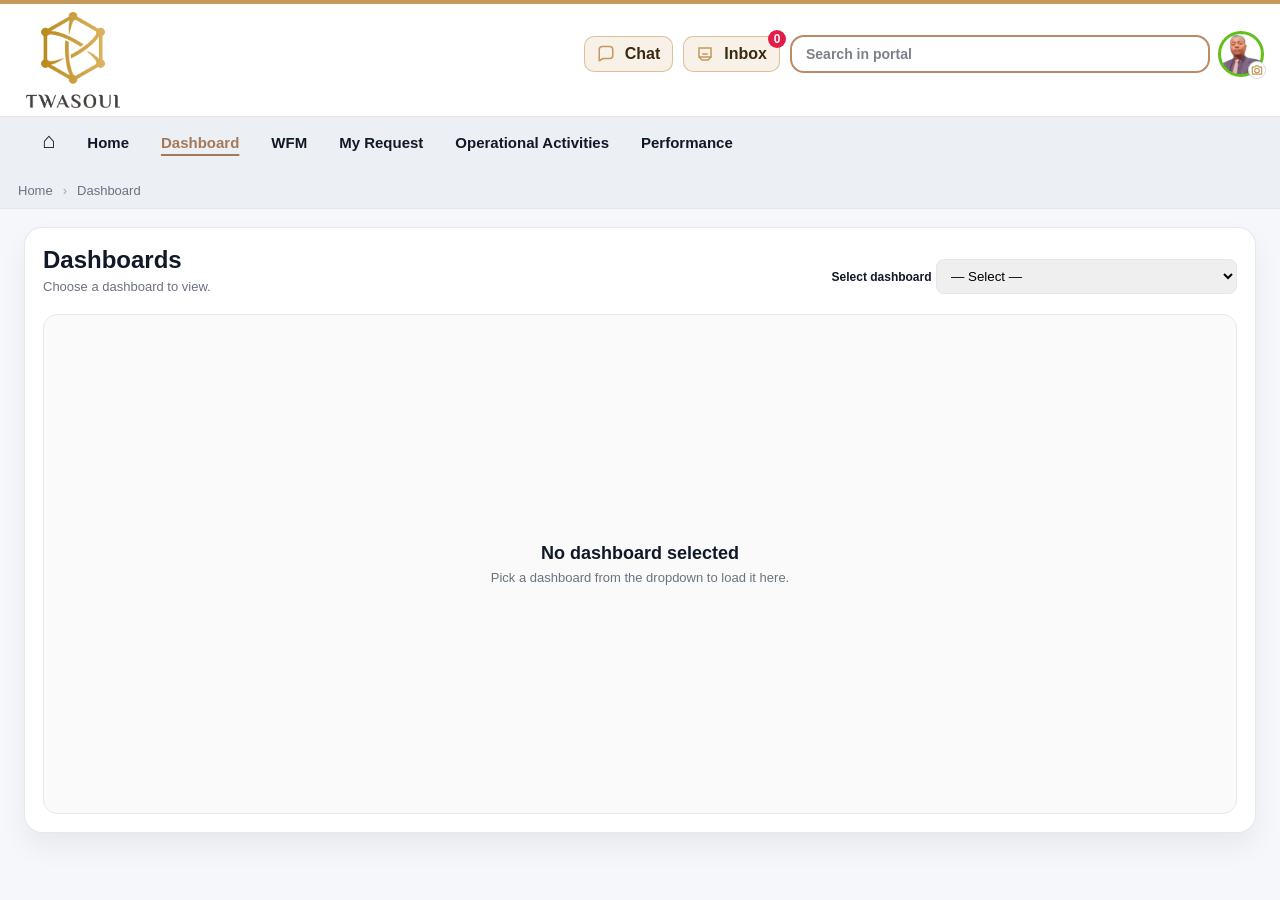
<file: dashboard/index.html>
<!DOCTYPE html>
<html lang="en">
<head>
  <meta charset="UTF-8" />
  <meta name="viewport" content="width=device-width, initial-scale=1.0" />
  <title>Dashboard | TWASOUL Workforce Portal</title>

  <link rel="stylesheet" href="../header.css" />
  <link rel="stylesheet" href="dashboard.css" />
</head>
<body>

  <header class="pp-header" role="banner">

    <div class="skip-to-content">
      <a href="#mainContent">Skip to main content</a>
    </div>

    <div class="pp-topwhite">
      <div class="pp-topwhite-inner">

        <a class="pp-brand" href="../home.html" aria-label="Home">
          <img
            class="pp-brand-logo"
            src="../assets/images/02.png"
            alt="TWASOUL"
            width="86"
            height="86"
          />
        </a>

        <div class="pp-topwhite-right" aria-label="Header actions">

          <div class="pp-pillbar" aria-label="Quick actions">
            <a class="pp-pill" href="#" aria-label="Chat">
              <span class="pp-pill-ico" aria-hidden="true">
                <svg width="18" height="18" viewBox="0 0 24 24" fill="none" aria-hidden="true">
                  <path d="M21 14a4 4 0 0 1-4 4H8l-5 3V6a4 4 0 0 1 4-4h10a4 4 0 0 1 4 4v8Z" stroke="currentColor" stroke-width="2" stroke-linejoin="round"/>
                </svg>
              </span>
              <span class="pp-pill-text">Chat</span>
            </a>

            <a class="pp-pill" href="#" aria-label="Inbox">
              <span class="pp-pill-ico" aria-hidden="true">
                <svg width="18" height="18" viewBox="0 0 24 24" fill="none" aria-hidden="true">
                  <path d="M4 4h16v12H4V4Z" stroke="currentColor" stroke-width="2"/>
                  <path d="M4 16l4 4h8l4-4" stroke="currentColor" stroke-width="2" stroke-linejoin="round"/>
                  <path d="M9 12h6" stroke="currentColor" stroke-width="2" stroke-linecap="round"/>
                </svg>
              </span>
              <span class="pp-pill-text">Inbox</span>
              <span class="pp-badge" aria-label="0 unread">0</span>
            </a>
          </div>

          <div class="pp-topwhite-search" aria-label="Search">
            <div class="pp-search-wrap">
              <input class="pp-search-input" type="search" placeholder="Search in portal" />
            </div>
          </div>

          <div class="pp-profile">
            <button
              type="button"
              class="pp-avatar-btn"
              id="ppAvatarBtn"
              aria-haspopup="dialog"
              aria-expanded="false"
              aria-controls="ppProfilePopover"
              title="Profile"
            >
              <img
                id="ppAvatarImg"
                class="pp-avatar-img"
                src="../assets/images/profile-avatar.png"
                alt="Profile"
                width="44"
                height="44"
              />

              <span class="pp-avatar-ring" aria-hidden="true"></span>

              <span class="pp-avatar-upload" aria-hidden="true" title="Change photo">
                <svg width="14" height="14" viewBox="0 0 24 24" fill="none">
                  <path d="M4 7h4l2-2h4l2 2h4v12H4V7Z" stroke="currentColor" stroke-width="2" stroke-linejoin="round"/>
                  <path d="M12 17a4 4 0 1 0 0-8 4 4 0 0 0 0 8Z" stroke="currentColor" stroke-width="2"/>
                </svg>
              </span>
            </button>

            <input id="ppAvatarFile" type="file" accept="image/*" class="pp-avatar-file" aria-hidden="true" />

            <div class="pp-popover" id="ppProfilePopover" role="dialog" aria-label="Profile menu" aria-hidden="true">
              <div class="pp-popover-top">
                <div class="pp-popover-photo">
                  <img
                    id="ppAvatarImgLarge"
                    src="../assets/images/profile-avatar.png"
                    alt="Profile photo"
                    class="pp-avatar-large"
                    width="82"
                    height="82"
                  />
                </div>

                <div class="pp-popover-meta">
                  <div class="pp-popover-name">Said Abdallah Othman</div>
                  <div class="pp-popover-sub">WFM</div>
                  <div class="pp-popover-sub2">Real Time Management Officer</div>

                  <div class="pp-popover-line">
                    <span class="pp-ico" aria-hidden="true">⌂</span>
                    <span>MOHRE-UAE</span>
                  </div>

                  <div class="pp-popover-line">
                    <span class="pp-ico" aria-hidden="true">📍</span>
                    <span>Aldhaid, Sharjah</span>
                  </div>
                </div>
              </div>

              <div class="pp-popover-mid">
                <div class="pp-lastlogin">
                  <div class="pp-lastlogin-label">Last Login:</div>
                  <div class="pp-lastlogin-value" id="ppNowTime">--</div>
                </div>

                <div class="pp-popover-box">
                  <span class="pp-quote" aria-hidden="true">“</span>
                  <span class="pp-popover-placeholder">What’s on your mind?</span>
                </div>

                <div class="pp-popover-row">
                  <div class="pp-popover-select">
                    <span class="pp-phone" aria-hidden="true">📞</span>
                    <span class="pp-select-text">Said Abdallah Othman_WebRTC</span>
                    <span class="pp-caret2" aria-hidden="true">▾</span>
                  </div>
                </div>

                <button type="button" class="pp-popover-btn">Activate Queues</button>
              </div>

              <div class="pp-popover-footer">
                <a href="#" class="pp-footlink">Preferences</a>
                <a href="#" class="pp-footlink">My Files</a>
                <a href="#" class="pp-footlink pp-footlink-danger">Logout</a>
              </div>
            </div>
          </div>

        </div>
      </div>
    </div>

    <div class="pp-navbar">
      <div class="pp-navbar-inner">

        <button
          type="button"
          class="pp-nav-toggle"
          aria-controls="ppNav"
          aria-expanded="false"
          title="Toggle Navigation"
        >
          <span class="sr-only">Toggle Navigation</span>
          <span class="pp-nav-toggle-bar"></span>
          <span class="pp-nav-toggle-bar"></span>
          <span class="pp-nav-toggle-bar"></span>
        </button>

        <div id="ppNav" class="pp-nav-collapse" aria-label="Main Navigation">
          <nav class="pp-menu" aria-label="Main Navigation">
            <ul class="pp-menu-root">
              <li class="pp-item">
                <a class="pp-link pp-home" href="../home.html" aria-label="Home">
                  <span class="pp-home-ico" aria-hidden="true">⌂</span>
                </a>
              </li>

              <li class="pp-item"><a class="pp-link" href="../home.html">Home</a></li>
              <li class="pp-item"><a class="pp-link is-active" href="./index.html">Dashboard</a></li>
              <li class="pp-item"><a class="pp-link" href="../wfm.html">WFM</a></li>
              <li class="pp-item"><a class="pp-link" href="../my-request.html">My Request</a></li>
              <li class="pp-item"><a class="pp-link" href="../operational-activities.html">Operational Activities</a></li>
              <li class="pp-item"><a class="pp-link" href="../performance.html">Performance</a></li>
            </ul>
          </nav>
        </div>

        <nav class="pp-crumbbar" id="ppHeaderCrumb" aria-label="Breadcrumb"></nav>

      </div>
    </div>
  </header>

  <main id="mainContent" class="page-main">
    <div id="dash-hub" class="dh-wrap">
      <div class="dh-head">
        <div class="dh-head-left">
          <h1 class="dh-title">Dashboards</h1>
          <p class="dh-sub">Choose a dashboard to view.</p>
        </div>

        <div class="dh-head-right">
          <label class="dh-label" for="dh-select">Select dashboard</label>
          <select id="dh-select" class="dh-select">
            <option value="" selected disabled>— Select —</option>
          </select>
        </div>
      </div>

      <div class="dh-stage">
        <div id="dh-placeholder" class="dh-placeholder">
          <div class="dh-ph-title">No dashboard selected</div>
          <div class="dh-ph-sub">Pick a dashboard from the dropdown to load it here.</div>
        </div>

        <div id="dh-loading" class="dh-loading" style="display:none;">
          <div class="dh-spinner" aria-hidden="true"></div>
          <div class="dh-ph-title">Loading dashboard</div>
          <div class="dh-ph-sub">Please wait while the selected dashboard is rendered.</div>
        </div>

        <div id="dh-coming" class="dh-coming" style="display:none;">
          <div class="dh-ph-title">Coming soon</div>
          <div id="dh-coming-sub" class="dh-ph-sub">This dashboard is not published yet.</div>
        </div>

        <div id="dh-error" class="dh-error" style="display:none;">
          <div class="dh-ph-title">Dashboard could not be displayed</div>
          <div id="dh-error-sub" class="dh-ph-sub">The selected dashboard page could not be loaded.</div>
        </div>

        <iframe
          id="dh-frame"
          class="dh-frame"
          title="Dashboard Viewer"
          loading="lazy"
          style="display:none;"
        ></iframe>
      </div>
    </div>
  </main>

  <script src="../header.js"></script>
<script src="dashboard.js"></script>

<script>
  (function () {
    const avatarBtn = document.getElementById("ppAvatarBtn");
    const pop = document.getElementById("ppProfilePopover");

    function closePop() {
      if (!pop || !avatarBtn) return;
      pop.classList.remove("is-open");
      pop.setAttribute("aria-hidden", "true");
      avatarBtn.setAttribute("aria-expanded", "false");
    }

    function openPop() {
      if (!pop || !avatarBtn) return;
      pop.classList.add("is-open");
      pop.setAttribute("aria-hidden", "false");
      avatarBtn.setAttribute("aria-expanded", "true");
    }

    if (avatarBtn && pop) {
      avatarBtn.addEventListener("click", function (ev) {
        ev.preventDefault();
        ev.stopPropagation();
        pop.classList.contains("is-open") ? closePop() : openPop();
      });

      document.addEventListener("click", function (ev) {
        if (!ev.target.closest(".pp-profile")) closePop();
      });

      document.addEventListener("keydown", function (ev) {
        if (ev.key === "Escape") closePop();
      });
    }
  })();
</script>
</body>
</html>
</file>
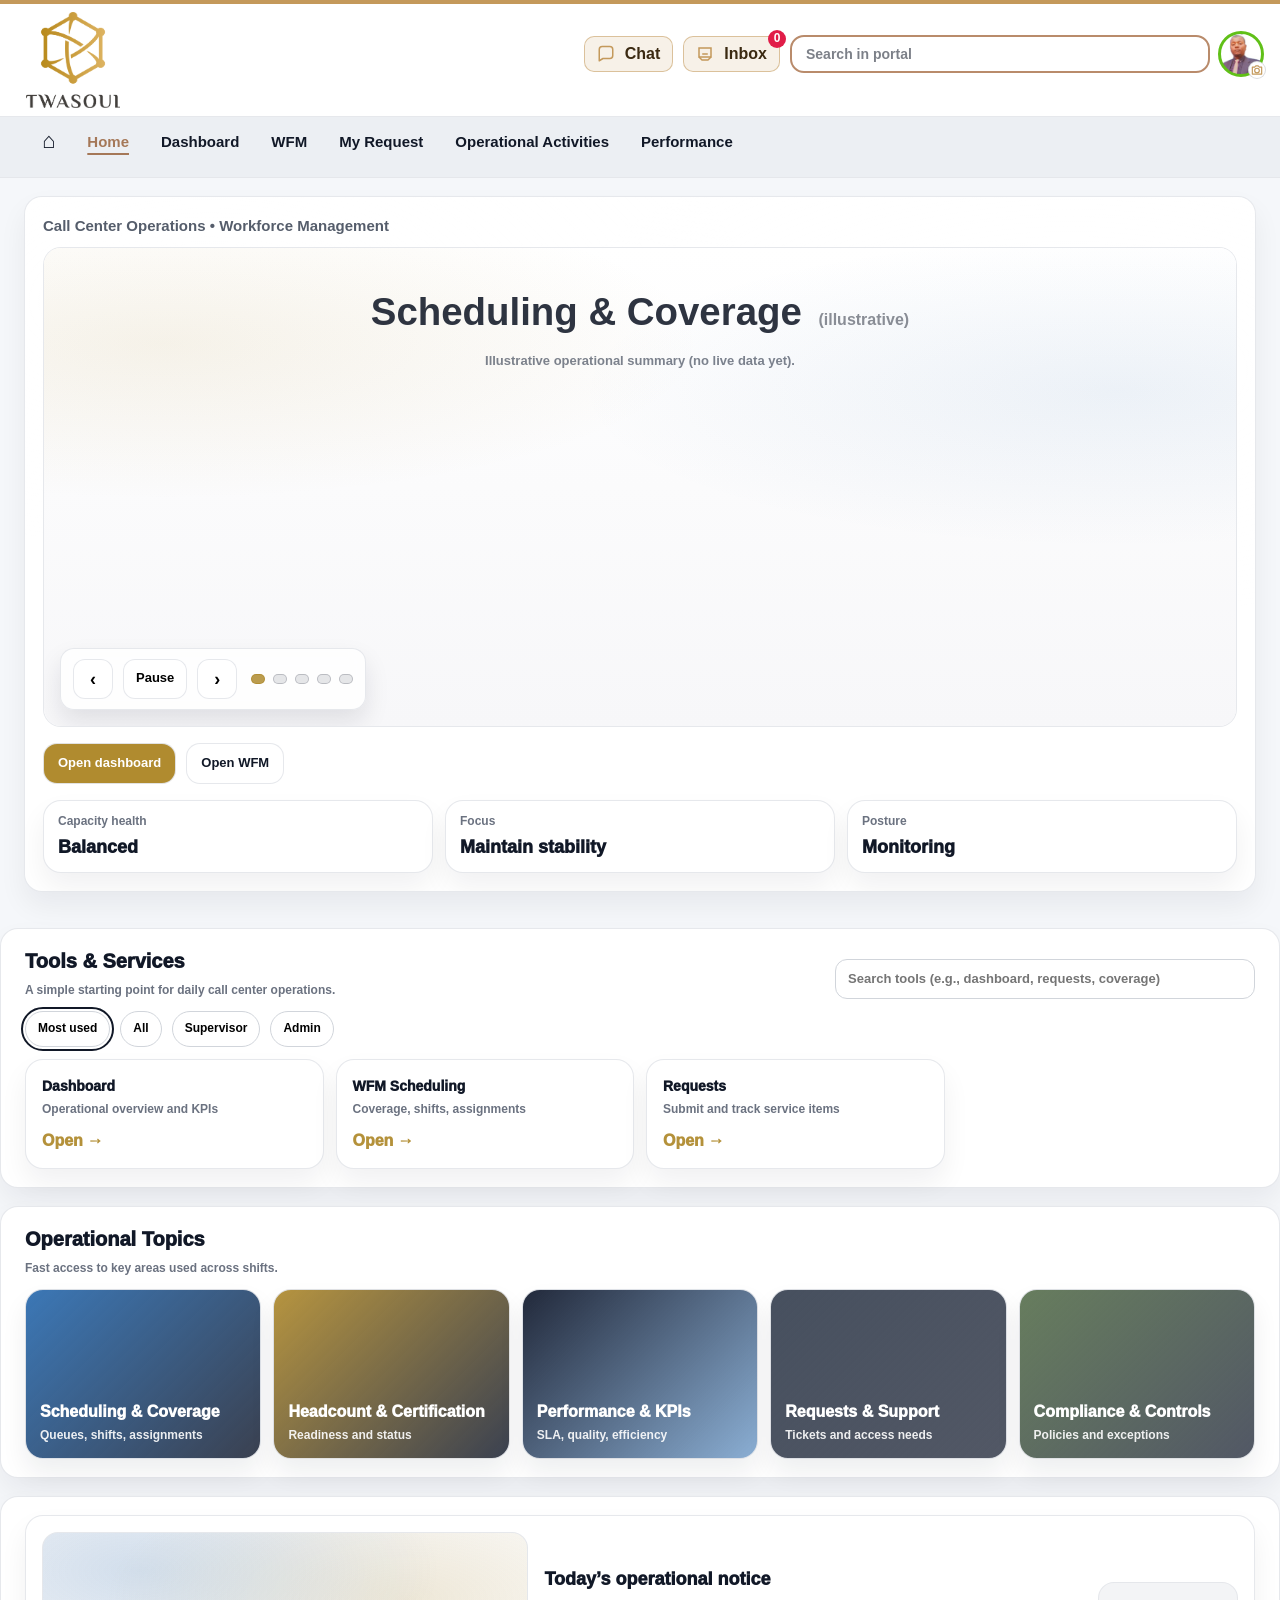
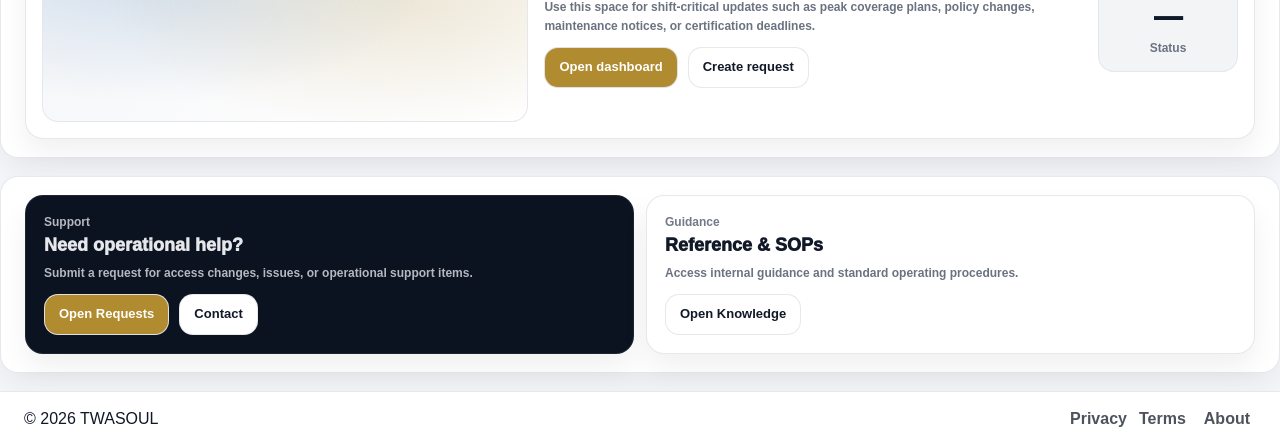
<file: home.html>
<!DOCTYPE html>
<html lang="en">
<head>
  <meta charset="UTF-8" />
  <meta name="viewport" content="width=device-width, initial-scale=1.0" />
  <title>TWASOUL Workforce Portal</title>

  <link rel="stylesheet" href="header.css" />
  <link rel="stylesheet" href="home.css" />
</head>
<body>

  <header class="pp-header" role="banner">

    <div class="skip-to-content">
      <a href="#mainContent">Skip to main content</a>
    </div>

    <div class="pp-topwhite">
      <div class="pp-topwhite-inner">

        <a class="pp-brand" href="home.html" aria-label="Home">
          <img
            class="pp-brand-logo"
            src="assets/images/02.png"
            alt="TWASOUL"
            width="86"
            height="86"
          />
        </a>

        <div class="pp-topwhite-right" aria-label="Header actions">

          <div class="pp-pillbar" aria-label="Quick actions">
            <a class="pp-pill" href="#" aria-label="Chat">
              <span class="pp-pill-ico" aria-hidden="true">
                <svg width="18" height="18" viewBox="0 0 24 24" fill="none" aria-hidden="true">
                  <path d="M21 14a4 4 0 0 1-4 4H8l-5 3V6a4 4 0 0 1 4-4h10a4 4 0 0 1 4 4v8Z" stroke="currentColor" stroke-width="2" stroke-linejoin="round"/>
                </svg>
              </span>
              <span class="pp-pill-text">Chat</span>
            </a>

            <a class="pp-pill" href="#" aria-label="Inbox">
              <span class="pp-pill-ico" aria-hidden="true">
                <svg width="18" height="18" viewBox="0 0 24 24" fill="none" aria-hidden="true">
                  <path d="M4 4h16v12H4V4Z" stroke="currentColor" stroke-width="2"/>
                  <path d="M4 16l4 4h8l4-4" stroke="currentColor" stroke-width="2" stroke-linejoin="round"/>
                  <path d="M9 12h6" stroke="currentColor" stroke-width="2" stroke-linecap="round"/>
                </svg>
              </span>
              <span class="pp-pill-text">Inbox</span>
              <span class="pp-badge" aria-label="0 unread">0</span>
            </a>
          </div>

          <div class="pp-topwhite-search" aria-label="Search">
            <div class="pp-search-wrap">
              <input class="pp-search-input" type="search" placeholder="Search in portal" />
            </div>
          </div>

          <div class="pp-profile">
            <button
              type="button"
              class="pp-avatar-btn"
              id="ppAvatarBtn"
              aria-haspopup="dialog"
              aria-expanded="false"
              aria-controls="ppProfilePopover"
              title="Profile"
            >
              <img
                id="ppAvatarImg"
                class="pp-avatar-img"
                src="assets/images/profile-avatar.png"
                alt="Profile"
                width="44"
                height="44"
              />

              <span class="pp-avatar-ring" aria-hidden="true"></span>

              <span class="pp-avatar-upload" aria-hidden="true" title="Change photo">
                <svg width="14" height="14" viewBox="0 0 24 24" fill="none">
                  <path d="M4 7h4l2-2h4l2 2h4v12H4V7Z" stroke="currentColor" stroke-width="2" stroke-linejoin="round"/>
                  <path d="M12 17a4 4 0 1 0 0-8 4 4 0 0 0 0 8Z" stroke="currentColor" stroke-width="2"/>
                </svg>
              </span>
            </button>

            <input id="ppAvatarFile" type="file" accept="image/*" class="pp-avatar-file" aria-hidden="true" />

            <div class="pp-popover" id="ppProfilePopover" role="dialog" aria-label="Profile menu" aria-hidden="true">
              <div class="pp-popover-top">
                <div class="pp-popover-photo">
                  <img
                    id="ppAvatarImgLarge"
                    src="assets/images/profile-avatar.png"
                    alt="Profile photo"
                    class="pp-avatar-large"
                    width="82"
                    height="82"
                  />
                </div>

                <div class="pp-popover-meta">
                  <div class="pp-popover-name">Said Abdallah Othman</div>
                  <div class="pp-popover-sub">WFM</div>
                  <div class="pp-popover-sub2">Real Time Management Officer</div>

                  <div class="pp-popover-line">
                    <span class="pp-ico" aria-hidden="true">⌂</span>
                    <span>MOHRE-UAE</span>
                  </div>

                  <div class="pp-popover-line">
                    <span class="pp-ico" aria-hidden="true">📍</span>
                    <span>Aldhaid, Sharjah</span>
                  </div>
                </div>
              </div>

              <div class="pp-popover-mid">
                <div class="pp-lastlogin">
                  <div class="pp-lastlogin-label">Last Login:</div>
                  <div class="pp-lastlogin-value" id="ppNowTime">--</div>
                </div>

                <div class="pp-popover-box">
                  <span class="pp-quote" aria-hidden="true">“</span>
                  <span class="pp-popover-placeholder">What’s on your mind?</span>
                </div>

                <div class="pp-popover-row">
                  <div class="pp-popover-select">
                    <span class="pp-phone" aria-hidden="true">📞</span>
                    <span class="pp-select-text">Said Abdallah Othman_WebRTC</span>
                    <span class="pp-caret2" aria-hidden="true">▾</span>
                  </div>
                </div>

                <button type="button" class="pp-popover-btn">Activate Queues</button>
              </div>
              <div class="pp-popover-footer">
                <a href="#" class="pp-footlink">Preferences</a>
                <a href="#" class="pp-footlink">My Files</a>
                <a href="#" class="pp-footlink pp-footlink-danger">Logout</a>
              </div>
            </div>
          </div>

        </div>
      </div>
    </div>

    <div class="pp-navbar">
      <div class="pp-navbar-inner">

        <button
          type="button"
          class="pp-nav-toggle"
          aria-controls="ppNav"
          aria-expanded="false"
          title="Toggle Navigation"
        >
          <span class="sr-only">Toggle Navigation</span>
          <span class="pp-nav-toggle-bar"></span>
          <span class="pp-nav-toggle-bar"></span>
          <span class="pp-nav-toggle-bar"></span>
        </button>

        <div id="ppNav" class="pp-nav-collapse" aria-label="Main Navigation">
          <nav class="pp-menu" aria-label="Main Navigation">
            <ul class="pp-menu-root">
              <li class="pp-item">
                <a class="pp-link pp-home" href="home.html" aria-label="Home">
                  <span class="pp-home-ico" aria-hidden="true">⌂</span>
                </a>
              </li>

              <li class="pp-item"><a class="pp-link is-active" href="home.html">Home</a></li>
              <li class="pp-item"><a class="pp-link" href="dashboard/index.html">Dashboard</a></li>
              <li class="pp-item"><a class="pp-link" href="wfm.html">WFM</a></li>
              <li class="pp-item"><a class="pp-link" href="my-request.html">My Request</a></li>
              <li class="pp-item"><a class="pp-link" href="operational-activities.html">Operational Activities</a></li>
              <li class="pp-item"><a class="pp-link" href="performance.html">Performance</a></li>
            </ul>
          </nav>
        </div>

        <nav class="pp-crumbbar" id="ppHeaderCrumb" aria-label="Breadcrumb"></nav>

      </div>
    </div>
  </header>

  <main id="mainContent">
    <div id="wfm-home" class="wfm-home">
      <section class="wfm-hero">
        <div class="wfm-shell">
          <div class="wfm-hero-card">
            <div class="wfm-hero-bg" aria-hidden="true"></div>

            <div class="wfm-brandline">
              <div class="wfm-eyebrow">Call Center Operations • Workforce Management</div>
            </div>

            <div id="wfm-report-placeholder" class="wfm-report-placeholder" aria-label="Executive summary carousel">
              <div class="wfm-report-layers" aria-hidden="true">
                <div class="wfm-report-layer is-active">
                  <div class="wfm-report-bg"></div>
                </div>
                <div class="wfm-report-layer is-next">
                  <div class="wfm-report-bg"></div>
                </div>
              </div>

              <div class="wfm-report-content" aria-live="polite">
                <div class="wfm-report-text-layers">
                  <div class="wfm-report-text-layer is-active">
                    <h2 id="wfm-slide-title" class="wfm-report-title">
                      Scheduling &amp; Coverage
                      <span>(illustrative)</span>
                    </h2>
                    <p id="wfm-slide-note" class="wfm-report-note">
                      Illustrative operational summary (no live data yet).
                    </p>
                  </div>
                </div>
              </div>

              <div class="wfm-overlay-controls" aria-label="Carousel controls">
                <button type="button" id="wfm-prev" class="wfm-ctrl" aria-label="Previous">‹</button>
                <button type="button" id="wfm-pause" class="wfm-ctrl wfm-ctrl-pause" aria-pressed="false">Pause</button>
                <button type="button" id="wfm-next" class="wfm-ctrl" aria-label="Next">›</button>

                <div class="wfm-dots" role="tablist" aria-label="Operational topics">
                  <button type="button" class="wfm-dot is-active" data-slide="0" aria-label="Slide 1"></button>
                  <button type="button" class="wfm-dot" data-slide="1" aria-label="Slide 2"></button>
                  <button type="button" class="wfm-dot" data-slide="2" aria-label="Slide 3"></button>
                  <button type="button" class="wfm-dot" data-slide="3" aria-label="Slide 4"></button>
                  <button type="button" class="wfm-dot" data-slide="4" aria-label="Slide 5"></button>
                </div>
              </div>
            </div>

            <div class="wfm-actions" aria-label="Quick actions">
              <a id="wfm-primary-cta" href="dashboard/index.html" class="wfm-btn wfm-btn-primary">Open dashboard</a>
              <a id="wfm-secondary-cta" href="#" class="wfm-btn wfm-btn-secondary">Open WFM</a>
            </div>

            <div class="wfm-kpirow" aria-label="Operational snapshot">
              <div class="wfm-kpi">
                <div id="wfm-kpi-1-label" class="wfm-kpi-label">Capacity health</div>
                <div id="wfm-kpi-1-value" class="wfm-kpi-value">Balanced</div>
              </div>
              <div class="wfm-kpi">
                <div id="wfm-kpi-2-label" class="wfm-kpi-label">Focus</div>
                <div id="wfm-kpi-2-value" class="wfm-kpi-value">Maintain stability</div>
              </div>
              <div class="wfm-kpi">
                <div id="wfm-kpi-3-label" class="wfm-kpi-label">Posture</div>
                <div id="wfm-kpi-3-value" class="wfm-kpi-value">Monitoring</div>
              </div>
            </div>
          </div>
        </div>
      </section>

      <section class="wfm-section">
        <div class="wfm-shell">
          <div class="wfm-section-head">
            <div>
              <h2 class="wfm-section-title">Tools &amp; Services</h2>
              <p class="wfm-section-sub">A simple starting point for daily call center operations.</p>
            </div>
            <div class="wfm-search">
              <input id="wfm-search" type="text" placeholder="Search tools (e.g., dashboard, requests, coverage)" />
            </div>
          </div>

          <div class="wfm-tabs" role="tablist" aria-label="Tool categories">
            <button type="button" class="wfm-tab is-active" data-tab="most">Most used</button>
            <button type="button" class="wfm-tab" data-tab="all">All</button>
            <button type="button" class="wfm-tab" data-tab="supervisor">Supervisor</button>
            <button type="button" class="wfm-tab" data-tab="admin">Admin</button>
          </div>

          <div id="wfm-cards" class="wfm-cards">
            <a href="dashboard/index.html" class="wfm-tool" data-group="most all" data-keywords="dashboard overview kpi insights reports">
              <div class="wfm-tool-title">Dashboard</div>
              <div class="wfm-tool-sub">Operational overview and KPIs</div>
              <div class="wfm-tool-cta">Open →</div>
            </a>

            <a href="#" class="wfm-tool" data-group="most all" data-keywords="wfm scheduling coverage shifts assignments">
              <div class="wfm-tool-title">WFM Scheduling</div>
              <div class="wfm-tool-sub">Coverage, shifts, assignments</div>
              <div class="wfm-tool-cta">Open →</div>
            </a>

            <a href="#" class="wfm-tool" data-group="most all" data-keywords="requests support ticket access approvals">
              <div class="wfm-tool-title">Requests</div>
              <div class="wfm-tool-sub">Submit and track service items</div>
              <div class="wfm-tool-cta">Open →</div>
            </a>

            <a href="#" class="wfm-tool" data-group="all supervisor" data-keywords="reports exports analytics trends">
              <div class="wfm-tool-title">Reports</div>
              <div class="wfm-tool-sub">Exports and operational analytics</div>
              <div class="wfm-tool-cta">Open →</div>
            </a>

            <a href="#" class="wfm-tool" data-group="all supervisor" data-keywords="headcount certification readiness staffing">
              <div class="wfm-tool-title">Headcount</div>
              <div class="wfm-tool-sub">Readiness &amp; certification status</div>
              <div class="wfm-tool-cta">Open →</div>
            </a>

            <a href="#" class="wfm-tool" data-group="all admin" data-keywords="compliance controls governance audit policy">
              <div class="wfm-tool-title">Compliance</div>
              <div class="wfm-tool-sub">Controls, policies, exceptions</div>
              <div class="wfm-tool-cta">Open →</div>
            </a>

            <a href="#" class="wfm-tool" data-group="all supervisor" data-keywords="performance kpi sla quality efficiency">
              <div class="wfm-tool-title">Performance</div>
              <div class="wfm-tool-sub">SLA, quality, efficiency</div>
              <div class="wfm-tool-cta">Open →</div>
            </a>

            <a href="#" class="wfm-tool" data-group="all admin" data-keywords="admin configuration roles permissions settings">
              <div class="wfm-tool-title">Admin</div>
              <div class="wfm-tool-sub">Roles, permissions, configuration</div>
              <div class="wfm-tool-cta">Open →</div>
            </a>
          </div>
        </div>
      </section>

      <section class="wfm-section">
        <div class="wfm-shell">
          <div class="wfm-section-head">
            <div>
              <h2 class="wfm-section-title">Operational Topics</h2>
              <p class="wfm-section-sub">Fast access to key areas used across shifts.</p>
            </div>
          </div>

          <div class="wfm-topics">
            <a href="#" class="wfm-topic tone-blue">
              <div class="wfm-topic-title">Scheduling &amp; Coverage</div>
              <div class="wfm-topic-sub">Queues, shifts, assignments</div>
            </a>

            <a href="#" class="wfm-topic tone-gold">
              <div class="wfm-topic-title">Headcount &amp; Certification</div>
              <div class="wfm-topic-sub">Readiness and status</div>
            </a>

            <a href="#" class="wfm-topic tone-ink">
              <div class="wfm-topic-title">Performance &amp; KPIs</div>
              <div class="wfm-topic-sub">SLA, quality, efficiency</div>
            </a>

            <a href="#" class="wfm-topic tone-slate">
              <div class="wfm-topic-title">Requests &amp; Support</div>
              <div class="wfm-topic-sub">Tickets and access needs</div>
            </a>

            <a href="#" class="wfm-topic tone-olive">
              <div class="wfm-topic-title">Compliance &amp; Controls</div>
              <div class="wfm-topic-sub">Policies and exceptions</div>
            </a>
          </div>
        </div>
      </section>

      <section class="wfm-section">
        <div class="wfm-shell">
          <div class="wfm-feature">
            <div class="wfm-feature-media" aria-hidden="true"></div>

            <div>
              <h3 class="wfm-feature-title">Today’s operational notice</h3>
              <p class="wfm-feature-text">
                Use this space for shift-critical updates such as peak coverage plans,
                policy changes, maintenance notices, or certification deadlines.
              </p>

              <div class="wfm-feature-actions">
                <a href="dashboard/index.html" class="wfm-btn wfm-btn-primary">Open dashboard</a>
                <a href="#" class="wfm-btn wfm-btn-secondary">Create request</a>
              </div>
            </div>

            <div class="wfm-feature-badge">
              <div class="wfm-badge-num">—</div>
              <div class="wfm-badge-sub">Status</div>
            </div>
          </div>
        </div>
      </section>

      <section class="wfm-section">
        <div class="wfm-shell">
          <div class="wfm-utility">
            <div class="wfm-utility-card wfm-utility-dark">
              <div class="wfm-utility-kicker">Support</div>
              <div class="wfm-utility-title">Need operational help?</div>
              <div class="wfm-utility-sub">
                Submit a request for access changes, issues, or operational support items.
              </div>
              <div class="wfm-utility-actions">
                <a href="#" class="wfm-btn wfm-btn-primary">Open Requests</a>
                <a href="#" class="wfm-btn wfm-btn-secondary">Contact</a>
              </div>
            </div>

            <div class="wfm-utility-card">
              <div class="wfm-utility-kicker">Guidance</div>
              <div class="wfm-utility-title">Reference &amp; SOPs</div>
              <div class="wfm-utility-sub">
                Access internal guidance and standard operating procedures.
              </div>
              <div class="wfm-utility-actions">
                <a href="#" class="wfm-btn wfm-btn-secondary">Open Knowledge</a>
              </div>
            </div>
          </div>
        </div>
      </section>

      <footer class="wfm-footer" role="contentinfo">
        <div>© <span id="wfm-year"></span> TWASOUL</div>
        <div class="wfm-footer-links">
          <a href="#">Privacy</a>
          <a href="#">Terms</a>
          <button type="button" id="wfm-about-footer" class="wfm-footbtn">About</button>
        </div>
      </footer>

      <div id="wfm-modal" class="wfm-modal" aria-hidden="true">
        <div class="wfm-modal-card" role="dialog" aria-modal="true" aria-labelledby="wfm-modal-title">
          <div class="wfm-modal-head">
            <div>
              <div id="wfm-modal-title" class="wfm-modal-title">About TWASOUL Workforce Portal</div>
              <div class="wfm-modal-sub">Internal access for call center workforce operations</div>
            </div>
            <button id="wfm-modal-close" type="button" class="wfm-modal-close" aria-label="Close">✕</button>
          </div>

          <div class="wfm-modal-body">
            <ul class="wfm-bullets">
              <li>Use this portal for workforce scheduling, insights, and operational requests.</li>
              <li>Some areas require specific permissions depending on your role.</li>
              <li>For support, submit a request or follow your internal escalation process.</li>
            </ul>
          </div>
        </div>
      </div>
    </div>
  </main>

  <script src="header.js"></script>
  <script src="home.js"></script>
</body>
</html>
</file>
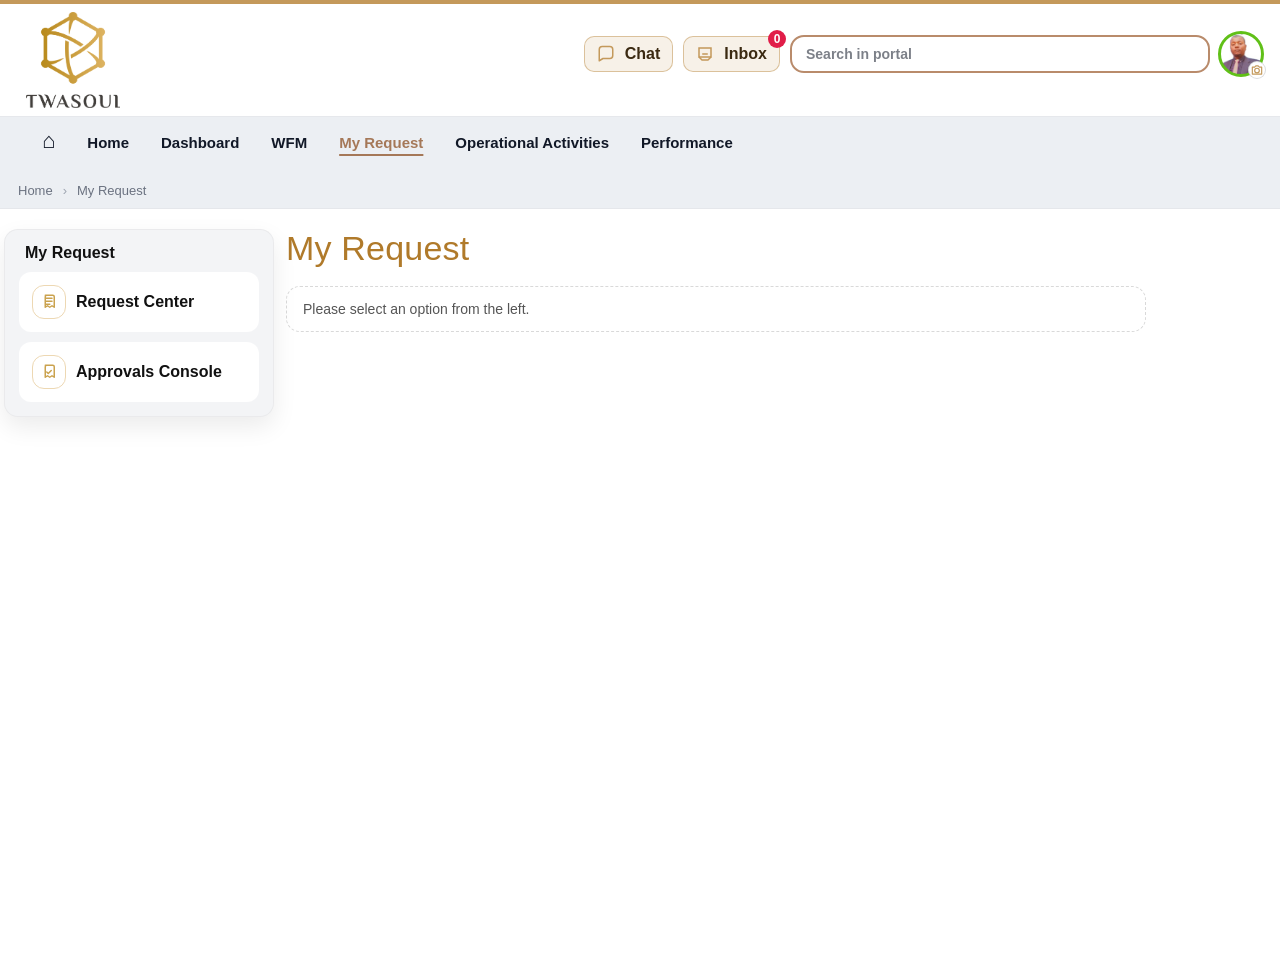
<file: my-request.html>
<!DOCTYPE html>
<html lang="en">
<head>
  <meta charset="UTF-8" />
  <meta name="viewport" content="width=device-width, initial-scale=1.0" />
  <title>My Request | TWASOUL Workforce Portal</title>

  <link rel="stylesheet" href="header.css" />
  <link rel="stylesheet" href="my-request.css" />
</head>
<body>

  <header class="pp-header" role="banner">

    <div class="skip-to-content">
      <a href="#mainContent">Skip to main content</a>
    </div>

    <div class="pp-topwhite">
      <div class="pp-topwhite-inner">

        <a class="pp-brand" href="home.html" aria-label="Home">
          <img
            class="pp-brand-logo"
            src="assets/images/02.png"
            alt="TWASOUL"
            width="86"
            height="86"
          />
        </a>

        <div class="pp-topwhite-right" aria-label="Header actions">

          <div class="pp-pillbar" aria-label="Quick actions">
            <a class="pp-pill" href="#" aria-label="Chat">
              <span class="pp-pill-ico" aria-hidden="true">
                <svg width="18" height="18" viewBox="0 0 24 24" fill="none" aria-hidden="true">
                  <path d="M21 14a4 4 0 0 1-4 4H8l-5 3V6a4 4 0 0 1 4-4h10a4 4 0 0 1 4 4v8Z" stroke="currentColor" stroke-width="2" stroke-linejoin="round"/>
                </svg>
              </span>
              <span class="pp-pill-text">Chat</span>
            </a>

            <a class="pp-pill" href="#" aria-label="Inbox">
              <span class="pp-pill-ico" aria-hidden="true">
                <svg width="18" height="18" viewBox="0 0 24 24" fill="none" aria-hidden="true">
                  <path d="M4 4h16v12H4V4Z" stroke="currentColor" stroke-width="2"/>
                  <path d="M4 16l4 4h8l4-4" stroke="currentColor" stroke-width="2" stroke-linejoin="round"/>
                  <path d="M9 12h6" stroke="currentColor" stroke-width="2" stroke-linecap="round"/>
                </svg>
              </span>
              <span class="pp-pill-text">Inbox</span>
              <span class="pp-badge" aria-label="0 unread">0</span>
            </a>
          </div>

          <div class="pp-topwhite-search" aria-label="Search">
            <div class="pp-search-wrap">
              <input class="pp-search-input" type="search" placeholder="Search in portal" />
            </div>
          </div>

          <div class="pp-profile">
            <button
              type="button"
              class="pp-avatar-btn"
              id="ppAvatarBtn"
              aria-haspopup="dialog"
              aria-expanded="false"
              aria-controls="ppProfilePopover"
              title="Profile"
            >
              <img
                id="ppAvatarImg"
                class="pp-avatar-img"
                src="assets/images/profile-avatar.png"
                alt="Profile"
                width="44"
                height="44"
              />

              <span class="pp-avatar-ring" aria-hidden="true"></span>

              <span class="pp-avatar-upload" aria-hidden="true" title="Change photo">
                <svg width="14" height="14" viewBox="0 0 24 24" fill="none">
                  <path d="M4 7h4l2-2h4l2 2h4v12H4V7Z" stroke="currentColor" stroke-width="2" stroke-linejoin="round"/>
                  <path d="M12 17a4 4 0 1 0 0-8 4 4 0 0 0 0 8Z" stroke="currentColor" stroke-width="2"/>
                </svg>
              </span>
            </button>

            <input id="ppAvatarFile" type="file" accept="image/*" class="pp-avatar-file" aria-hidden="true" />

            <div class="pp-popover" id="ppProfilePopover" role="dialog" aria-label="Profile menu" aria-hidden="true">
              <div class="pp-popover-top">
                <div class="pp-popover-photo">
                  <img
                    id="ppAvatarImgLarge"
                    src="assets/images/profile-avatar.png"
                    alt="Profile photo"
                    class="pp-avatar-large"
                    width="82"
                    height="82"
                  />
                </div>

                <div class="pp-popover-meta">
                  <div class="pp-popover-name">Said Abdallah Othman</div>
                  <div class="pp-popover-sub">WFM</div>
                  <div class="pp-popover-sub2">Real Time Management Officer</div>

                  <div class="pp-popover-line">
                    <span class="pp-ico" aria-hidden="true">⌂</span>
                    <span>MOHRE-UAE</span>
                  </div>

                  <div class="pp-popover-line">
                    <span class="pp-ico" aria-hidden="true">📍</span>
                    <span>Aldhaid, Sharjah</span>
                  </div>
                </div>
              </div>

              <div class="pp-popover-mid">
                <div class="pp-lastlogin">
                  <div class="pp-lastlogin-label">Last Login:</div>
                  <div class="pp-lastlogin-value" id="ppNowTime">--</div>
                </div>

                <div class="pp-popover-box">
                  <span class="pp-quote" aria-hidden="true">“</span>
                  <span class="pp-popover-placeholder">What’s on your mind?</span>
                </div>

                <div class="pp-popover-row">
                  <div class="pp-popover-select">
                    <span class="pp-phone" aria-hidden="true">📞</span>
                    <span class="pp-select-text">Said Abdallah Othman_WebRTC</span>
                    <span class="pp-caret2" aria-hidden="true">▾</span>
                  </div>
                </div>

                <button type="button" class="pp-popover-btn">Activate Queues</button>
              </div>

              <div class="pp-popover-footer">
                <a href="#" class="pp-footlink">Preferences</a>
                <a href="#" class="pp-footlink">My Files</a>
                <a href="#" class="pp-footlink pp-footlink-danger">Logout</a>
              </div>
            </div>
          </div>

        </div>
      </div>
    </div>

    <div class="pp-navbar">
      <div class="pp-navbar-inner">

        <button
          type="button"
          class="pp-nav-toggle"
          aria-controls="ppNav"
          aria-expanded="false"
          title="Toggle Navigation"
        >
          <span class="sr-only">Toggle Navigation</span>
          <span class="pp-nav-toggle-bar"></span>
          <span class="pp-nav-toggle-bar"></span>
          <span class="pp-nav-toggle-bar"></span>
        </button>

        <div id="ppNav" class="pp-nav-collapse" aria-label="Main Navigation">
          <nav class="pp-menu" aria-label="Main Navigation">
            <ul class="pp-menu-root">
              <li class="pp-item">
                <a class="pp-link pp-home" href="home.html" aria-label="Home">
                  <span class="pp-home-ico" aria-hidden="true">⌂</span>
                </a>
              </li>

              <li class="pp-item"><a class="pp-link" href="home.html">Home</a></li>
              <li class="pp-item"><a class="pp-link" href="dashboard/index.html">Dashboard</a></li>
              <li class="pp-item"><a class="pp-link" href="wfm.html">WFM</a></li>
              <li class="pp-item"><a class="pp-link is-active" href="my-request.html">My Request</a></li>
              <li class="pp-item"><a class="pp-link" href="operational-activities.html">Operational Activities</a></li>
              <li class="pp-item"><a class="pp-link" href="performance.html">Performance</a></li>
            </ul>
          </nav>
        </div>

        <nav class="pp-crumbbar" aria-label="Breadcrumb">
          <a href="home.html">Home</a>
          <span class="pp-crumb-sep">›</span>
          <span>My Request</span>
        </nav>

      </div>
    </div>
  </header>

  <main id="mainContent" class="page-main">
    <div class="mr-wrap">
      <div class="mr-container">

        <div class="mr-grid">
          <aside class="mr-side" aria-label="My Request navigation">
            <div class="mr-side-title">My Request</div>

            <div class="mr-nav" id="mrNav">
              <a href="my-request.html?section=request-center" data-key="request-center">
                <span class="mr-ico" aria-hidden="true">
                  <svg viewBox="0 0 24 24">
                    <path d="M8 7h8"></path>
                    <path d="M8 11h8"></path>
                    <path d="M8 15h5"></path>
                    <path d="M7 3h10a2 2 0 0 1 2 2v14l-3-2-3 2-3-2-3 2V5a2 2 0 0 1 2-2z"></path>
                  </svg>
                </span>
                <span>Request Center</span>
              </a>

              <a href="my-request.html?section=approvals-console" data-key="approvals-console">
                <span class="mr-ico" aria-hidden="true">
                  <svg viewBox="0 0 24 24">
                    <path d="M9 12l2 2 4-4"></path>
                    <path d="M7 3h10a2 2 0 0 1 2 2v14l-3-2-3 2-3-2-3 2V5a2 2 0 0 1 2-2z"></path>
                  </svg>
                </span>
                <span>Approvals Console</span>
              </a>
            </div>
          </aside>

          <section class="mr-main">
            <h1 class="mr-title" id="mrTitle">My Request</h1>

            <div class="mr-panel">
              <div class="mr-blank" id="mrBlank">
                Please select an option from the left.
              </div>
            </div>
          </section>
        </div>

      </div>
    </div>
  </main>

  <script src="header.js"></script>
  <script src="my-request.js"></script>
</body>
</html>
</file>
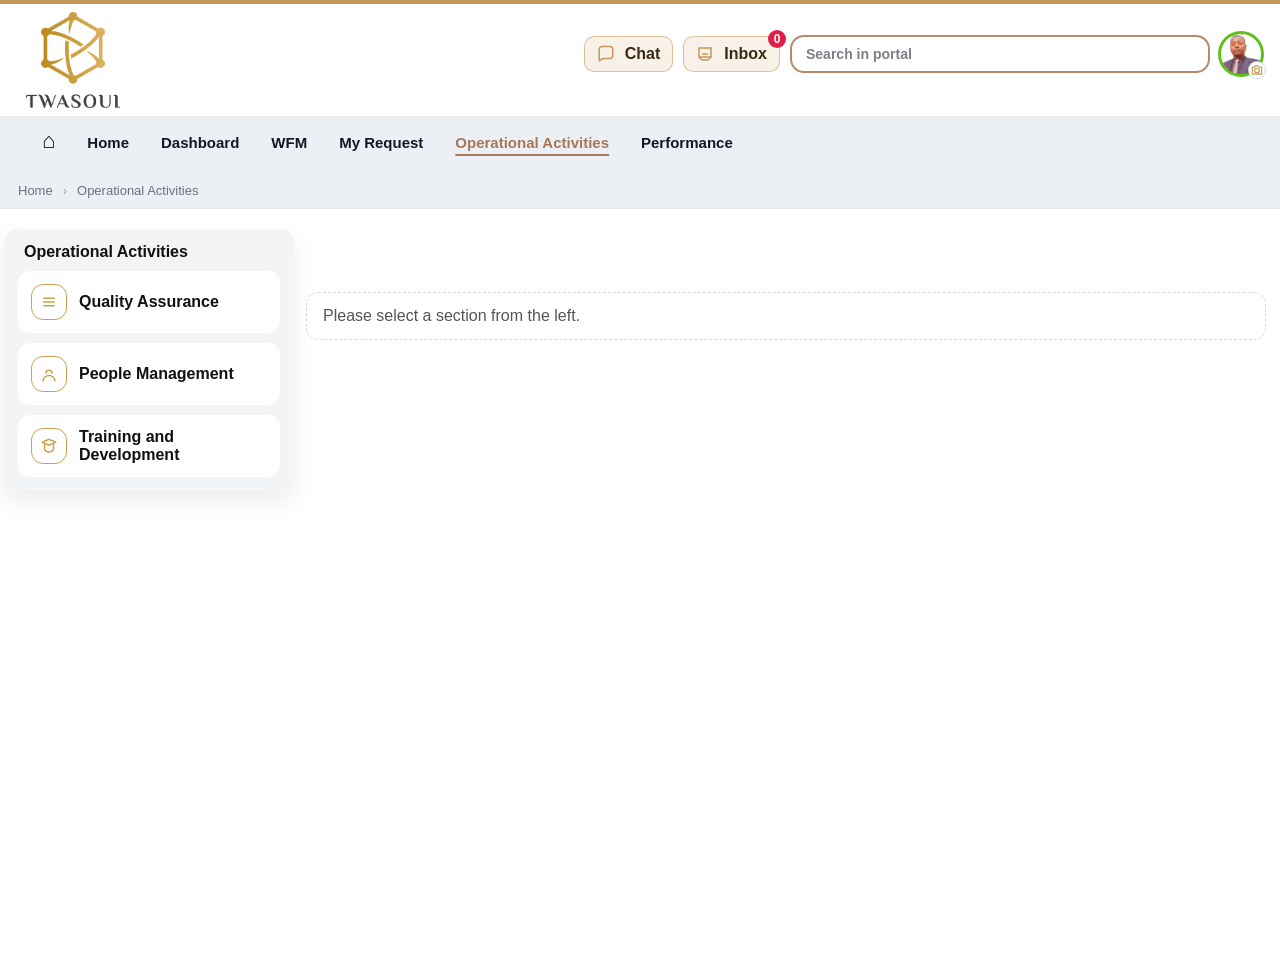
<file: operational-activities.html>
<!DOCTYPE html>
<html lang="en">
<head>
  <meta charset="UTF-8" />
  <meta name="viewport" content="width=device-width, initial-scale=1.0" />
  <title>Operational Activities | TWASOUL Workforce Portal</title>

  <link rel="stylesheet" href="header.css" />
  <link rel="stylesheet" href="operational-activities.css" />
</head>
<body>

  <header class="pp-header" role="banner">

    <div class="skip-to-content">
      <a href="#mainContent">Skip to main content</a>
    </div>

    <div class="pp-topwhite">
      <div class="pp-topwhite-inner">

        <a class="pp-brand" href="home.html" aria-label="Home">
          <img
            class="pp-brand-logo"
            src="assets/images/02.png"
            alt="TWASOUL"
            width="86"
            height="86"
          />
        </a>

        <div class="pp-topwhite-right" aria-label="Header actions">

          <div class="pp-pillbar" aria-label="Quick actions">
            <a class="pp-pill" href="#" aria-label="Chat">
              <span class="pp-pill-ico" aria-hidden="true">
                <svg width="18" height="18" viewBox="0 0 24 24" fill="none" aria-hidden="true">
                  <path d="M21 14a4 4 0 0 1-4 4H8l-5 3V6a4 4 0 0 1 4-4h10a4 4 0 0 1 4 4v8Z" stroke="currentColor" stroke-width="2" stroke-linejoin="round"/>
                </svg>
              </span>
              <span class="pp-pill-text">Chat</span>
            </a>

            <a class="pp-pill" href="#" aria-label="Inbox">
              <span class="pp-pill-ico" aria-hidden="true">
                <svg width="18" height="18" viewBox="0 0 24 24" fill="none" aria-hidden="true">
                  <path d="M4 4h16v12H4V4Z" stroke="currentColor" stroke-width="2"/>
                  <path d="M4 16l4 4h8l4-4" stroke="currentColor" stroke-width="2" stroke-linejoin="round"/>
                  <path d="M9 12h6" stroke="currentColor" stroke-width="2" stroke-linecap="round"/>
                </svg>
              </span>
              <span class="pp-pill-text">Inbox</span>
              <span class="pp-badge" aria-label="0 unread">0</span>
            </a>
          </div>

          <div class="pp-topwhite-search" aria-label="Search">
            <div class="pp-search-wrap">
              <input class="pp-search-input" type="search" placeholder="Search in portal" />
            </div>
          </div>

          <div class="pp-profile">
            <button
              type="button"
              class="pp-avatar-btn"
              id="ppAvatarBtn"
              aria-haspopup="dialog"
              aria-expanded="false"
              aria-controls="ppProfilePopover"
              title="Profile"
            >
              <img
                id="ppAvatarImg"
                class="pp-avatar-img"
                src="assets/images/profile-avatar.png"
                alt="Profile"
                width="44"
                height="44"
              />

              <span class="pp-avatar-ring" aria-hidden="true"></span>

              <span class="pp-avatar-upload" aria-hidden="true" title="Change photo">
                <svg width="14" height="14" viewBox="0 0 24 24" fill="none">
                  <path d="M4 7h4l2-2h4l2 2h4v12H4V7Z" stroke="currentColor" stroke-width="2" stroke-linejoin="round"/>
                  <path d="M12 17a4 4 0 1 0 0-8 4 4 0 0 0 0 8Z" stroke="currentColor" stroke-width="2"/>
                </svg>
              </span>
            </button>

            <input id="ppAvatarFile" type="file" accept="image/*" class="pp-avatar-file" aria-hidden="true" />

            <div class="pp-popover" id="ppProfilePopover" role="dialog" aria-label="Profile menu" aria-hidden="true">
              <div class="pp-popover-top">
                <div class="pp-popover-photo">
                  <img
                    id="ppAvatarImgLarge"
                    src="assets/images/profile-avatar.png"
                    alt="Profile photo"
                    class="pp-avatar-large"
                    width="82"
                    height="82"
                  />
                </div>

                <div class="pp-popover-meta">
                  <div class="pp-popover-name">Said Abdallah Othman</div>
                  <div class="pp-popover-sub">WFM</div>
                  <div class="pp-popover-sub2">Real Time Management Officer</div>

                  <div class="pp-popover-line">
                    <span class="pp-ico" aria-hidden="true">⌂</span>
                    <span>MOHRE-UAE</span>
                  </div>

                  <div class="pp-popover-line">
                    <span class="pp-ico" aria-hidden="true">📍</span>
                    <span>Aldhaid, Sharjah</span>
                  </div>
                </div>
              </div>

              <div class="pp-popover-mid">
                <div class="pp-lastlogin">
                  <div class="pp-lastlogin-label">Last Login:</div>
                  <div class="pp-lastlogin-value" id="ppNowTime">--</div>
                </div>

                <div class="pp-popover-box">
                  <span class="pp-quote" aria-hidden="true">“</span>
                  <span class="pp-popover-placeholder">What’s on your mind?</span>
                </div>

                <div class="pp-popover-row">
                  <div class="pp-popover-select">
                    <span class="pp-phone" aria-hidden="true">📞</span>
                    <span class="pp-select-text">Said Abdallah Othman_WebRTC</span>
                    <span class="pp-caret2" aria-hidden="true">▾</span>
                  </div>
                </div>

                <button type="button" class="pp-popover-btn">Activate Queues</button>
              </div>

              <div class="pp-popover-footer">
                <a href="#" class="pp-footlink">Preferences</a>
                <a href="#" class="pp-footlink">My Files</a>
                <a href="#" class="pp-footlink pp-footlink-danger">Logout</a>
              </div>
            </div>
          </div>

        </div>
      </div>
    </div>

    <div class="pp-navbar">
      <div class="pp-navbar-inner">

        <button
          type="button"
          class="pp-nav-toggle"
          aria-controls="ppNav"
          aria-expanded="false"
          title="Toggle Navigation"
        >
          <span class="sr-only">Toggle Navigation</span>
          <span class="pp-nav-toggle-bar"></span>
          <span class="pp-nav-toggle-bar"></span>
          <span class="pp-nav-toggle-bar"></span>
        </button>

        <div id="ppNav" class="pp-nav-collapse" aria-label="Main Navigation">
          <nav class="pp-menu" aria-label="Main Navigation">
            <ul class="pp-menu-root">
              <li class="pp-item">
                <a class="pp-link pp-home" href="home.html" aria-label="Home">
                  <span class="pp-home-ico" aria-hidden="true">⌂</span>
                </a>
              </li>

              <li class="pp-item"><a class="pp-link" href="home.html">Home</a></li>
              <li class="pp-item"><a class="pp-link" href="dashboard/index.html">Dashboard</a></li>
              <li class="pp-item"><a class="pp-link" href="wfm.html">WFM</a></li>
              <li class="pp-item"><a class="pp-link" href="my-request.html">My Request</a></li>
              <li class="pp-item"><a class="pp-link is-active" href="operational-activities.html">Operational Activities</a></li>
              <li class="pp-item"><a class="pp-link" href="performance.html">Performance</a></li>
            </ul>
          </nav>
        </div>

        <nav class="pp-crumbbar" aria-label="Breadcrumb">
          <a href="home.html">Home</a>
          <span class="pp-crumb-sep">›</span>
          <span>Operational Activities</span>
        </nav>

      </div>
    </div>
  </header>

  <main id="mainContent" class="page-main">
    <div class="oa-wrap">
      <div class="oa-container">
        <div class="oa-grid">

          <aside class="oa-side" aria-label="Operational Activities navigation">
            <div class="oa-side-title">Operational Activities</div>

            <div class="oa-nav" id="oaNav">
              <a href="operational-activities.html?section=qa" data-section="qa">
                <span class="oa-nav-ico" aria-hidden="true" data-ico="list"></span>
                <span>Quality Assurance</span>
              </a>

              <a href="operational-activities.html?section=pm" data-section="pm">
                <span class="oa-nav-ico" aria-hidden="true" data-ico="people"></span>
                <span>People Management</span>
              </a>

              <a href="operational-activities.html?section=td" data-section="td">
                <span class="oa-nav-ico" aria-hidden="true" data-ico="cap"></span>
                <span>Training and Development</span>
              </a>
            </div>
          </aside>

          <section class="oa-main">
            <h1 class="oa-title" id="oaTitle"></h1>

            <div class="oa-panel">
              <div class="oa-tiles" id="oaTiles"></div>
              <div class="oa-empty" id="oaEmpty" style="display:none;">
                Please select a section from the left.
              </div>
            </div>
          </section>

        </div>
      </div>
    </div>
  </main>

  <script src="header.js"></script>
  <script src="operational-activities.js"></script>
</body>
</html>
</file>
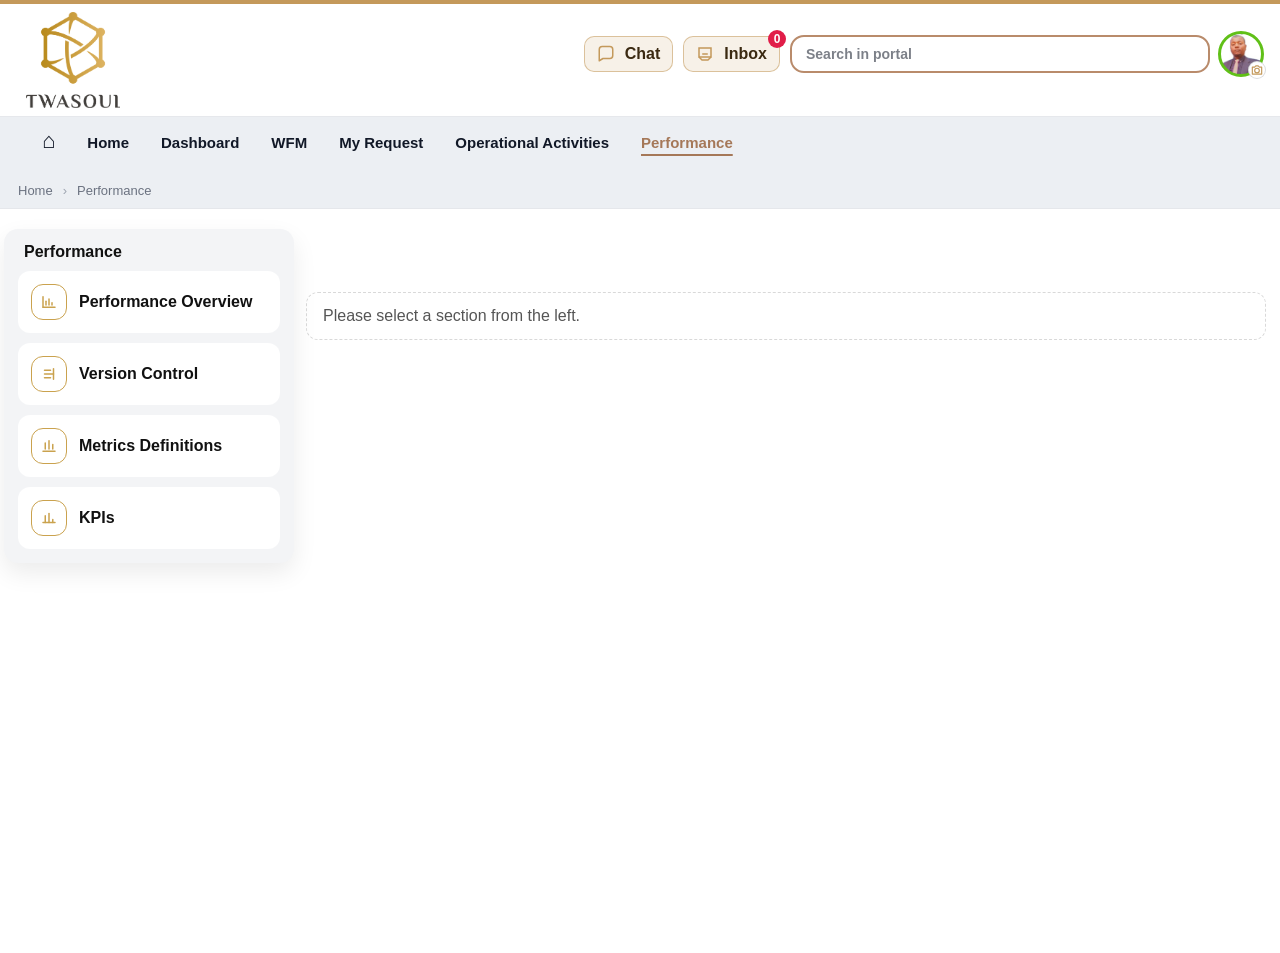
<file: performance.html>
<!DOCTYPE html>
<html lang="en">
<head>
  <meta charset="UTF-8" />
  <meta name="viewport" content="width=device-width, initial-scale=1.0" />
  <title>Performance | TWASOUL Workforce Portal</title>

  <link rel="stylesheet" href="header.css" />
  <link rel="stylesheet" href="performance.css" />
</head>
<body>

  <header class="pp-header" role="banner">

    <div class="skip-to-content">
      <a href="#mainContent">Skip to main content</a>
    </div>

    <div class="pp-topwhite">
      <div class="pp-topwhite-inner">

        <a class="pp-brand" href="home.html" aria-label="Home">
          <img
            class="pp-brand-logo"
            src="assets/images/02.png"
            alt="TWASOUL"
            width="86"
            height="86"
          />
        </a>

        <div class="pp-topwhite-right" aria-label="Header actions">

          <div class="pp-pillbar" aria-label="Quick actions">
            <a class="pp-pill" href="#" aria-label="Chat">
              <span class="pp-pill-ico" aria-hidden="true">
                <svg width="18" height="18" viewBox="0 0 24 24" fill="none" aria-hidden="true">
                  <path d="M21 14a4 4 0 0 1-4 4H8l-5 3V6a4 4 0 0 1 4-4h10a4 4 0 0 1 4 4v8Z" stroke="currentColor" stroke-width="2" stroke-linejoin="round"/>
                </svg>
              </span>
              <span class="pp-pill-text">Chat</span>
            </a>

            <a class="pp-pill" href="#" aria-label="Inbox">
              <span class="pp-pill-ico" aria-hidden="true">
                <svg width="18" height="18" viewBox="0 0 24 24" fill="none" aria-hidden="true">
                  <path d="M4 4h16v12H4V4Z" stroke="currentColor" stroke-width="2"/>
                  <path d="M4 16l4 4h8l4-4" stroke="currentColor" stroke-width="2" stroke-linejoin="round"/>
                  <path d="M9 12h6" stroke="currentColor" stroke-width="2" stroke-linecap="round"/>
                </svg>
              </span>
              <span class="pp-pill-text">Inbox</span>
              <span class="pp-badge" aria-label="0 unread">0</span>
            </a>
          </div>

          <div class="pp-topwhite-search" aria-label="Search">
            <div class="pp-search-wrap">
              <input class="pp-search-input" type="search" placeholder="Search in portal" />
            </div>
          </div>

          <div class="pp-profile">
            <button
              type="button"
              class="pp-avatar-btn"
              id="ppAvatarBtn"
              aria-haspopup="dialog"
              aria-expanded="false"
              aria-controls="ppProfilePopover"
              title="Profile"
            >
              <img
                id="ppAvatarImg"
                class="pp-avatar-img"
                src="assets/images/profile-avatar.png"
                alt="Profile"
                width="44"
                height="44"
              />

              <span class="pp-avatar-ring" aria-hidden="true"></span>

              <span class="pp-avatar-upload" aria-hidden="true" title="Change photo">
                <svg width="14" height="14" viewBox="0 0 24 24" fill="none">
                  <path d="M4 7h4l2-2h4l2 2h4v12H4V7Z" stroke="currentColor" stroke-width="2" stroke-linejoin="round"/>
                  <path d="M12 17a4 4 0 1 0 0-8 4 4 0 0 0 0 8Z" stroke="currentColor" stroke-width="2"/>
                </svg>
              </span>
            </button>

            <input id="ppAvatarFile" type="file" accept="image/*" class="pp-avatar-file" aria-hidden="true" />

            <div class="pp-popover" id="ppProfilePopover" role="dialog" aria-label="Profile menu" aria-hidden="true">
              <div class="pp-popover-top">
                <div class="pp-popover-photo">
                  <img
                    id="ppAvatarImgLarge"
                    src="assets/images/profile-avatar.png"
                    alt="Profile photo"
                    class="pp-avatar-large"
                    width="82"
                    height="82"
                  />
                </div>

                <div class="pp-popover-meta">
                  <div class="pp-popover-name">Said Abdallah Othman</div>
                  <div class="pp-popover-sub">WFM</div>
                  <div class="pp-popover-sub2">Real Time Management Officer</div>

                  <div class="pp-popover-line">
                    <span class="pp-ico" aria-hidden="true">⌂</span>
                    <span>MOHRE-UAE</span>
                  </div>

                  <div class="pp-popover-line">
                    <span class="pp-ico" aria-hidden="true">📍</span>
                    <span>Aldhaid, Sharjah</span>
                  </div>
                </div>
              </div>

              <div class="pp-popover-mid">
                <div class="pp-lastlogin">
                  <div class="pp-lastlogin-label">Last Login:</div>
                  <div class="pp-lastlogin-value" id="ppNowTime">--</div>
                </div>

                <div class="pp-popover-box">
                  <span class="pp-quote" aria-hidden="true">“</span>
                  <span class="pp-popover-placeholder">What’s on your mind?</span>
                </div>

                <div class="pp-popover-row">
                  <div class="pp-popover-select">
                    <span class="pp-phone" aria-hidden="true">📞</span>
                    <span class="pp-select-text">Said Abdallah Othman_WebRTC</span>
                    <span class="pp-caret2" aria-hidden="true">▾</span>
                  </div>
                </div>

                <button type="button" class="pp-popover-btn">Activate Queues</button>
              </div>

              <div class="pp-popover-footer">
                <a href="#" class="pp-footlink">Preferences</a>
                <a href="#" class="pp-footlink">My Files</a>
                <a href="#" class="pp-footlink pp-footlink-danger">Logout</a>
              </div>
            </div>
          </div>

        </div>
      </div>
    </div>

    <div class="pp-navbar">
      <div class="pp-navbar-inner">

        <button
          type="button"
          class="pp-nav-toggle"
          aria-controls="ppNav"
          aria-expanded="false"
          title="Toggle Navigation"
        >
          <span class="sr-only">Toggle Navigation</span>
          <span class="pp-nav-toggle-bar"></span>
          <span class="pp-nav-toggle-bar"></span>
          <span class="pp-nav-toggle-bar"></span>
        </button>

        <div id="ppNav" class="pp-nav-collapse" aria-label="Main Navigation">
          <nav class="pp-menu" aria-label="Main Navigation">
            <ul class="pp-menu-root">
              <li class="pp-item">
                <a class="pp-link pp-home" href="home.html" aria-label="Home">
                  <span class="pp-home-ico" aria-hidden="true">⌂</span>
                </a>
              </li>

              <li class="pp-item"><a class="pp-link" href="home.html">Home</a></li>
              <li class="pp-item"><a class="pp-link" href="dashboard/index.html">Dashboard</a></li>
              <li class="pp-item"><a class="pp-link" href="wfm.html">WFM</a></li>
              <li class="pp-item"><a class="pp-link" href="my-request.html">My Request</a></li>
              <li class="pp-item"><a class="pp-link" href="operational-activities.html">Operational Activities</a></li>
              <li class="pp-item"><a class="pp-link is-active" href="performance.html">Performance</a></li>
            </ul>
          </nav>
        </div>

        <nav class="pp-crumbbar" aria-label="Breadcrumb">
          <a href="home.html">Home</a>
          <span class="pp-crumb-sep">›</span>
          <span>Performance</span>
        </nav>

      </div>
    </div>
  </header>

  <main id="mainContent" class="page-main">
    <div class="pf-wrap">
      <div class="pf-container">
        <div class="pf-grid">

          <aside class="pf-side" aria-label="Performance navigation">
            <div class="pf-side-title">Performance</div>

            <div class="pf-nav" id="pfNav">
              <a href="performance.html?section=overview" data-section="overview">
                <span class="pf-nav-ico" aria-hidden="true">
                  <svg viewBox="0 0 24 24">
                    <path d="M4 19V5"></path>
                    <path d="M4 19h16"></path>
                    <path d="M8 16v-5"></path>
                    <path d="M12 16V8"></path>
                    <path d="M16 16v-3"></path>
                  </svg>
                </span>
                <span>Performance Overview</span>
              </a>

              <a href="performance.html?section=version" data-section="version">
                <span class="pf-nav-ico" aria-hidden="true">
                  <svg viewBox="0 0 24 24">
                    <path d="M6 7h8"></path>
                    <path d="M6 12h12"></path>
                    <path d="M6 17h8"></path>
                    <path d="M18 5v14"></path>
                  </svg>
                </span>
                <span>Version Control</span>
              </a>

              <a href="performance.html?section=metrics" data-section="metrics">
                <span class="pf-nav-ico" aria-hidden="true">
                  <svg viewBox="0 0 24 24">
                    <path d="M4 19h16"></path>
                    <path d="M7 16V8"></path>
                    <path d="M12 16V5"></path>
                    <path d="M17 16v-6"></path>
                  </svg>
                </span>
                <span>Metrics Definitions</span>
              </a>

              <a href="performance.html?section=kpis" data-section="kpis">
                <span class="pf-nav-ico" aria-hidden="true">
                  <svg viewBox="0 0 24 24">
                    <path d="M4 18h16"></path>
                    <path d="M7 18V9"></path>
                    <path d="M12 18V6"></path>
                    <path d="M17 18v-4"></path>
                  </svg>
                </span>
                <span>KPIs</span>
              </a>
            </div>
          </aside>

          <section class="pf-main">
            <h1 class="pf-title" id="pfTitle"></h1>

            <div class="pf-panel">
              <div class="pf-tiles" id="pfTiles"></div>
              <div class="pf-empty" id="pfEmpty" style="display:none;">
                Please select a section from the left.
              </div>
            </div>
          </section>

        </div>
      </div>
    </div>
  </main>

  <script src="header.js"></script>
  <script src="performance.js"></script>
</body>
</html>
</file>
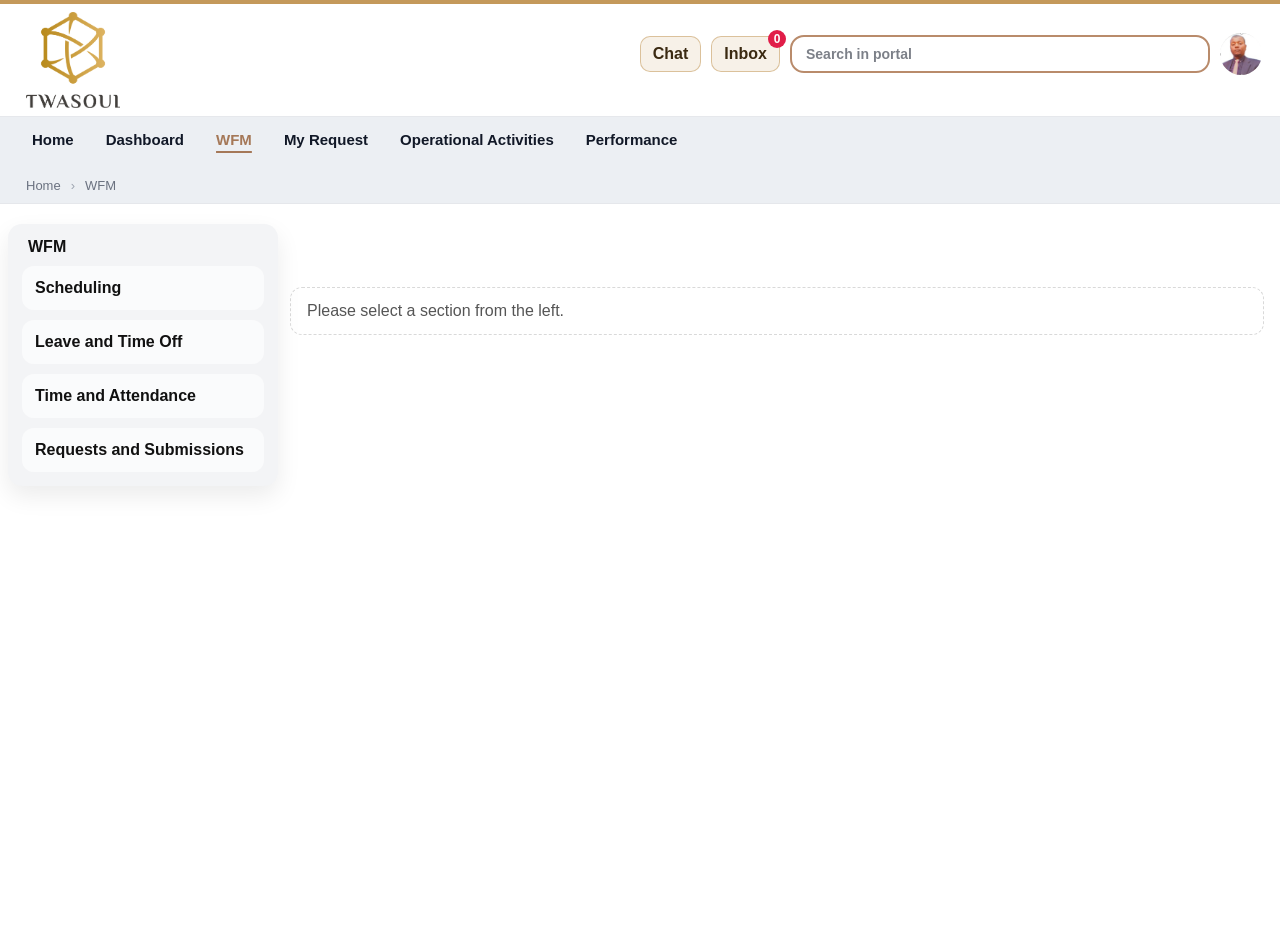
<file: wfm.html>
<!DOCTYPE html>
<html lang="en">
<head>
  <meta charset="UTF-8" />
  <meta name="viewport" content="width=device-width, initial-scale=1.0"/>
  <title>WFM | TWASOUL Workforce Portal</title>

  <!-- Shared header -->
  <link rel="stylesheet" href="header.css" />

  <!-- WFM page styles -->
  <link rel="stylesheet" href="wfm.css" />
</head>

<body>

<!-- =========================
     HEADER (SHARED)
========================= -->
<header class="pp-header" role="banner">

  <div class="pp-topwhite">
    <div class="pp-topwhite-inner">

      <a class="pp-brand" href="home.html">
        <img src="assets/images/02.png" class="pp-brand-logo" alt="TWASOUL"/>
      </a>

      <div class="pp-topwhite-right">

        <div class="pp-pillbar">
          <a class="pp-pill" href="#">Chat</a>
          <a class="pp-pill" href="#">Inbox <span class="pp-badge">0</span></a>
        </div>

        <div class="pp-topwhite-search">
          <input class="pp-search-input" type="search" placeholder="Search in portal"/>
        </div>

        <div class="pp-profile">
          <button class="pp-avatar-btn" id="ppAvatarBtn">
            <img src="assets/images/profile-avatar.png" class="pp-avatar-img"/>
          </button>

          <div class="pp-popover" id="ppProfilePopover">
            <div class="pp-popover-top">
              <div class="pp-popover-photo">
                <img src="assets/images/profile-avatar.png"/>
              </div>
              <div class="pp-popover-meta">
                <div class="pp-popover-name">Said Abdallah Othman</div>
                <div class="pp-popover-sub">WFM</div>
                <div class="pp-popover-sub2">Real Time Management Officer</div>
              </div>
            </div>

            <div class="pp-popover-footer">
              <a href="#" class="pp-footlink">Preferences</a>
              <a href="#" class="pp-footlink">My Files</a>
              <a href="#" class="pp-footlink pp-footlink-danger">Logout</a>
            </div>
          </div>
        </div>

      </div>
    </div>
  </div>

  <div class="pp-navbar">
    <div class="pp-navbar-inner">

      <nav class="pp-menu">
        <ul class="pp-menu-root">
          <li class="pp-item"><a class="pp-link" href="home.html">Home</a></li>
          <li class="pp-item"><a class="pp-link" href="dashboard/index.html">Dashboard</a></li>
          <li class="pp-item"><a class="pp-link is-active" href="wfm.html">WFM</a></li>
          <li class="pp-item"><a class="pp-link" href="my-request.html">My Request</a></li>
          <li class="pp-item"><a class="pp-link" href="operational-activities.html">Operational Activities</a></li>
          <li class="pp-item"><a class="pp-link" href="performance.html">Performance</a></li>
        </ul>
      </nav>

      <!-- Breadcrumb -->
      <div class="pp-crumbbar">
        <a href="home.html">Home</a>
        <span class="pp-crumb-sep">›</span>
        <span>WFM</span>
      </div>

    </div>
  </div>
</header>

<!-- =========================
     MAIN CONTENT
========================= -->
<main id="mainContent" class="page-main">

  <div class="wfm-wrap">
    <div class="wfm-container">

      <div class="wfm-grid">

        <!-- LEFT NAV -->
        <aside class="wfm-side">
          <div class="wfm-side-title">WFM</div>

          <div class="wfm-nav" id="wfmNav">
            <a href="wfm.html?section=scheduling" data-section="scheduling">Scheduling</a>
            <a href="wfm.html?section=leave" data-section="leave">Leave and Time Off</a>
            <a href="wfm.html?section=attendance" data-section="attendance">Time and Attendance</a>
            <a href="wfm.html?section=requests" data-section="requests">Requests and Submissions</a>
          </div>
        </aside>

        <!-- MAIN -->
        <section class="wfm-main">
          <h1 class="wfm-title" id="wfmTitle"></h1>

          <div class="wfm-panel">
            <div class="wfm-tiles" id="wfmTiles"></div>

            <div class="wfm-empty" id="wfmEmpty">
              Please select a section from the left.
            </div>
          </div>
        </section>

      </div>

    </div>
  </div>

</main>

<!-- =========================
     SCRIPTS
========================= -->
<script src="header.js"></script>
<script src="wfm.js"></script>

</body>
</html>
</file>
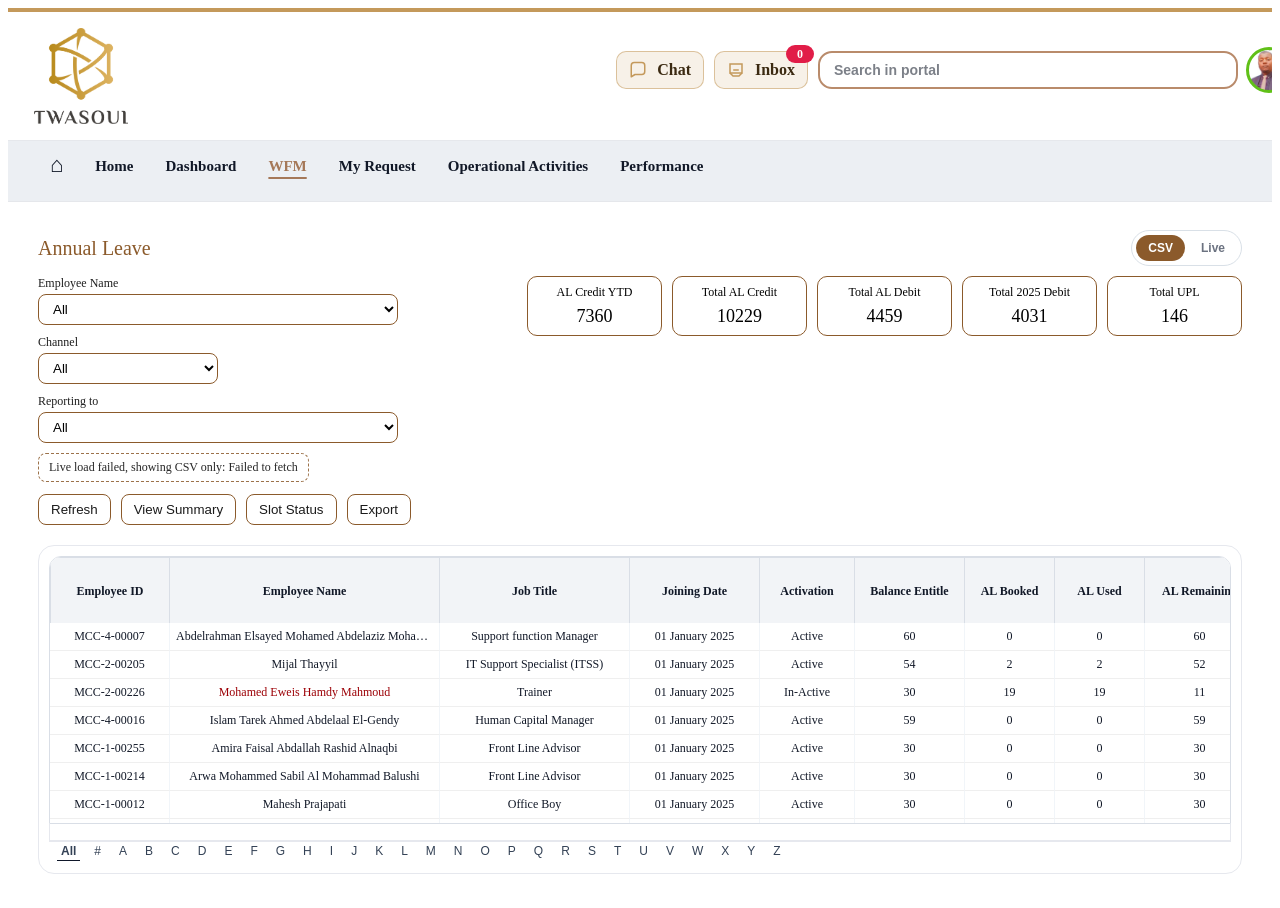
<file: wfm/annual-leave.html>
<!DOCTYPE html>
<html lang="en">
<head>
  <meta charset="UTF-8" />
  <meta name="viewport" content="width=device-width, initial-scale=1.0" />
  <title>Annual Leave | TWASOUL Workforce Portal</title>

  <link rel="stylesheet" href="../header.css" />
  <link rel="stylesheet" href="./annual-leave.css" />
</head>
<body>

  <header class="pp-header" role="banner">

    <div class="skip-to-content">
      <a href="#mainContent">Skip to main content</a>
    </div>

    <div class="pp-topwhite">
      <div class="pp-topwhite-inner">

        <a class="pp-brand" href="../home.html" aria-label="Home">
          <img
            class="pp-brand-logo"
            src="../assets/images/02.png"
            alt="TWASOUL"
            width="86"
            height="86"
          />
        </a>

        <div class="pp-topwhite-right" aria-label="Header actions">

          <div class="pp-pillbar" aria-label="Quick actions">
            <a class="pp-pill" href="#" aria-label="Chat">
              <span class="pp-pill-ico" aria-hidden="true">
                <svg width="18" height="18" viewBox="0 0 24 24" fill="none" aria-hidden="true">
                  <path d="M21 14a4 4 0 0 1-4 4H8l-5 3V6a4 4 0 0 1 4-4h10a4 4 0 0 1 4 4v8Z" stroke="currentColor" stroke-width="2" stroke-linejoin="round"/>
                </svg>
              </span>
              <span class="pp-pill-text">Chat</span>
            </a>

            <a class="pp-pill" href="#" aria-label="Inbox">
              <span class="pp-pill-ico" aria-hidden="true">
                <svg width="18" height="18" viewBox="0 0 24 24" fill="none" aria-hidden="true">
                  <path d="M4 4h16v12H4V4Z" stroke="currentColor" stroke-width="2"/>
                  <path d="M4 16l4 4h8l4-4" stroke="currentColor" stroke-width="2" stroke-linejoin="round"/>
                  <path d="M9 12h6" stroke="currentColor" stroke-width="2" stroke-linecap="round"/>
                </svg>
              </span>
              <span class="pp-pill-text">Inbox</span>
              <span class="pp-badge" aria-label="0 unread">0</span>
            </a>
          </div>

          <div class="pp-topwhite-search" aria-label="Search">
            <div class="pp-search-wrap">
              <input class="pp-search-input" type="search" placeholder="Search in portal" />
            </div>
          </div>

          <div class="pp-profile">
            <button
              type="button"
              class="pp-avatar-btn"
              id="ppAvatarBtn"
              aria-haspopup="dialog"
              aria-expanded="false"
              aria-controls="ppProfilePopover"
              title="Profile"
            >
              <img
                id="ppAvatarImg"
                class="pp-avatar-img"
                src="../assets/images/profile-avatar.png"
                alt="Profile"
                width="44"
                height="44"
              />

              <span class="pp-avatar-ring" aria-hidden="true"></span>

              <span class="pp-avatar-upload" aria-hidden="true" title="Change photo">
                <svg width="14" height="14" viewBox="0 0 24 24" fill="none">
                  <path d="M4 7h4l2-2h4l2 2h4v12H4V7Z" stroke="currentColor" stroke-width="2" stroke-linejoin="round"/>
                  <path d="M12 17a4 4 0 1 0 0-8 4 4 0 0 0 0 8Z" stroke="currentColor" stroke-width="2"/>
                </svg>
              </span>
            </button>

            <input id="ppAvatarFile" type="file" accept="image/*" class="pp-avatar-file" aria-hidden="true" />

            <div class="pp-popover" id="ppProfilePopover" role="dialog" aria-label="Profile menu" aria-hidden="true">
              <div class="pp-popover-top">
                <div class="pp-popover-photo">
                  <img
                    id="ppAvatarImgLarge"
                    src="../assets/images/profile-avatar.png"
                    alt="Profile photo"
                    class="pp-avatar-large"
                    width="82"
                    height="82"
                  />
                </div>

                <div class="pp-popover-meta">
                  <div class="pp-popover-name">Said Abdallah Othman</div>
                  <div class="pp-popover-sub">WFM</div>
                  <div class="pp-popover-sub2">Real Time Management Officer</div>

                  <div class="pp-popover-line">
                    <span class="pp-ico" aria-hidden="true">⌂</span>
                    <span>MOHRE-UAE</span>
                  </div>

                  <div class="pp-popover-line">
                    <span class="pp-ico" aria-hidden="true">📍</span>
                    <span>Aldhaid, Sharjah</span>
                  </div>
                </div>
              </div>

              <div class="pp-popover-mid">
                <div class="pp-lastlogin">
                  <div class="pp-lastlogin-label">Last Login:</div>
                  <div class="pp-lastlogin-value" id="ppNowTime">--</div>
                </div>

                <div class="pp-popover-box">
                  <span class="pp-quote" aria-hidden="true">“</span>
                  <span class="pp-popover-placeholder">What’s on your mind?</span>
                </div>

                <div class="pp-popover-row">
                  <div class="pp-popover-select">
                    <span class="pp-phone" aria-hidden="true">📞</span>
                    <span class="pp-select-text">Said Abdallah Othman_WebRTC</span>
                    <span class="pp-caret2" aria-hidden="true">▾</span>
                  </div>
                </div>

                <button type="button" class="pp-popover-btn">Activate Queues</button>
              </div>

              <div class="pp-popover-footer">
                <a href="#" class="pp-footlink">Preferences</a>
                <a href="#" class="pp-footlink">My Files</a>
                <a href="#" class="pp-footlink pp-footlink-danger">Logout</a>
              </div>
            </div>
          </div>

        </div>
      </div>
    </div>

    <div class="pp-navbar">
      <div class="pp-navbar-inner">

        <button
          type="button"
          class="pp-nav-toggle"
          aria-controls="ppNav"
          aria-expanded="false"
          title="Toggle Navigation"
        >
          <span class="sr-only">Toggle Navigation</span>
          <span class="pp-nav-toggle-bar"></span>
          <span class="pp-nav-toggle-bar"></span>
          <span class="pp-nav-toggle-bar"></span>
        </button>

        <div id="ppNav" class="pp-nav-collapse" aria-label="Main Navigation">
          <nav class="pp-menu" aria-label="Main Navigation">
            <ul class="pp-menu-root">
              <li class="pp-item">
                <a class="pp-link pp-home" href="../home.html" aria-label="Home">
                  <span class="pp-home-ico" aria-hidden="true">⌂</span>
                </a>
              </li>

              <li class="pp-item"><a class="pp-link" href="../home.html">Home</a></li>
              <li class="pp-item"><a class="pp-link" href="../dashboard/index.html">Dashboard</a></li>
              <li class="pp-item"><a class="pp-link is-active" href="../wfm.html">WFM</a></li>
              <li class="pp-item"><a class="pp-link" href="../my-request.html">My Request</a></li>
              <li class="pp-item"><a class="pp-link" href="../operational-activities.html">Operational Activities</a></li>
              <li class="pp-item"><a class="pp-link" href="../performance.html">Performance</a></li>
            </ul>
          </nav>
        </div>

        <nav class="pp-crumbbar" id="ppHeaderCrumb" aria-label="Breadcrumb">
          <a href="../home.html">Home</a>
          <span class="pp-crumb-sep">›</span>
          <a href="../wfm.html?section=leave">WFM</a>
          <span class="pp-crumb-sep">›</span>
          <span>Annual Leave</span>
        </nav>

      </div>
    </div>
  </header>

  <main id="mainContent" class="page-main">
    <div class="al-wrap" id="al-page">
      <div class="al-title-row">
        <div class="al-title">Annual Leave</div>

        <div class="al-view-switch" id="alViewSwitch">
          <button type="button" id="btnCsvView" class="al-view-btn">CSV</button>
          <button type="button" id="btnLiveView" class="al-view-btn active">Live</button>
        </div>
      </div>

      <div class="al-toolbar al-toolbar-sticky">
        <div class="al-left">
          <div class="al-filter">
            <label>Employee Name</label>
            <select id="alEmp" disabled>
              <option value="All">All</option>
            </select>
          </div>

          <div class="al-filter">
            <label>Channel</label>
            <select id="alChannel" disabled>
              <option value="All">All</option>
            </select>
          </div>

          <div class="al-filter">
            <label>Reporting to</label>
            <select id="alRep" disabled>
              <option value="All">All</option>
            </select>
          </div>

          <div class="al-status" id="alStatus">Loading annual.csv ...</div>
        </div>

        <div class="al-mid">
          <div class="al-kpi">
            <div class="kpi-top">AL Credit YTD</div>
            <div class="kpi-val" id="kpiCreditYTD">0</div>
          </div>

          <div class="al-kpi">
            <div class="kpi-top">Total AL Credit</div>
            <div class="kpi-val" id="kpiCredit">0</div>
          </div>

          <div class="al-kpi">
            <div class="kpi-top">Total AL Debit</div>
            <div class="kpi-val" id="kpiDebit">0</div>
          </div>

          <div class="al-kpi">
            <div class="kpi-top" id="kpiPrevYearTitle">Total 2025 Debit</div>
            <div class="kpi-val" id="kpiPrevYearDebit">0</div>
          </div>

          <div class="al-kpi">
            <div class="kpi-top">Total UPL</div>
            <div class="kpi-val" id="kpiUPL">0</div>
          </div>
        </div>

        <div class="al-right">
          <button id="btnRefresh" disabled type="button">Refresh</button>
          <button id="btnViewSummary" disabled type="button">View Summary</button>
          <button id="btnSlotStatus" disabled type="button">Slot Status</button>
          <button id="btnExport" disabled type="button">Export</button>
        </div>
      </div>

      <div class="al-grid-panel">
        <div class="al-table-wrap" id="alDataViewport">
          <table class="al-table" id="annualLeaveTable">
            <colgroup id="alColgroup"></colgroup>
            <thead id="alThead"></thead>
            <tbody id="alTbody">
              <tr><td>Loading...</td></tr>
            </tbody>
            <tfoot id="alTfoot"></tfoot>
          </table>
        </div>

        <div id="alBottomScroll" class="al-bottom-scroll" aria-label="Bottom Horizontal Scroll Bar">
          <div id="alBottomScrollInner"></div>
        </div>

        <div class="al-alpha-bar" id="alAlphaBar" aria-label="Alphabet filter">
          <button type="button" class="is-active" data-alpha="ALL">All</button>
          <button type="button" data-alpha="#">#</button>
          <button type="button" data-alpha="A">A</button>
          <button type="button" data-alpha="B">B</button>
          <button type="button" data-alpha="C">C</button>
          <button type="button" data-alpha="D">D</button>
          <button type="button" data-alpha="E">E</button>
          <button type="button" data-alpha="F">F</button>
          <button type="button" data-alpha="G">G</button>
          <button type="button" data-alpha="H">H</button>
          <button type="button" data-alpha="I">I</button>
          <button type="button" data-alpha="J">J</button>
          <button type="button" data-alpha="K">K</button>
          <button type="button" data-alpha="L">L</button>
          <button type="button" data-alpha="M">M</button>
          <button type="button" data-alpha="N">N</button>
          <button type="button" data-alpha="O">O</button>
          <button type="button" data-alpha="P">P</button>
          <button type="button" data-alpha="Q">Q</button>
          <button type="button" data-alpha="R">R</button>
          <button type="button" data-alpha="S">S</button>
          <button type="button" data-alpha="T">T</button>
          <button type="button" data-alpha="U">U</button>
          <button type="button" data-alpha="V">V</button>
          <button type="button" data-alpha="W">W</button>
          <button type="button" data-alpha="X">X</button>
          <button type="button" data-alpha="Y">Y</button>
          <button type="button" data-alpha="Z">Z</button>
        </div>
      </div>
    </div>
  </main>

  <!-- SUMMARY MODAL -->
  <div class="al-modal-backdrop" id="alModalBackdrop">
    <div class="al-modal al-summary-modal">
      <div class="al-modal-header">
        <div>
          <h3>Annual Leave Summary</h3>
          <small id="alModalSub">Auto periods are generated based on AL gaps.</small>
        </div>
        <button id="alModalClose" aria-label="Close" type="button">×</button>
      </div>

      <div class="al-modal-body al-summary-modal-body">
        <div class="al-modal-toolbar al-summary-toolbar">
          <div class="al-filter">
            <label>Employee Name</label>
            <select id="mEmp">
              <option value="All">All</option>
            </select>
          </div>

          <div class="al-filter">
            <label>Channel</label>
            <select id="mChannel">
              <option value="All">All</option>
            </select>
          </div>
        </div>

        <div class="al-table-wrap al-table-wrap-modal al-summary-table-wrap">
          <table class="al-table summary-table" id="summaryTable">
            <thead id="summaryThead"></thead>
            <tbody id="summaryTbody"></tbody>
          </table>
        </div>
      </div>
    </div>
  </div>

  <!-- SLOT STATUS MODAL -->
  <div class="al-modal-backdrop" id="slotModalBackdrop">
    <div class="al-modal al-slot-modal">
      <div class="al-modal-header">
        <div>
          <h3>Slot Status</h3>
          <small id="slotModalSub">Monthly daily AL counts by section.</small>
        </div>
        <button id="slotModalClose" aria-label="Close" type="button">×</button>
      </div>

      <div class="al-modal-body al-slot-modal-body">
        <div class="slot-toolbar">
          <div class="slot-btn-group">
            <button class="slot-filter-btn is-active" data-slot="All" type="button">All</button>
            <button class="slot-filter-btn" data-slot="Voice" type="button">Voice</button>
            <button class="slot-filter-btn" data-slot="Technical" type="button">Technical</button>
            <button class="slot-filter-btn" data-slot="Kiosk" type="button">Kiosk</button>
            <button class="slot-filter-btn" data-slot="Email/Chat" type="button">Email/Chat</button>
            <button class="slot-filter-btn" data-slot="VIP" type="button">VIP</button>
          </div>

          <div class="slot-toolbar-right">
            <button id="btnSlotSendEmail" type="button">Send Email</button>
          </div>
        </div>

        <div class="slot-info" id="slotInfo">Showing all sections.</div>

        <div class="al-table-wrap al-table-wrap-modal slot-table-wrap">
          <table class="al-table slot-table" id="slotStatusTable">
            <thead id="slotThead"></thead>
            <tbody id="slotTbody"></tbody>
          </table>
        </div>

        <div class="slot-plan-card">
          <div class="slot-plan-title" id="slotPlanTitle">Section AL Planning</div>
          <div class="slot-plan-wrap">
            <table class="slot-plan-table" id="slotPlanTable">
              <thead id="slotPlanThead"></thead>
              <tbody id="slotPlanTbody"></tbody>
            </table>
          </div>
        </div>
      </div>
    </div>
  </div>

  <script src="../header.js"></script>
  <script src="./annual-leave.js"></script>
</body>
</html>
</file>
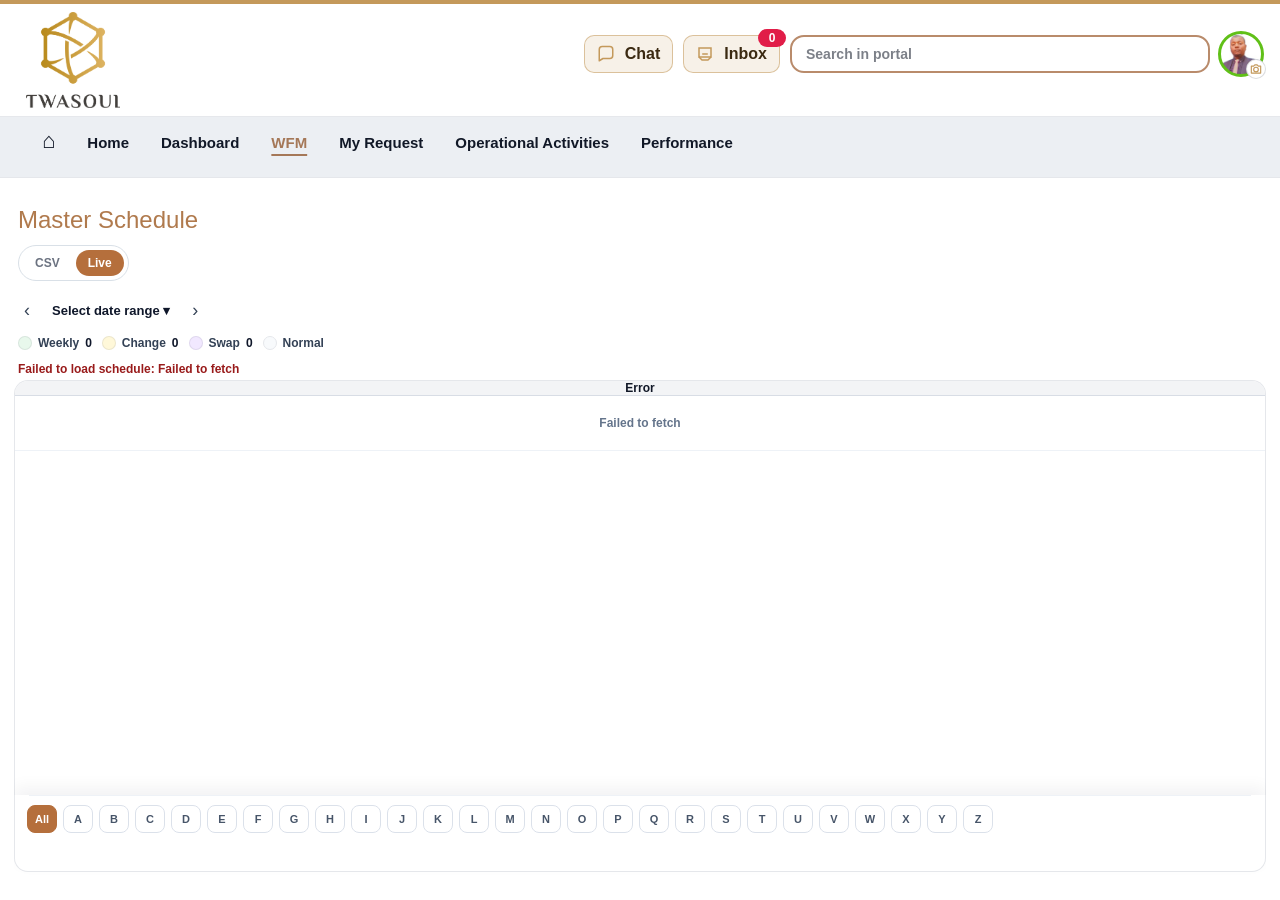
<file: wfm/schedule.html>
<!DOCTYPE html>
<html lang="en">
<head>
  <meta charset="UTF-8" />
  <meta name="viewport" content="width=device-width, initial-scale=1.0" />
  <title>Schedule | TWASOUL Workforce Portal</title>

  <link rel="stylesheet" href="../header.css" />
  <link rel="stylesheet" href="./schedule.css" />
</head>
<body>

  <header class="pp-header" role="banner">

    <div class="skip-to-content">
      <a href="#mainContent">Skip to main content</a>
    </div>

    <div class="pp-topwhite">
      <div class="pp-topwhite-inner">

        <a class="pp-brand" href="../home.html" aria-label="Home">
          <img
            class="pp-brand-logo"
            src="../assets/images/02.png"
            alt="TWASOUL"
            width="86"
            height="86"
          />
        </a>

        <div class="pp-topwhite-right" aria-label="Header actions">

          <div class="pp-pillbar" aria-label="Quick actions">
            <a class="pp-pill" href="#" aria-label="Chat">
              <span class="pp-pill-ico" aria-hidden="true">
                <svg width="18" height="18" viewBox="0 0 24 24" fill="none" aria-hidden="true">
                  <path d="M21 14a4 4 0 0 1-4 4H8l-5 3V6a4 4 0 0 1 4-4h10a4 4 0 0 1 4 4v8Z" stroke="currentColor" stroke-width="2" stroke-linejoin="round"/>
                </svg>
              </span>
              <span class="pp-pill-text">Chat</span>
            </a>

            <a class="pp-pill" href="#" aria-label="Inbox">
              <span class="pp-pill-ico" aria-hidden="true">
                <svg width="18" height="18" viewBox="0 0 24 24" fill="none" aria-hidden="true">
                  <path d="M4 4h16v12H4V4Z" stroke="currentColor" stroke-width="2"/>
                  <path d="M4 16l4 4h8l4-4" stroke="currentColor" stroke-width="2" stroke-linejoin="round"/>
                  <path d="M9 12h6" stroke="currentColor" stroke-width="2" stroke-linecap="round"/>
                </svg>
              </span>
              <span class="pp-pill-text">Inbox</span>
              <span class="pp-badge" aria-label="0 unread">0</span>
            </a>
          </div>

          <div class="pp-topwhite-search" aria-label="Search">
            <div class="pp-search-wrap">
              <input class="pp-search-input" type="search" placeholder="Search in portal" />
            </div>
          </div>

          <div class="pp-profile">
            <button
              type="button"
              class="pp-avatar-btn"
              id="ppAvatarBtn"
              aria-haspopup="dialog"
              aria-expanded="false"
              aria-controls="ppProfilePopover"
              title="Profile"
            >
              <img
                id="ppAvatarImg"
                class="pp-avatar-img"
                src="../assets/images/profile-avatar.png"
                alt="Profile"
                width="44"
                height="44"
              />

              <span class="pp-avatar-ring" aria-hidden="true"></span>

              <span class="pp-avatar-upload" aria-hidden="true" title="Change photo">
                <svg width="14" height="14" viewBox="0 0 24 24" fill="none">
                  <path d="M4 7h4l2-2h4l2 2h4v12H4V7Z" stroke="currentColor" stroke-width="2" stroke-linejoin="round"/>
                  <path d="M12 17a4 4 0 1 0 0-8 4 4 0 0 0 0 8Z" stroke="currentColor" stroke-width="2"/>
                </svg>
              </span>
            </button>

            <input id="ppAvatarFile" type="file" accept="image/*" class="pp-avatar-file" aria-hidden="true" />

            <div class="pp-popover" id="ppProfilePopover" role="dialog" aria-label="Profile menu" aria-hidden="true">
              <div class="pp-popover-top">
                <div class="pp-popover-photo">
                  <img
                    id="ppAvatarImgLarge"
                    src="../assets/images/profile-avatar.png"
                    alt="Profile photo"
                    class="pp-avatar-large"
                    width="82"
                    height="82"
                  />
                </div>

                <div class="pp-popover-meta">
                  <div class="pp-popover-name">Said Abdallah Othman</div>
                  <div class="pp-popover-sub">WFM</div>
                  <div class="pp-popover-sub2">Real Time Management Officer</div>

                  <div class="pp-popover-line">
                    <span class="pp-ico" aria-hidden="true">⌂</span>
                    <span>MOHRE-UAE</span>
                  </div>

                  <div class="pp-popover-line">
                    <span class="pp-ico" aria-hidden="true">📍</span>
                    <span>Aldhaid, Sharjah</span>
                  </div>
                </div>
              </div>

              <div class="pp-popover-mid">
                <div class="pp-lastlogin">
                  <div class="pp-lastlogin-label">Last Login:</div>
                  <div class="pp-lastlogin-value" id="ppNowTime">--</div>
                </div>

                <div class="pp-popover-box">
                  <span class="pp-quote" aria-hidden="true">“</span>
                  <span class="pp-popover-placeholder">What’s on your mind?</span>
                </div>

                <div class="pp-popover-row">
                  <div class="pp-popover-select">
                    <span class="pp-phone" aria-hidden="true">📞</span>
                    <span class="pp-select-text">Said Abdallah Othman_WebRTC</span>
                    <span class="pp-caret2" aria-hidden="true">▾</span>
                  </div>
                </div>

                <button type="button" class="pp-popover-btn">Activate Queues</button>
              </div>

              <div class="pp-popover-footer">
                <a href="#" class="pp-footlink">Preferences</a>
                <a href="#" class="pp-footlink">My Files</a>
                <a href="#" class="pp-footlink pp-footlink-danger">Logout</a>
              </div>
            </div>
          </div>

        </div>
      </div>
    </div>

    <div class="pp-navbar">
      <div class="pp-navbar-inner">

        <button
          type="button"
          class="pp-nav-toggle"
          aria-controls="ppNav"
          aria-expanded="false"
          title="Toggle Navigation"
        >
          <span class="sr-only">Toggle Navigation</span>
          <span class="pp-nav-toggle-bar"></span>
          <span class="pp-nav-toggle-bar"></span>
          <span class="pp-nav-toggle-bar"></span>
        </button>

        <div id="ppNav" class="pp-nav-collapse" aria-label="Main Navigation">
          <nav class="pp-menu" aria-label="Main Navigation">
            <ul class="pp-menu-root">
              <li class="pp-item">
                <a class="pp-link pp-home" href="../home.html" aria-label="Home">
                  <span class="pp-home-ico" aria-hidden="true">⌂</span>
                </a>
              </li>

              <li class="pp-item"><a class="pp-link" href="../home.html">Home</a></li>
              <li class="pp-item"><a class="pp-link" href="../dashboard/index.html">Dashboard</a></li>
              <li class="pp-item"><a class="pp-link is-active" href="../wfm.html">WFM</a></li>
              <li class="pp-item"><a class="pp-link" href="../my-request.html">My Request</a></li>
              <li class="pp-item"><a class="pp-link" href="../operational-activities.html">Operational Activities</a></li>
              <li class="pp-item"><a class="pp-link" href="../performance.html">Performance</a></li>
            </ul>
          </nav>
        </div>

        <nav class="pp-crumbbar" id="ppHeaderCrumb" aria-label="Breadcrumb">
          <a href="../home.html">Home</a>
          <span class="pp-crumb-sep">›</span>
          <a href="../wfm.html">WFM</a>
          <span class="pp-crumb-sep">›</span>
          <span>Schedule</span>
        </nav>

      </div>
    </div>
  </header>

  <main id="mainContent" class="page-main">
    <div class="ms-page">

      <div class="ms-title-row">
        <h1 class="ms-title">Master Schedule</h1>
      </div>

      <div class="ms-control-row">
        <div class="ms-left-controls">
          <div class="ms-view-switch" id="msViewSwitch">
            <button type="button" id="btnCsvView" class="ms-view-btn">CSV</button>
            <button type="button" id="btnLiveView" class="ms-view-btn active">Live</button>
          </div>
        </div>

        <div class="ms-date-center">
          <div class="ms-weekbar">
            <div class="ms-wk-center">
              <div id="wkTitle" class="ms-wk-title"></div>

              <div class="ms-wk-date-row">
                <button id="wkPrev" class="ms-wk-btn" type="button">‹</button>

                <button id="dateRangeBtn" class="ms-date-range-btn" type="button">
                  Select date range ▾
                </button>

                <button id="wkNext" class="ms-wk-btn" type="button">›</button>
              </div>

              <div id="datePopover" class="ms-date-popover" hidden>
                <div class="ms-date-popover-left">
                  <div class="ms-dp-title">PRESETS</div>

                  <button data-preset="today" class="ms-dp-preset" type="button">Today</button>
                  <button data-preset="tomorrow" class="ms-dp-preset" type="button">Tomorrow</button>
                  <button data-preset="thisweek" class="ms-dp-preset" type="button">This week</button>
                  <button data-preset="nextweek" class="ms-dp-preset" type="button">Next week</button>
                  <button data-preset="lastweek" class="ms-dp-preset" type="button">Last week</button>
                  <button data-preset="thismonth" class="ms-dp-preset" type="button">This month</button>
                  <button data-preset="lastmonth" class="ms-dp-preset" type="button">Last month</button>
                  <button data-preset="all" class="ms-dp-preset" type="button">All dates in view</button>
                </div>

                <div class="ms-date-popover-right">
                  <div class="ms-dp-row">
                    <div class="ms-dp-field">
                      <label for="dpStart">Start</label>
                      <input id="dpStart" type="date" />
                    </div>

                    <div class="ms-dp-field">
                      <label for="dpEnd">End</label>
                      <input id="dpEnd" type="date" />
                    </div>
                  </div>

                  <div class="ms-dp-actions">
                    <button id="dpCancel" class="ms-btn" type="button">Cancel</button>
                    <button id="dpApply" class="ms-btn primary" type="button">Apply</button>
                  </div>
                </div>
              </div>
            </div>
          </div>
        </div>

        <div class="ms-legend-wrap" id="msLegendWrap">
          <div class="ms-legend-item">
            <span class="ms-dot weekly"></span>
            <span>Weekly</span>
            <b id="countWeeklyReq">0</b>
          </div>

          <div class="ms-legend-item">
            <span class="ms-dot change"></span>
            <span>Change</span>
            <b id="countChangeReq">0</b>
          </div>

          <div class="ms-legend-item">
            <span class="ms-dot swap"></span>
            <span>Swap</span>
            <b id="countSwapReq">0</b>
          </div>

          <div class="ms-legend-item">
            <span class="ms-dot normal"></span>
            <span>Normal</span>
          </div>
        </div>

        <div class="ms-status-wrap">
          <div id="scheduleBanner" class="ms-status-text" data-kind="info">
            Loading schedule...
          </div>
        </div>

        <div class="ms-right-controls">
          <button type="button" id="btnHideColumns" class="ms-btn">Hide</button>
          <button type="button" id="btnViewSummary" class="ms-btn">Summary</button>
          <button type="button" id="btnRefreshTable" class="ms-btn">Refresh</button>
        </div>
      </div>

      <div class="ms-table-wrap" id="tableWrap">
        <table id="scheduleTable" class="ms-table">
          <thead>
            <tr id="scheduleHead"></tr>
          </thead>
          <tbody id="scheduleBody"></tbody>
        </table>
      </div>

      <div class="ms-bottom-dock">
        <div class="ms-alpha-wrap" id="alphaWrap">
          <button type="button" class="ms-alpha-btn active" data-alpha="All">All</button>
          <button type="button" class="ms-alpha-btn" data-alpha="A">A</button>
          <button type="button" class="ms-alpha-btn" data-alpha="B">B</button>
          <button type="button" class="ms-alpha-btn" data-alpha="C">C</button>
          <button type="button" class="ms-alpha-btn" data-alpha="D">D</button>
          <button type="button" class="ms-alpha-btn" data-alpha="E">E</button>
          <button type="button" class="ms-alpha-btn" data-alpha="F">F</button>
          <button type="button" class="ms-alpha-btn" data-alpha="G">G</button>
          <button type="button" class="ms-alpha-btn" data-alpha="H">H</button>
          <button type="button" class="ms-alpha-btn" data-alpha="I">I</button>
          <button type="button" class="ms-alpha-btn" data-alpha="J">J</button>
          <button type="button" class="ms-alpha-btn" data-alpha="K">K</button>
          <button type="button" class="ms-alpha-btn" data-alpha="L">L</button>
          <button type="button" class="ms-alpha-btn" data-alpha="M">M</button>
          <button type="button" class="ms-alpha-btn" data-alpha="N">N</button>
          <button type="button" class="ms-alpha-btn" data-alpha="O">O</button>
          <button type="button" class="ms-alpha-btn" data-alpha="P">P</button>
          <button type="button" class="ms-alpha-btn" data-alpha="Q">Q</button>
          <button type="button" class="ms-alpha-btn" data-alpha="R">R</button>
          <button type="button" class="ms-alpha-btn" data-alpha="S">S</button>
          <button type="button" class="ms-alpha-btn" data-alpha="T">T</button>
          <button type="button" class="ms-alpha-btn" data-alpha="U">U</button>
          <button type="button" class="ms-alpha-btn" data-alpha="V">V</button>
          <button type="button" class="ms-alpha-btn" data-alpha="W">W</button>
          <button type="button" class="ms-alpha-btn" data-alpha="X">X</button>
          <button type="button" class="ms-alpha-btn" data-alpha="Y">Y</button>
          <button type="button" class="ms-alpha-btn" data-alpha="Z">Z</button>
        </div>

        <div class="ms-bottom-scroll" id="bottomScroll">
          <div id="bottomScrollInner"></div>
        </div>
      </div>

      <div id="msFilterPopover" class="ms-filter-pop" hidden>
        <div class="ms-filter-pop-head">
          <div id="msFilterTitle" class="ms-filter-title">Filter</div>
          <button type="button" id="msFilterClose" class="ms-filter-close" aria-label="Close">✕</button>
        </div>

        <div class="ms-filter-search-wrap">
          <input id="msFilterSearch" class="ms-filter-search" type="text" placeholder="Search..." />
        </div>

        <div class="ms-filter-actions">
          <button type="button" id="msFilterSelectAll" class="ms-mini-btn">Select all</button>
          <button type="button" id="msFilterClear" class="ms-mini-btn">Clear</button>
        </div>

        <div id="msFilterList" class="ms-filter-list"></div>

        <div class="ms-filter-footer">
          <button type="button" id="msFilterResetCol" class="ms-btn">Reset</button>
          <button type="button" id="msFilterApply" class="ms-btn primary">Apply</button>
        </div>
      </div>

      <div id="hideColsModal" class="ms-modal" hidden>
        <div class="ms-modal-backdrop" data-close-hide="1"></div>

        <div class="ms-modal-dialog ms-small-dialog" role="dialog" aria-modal="true">
          <div class="ms-modal-head">
            <h2 class="ms-modal-title">Hide Columns</h2>
            <button type="button" id="hideColsClose" class="ms-modal-close">✕</button>
          </div>

          <div class="ms-modal-body">
            <div id="hideColsList" class="ms-hide-list"></div>
          </div>

          <div class="ms-modal-foot">
            <button type="button" id="hideColsCancel" class="ms-btn">Cancel</button>
            <button type="button" id="hideColsApply" class="ms-btn primary">Apply</button>
          </div>
        </div>
      </div>

      <div id="summaryModal" class="ms-modal" hidden>
        <div class="ms-modal-backdrop" data-close-summary="1"></div>

        <div class="ms-modal-dialog ms-summary-dialog" role="dialog" aria-modal="true">
          <div class="ms-modal-head">
            <h2 class="ms-modal-title">View Summary</h2>
            <button type="button" id="summaryClose" class="ms-modal-close">✕</button>
          </div>

          <div class="ms-modal-sub" id="summarySub"></div>

          <div class="ms-modal-body">
            <div class="ms-summary-wrap" id="summaryWrap"></div>
          </div>

          <div class="ms-modal-foot">
            <button type="button" id="summaryClose2" class="ms-btn">Close</button>
          </div>
        </div>
      </div>

    </div>
  </main>

  <script src="../header.js"></script>
  <script src="./schedule.js"></script>
</body>
</html>
</file>
<file: header.css>
/* =========================================================
   header.css — Shared Power Pages-style Header
   ========================================================= */

/* ---------- Tokens ---------- */
:root{
  --mohre-brown: #b98b6b;
  --mohre-brown-ink: #a57858;
  --mohre-brown-line: rgba(185,139,107,.88);
  --nav-gray: #eceff3;
  --text: #111827;
  --muted: #6b7280;
  --line: rgba(229,231,235,.95);
  --shadow: 0 18px 38px rgba(15,23,42,.12);

  --brand-gold: #c4995b;
  --brand-gold-soft: rgba(196,153,91,.14);
  --brand-gold-border: rgba(196,153,91,.55);
}

.pp-header{
  position: sticky;
  top: 0;
  z-index: 999999;
  background: #fff;
}

.pp-header::before{
  content: "";
  display: block;
  height: 4px;
  background: #c4995b;
}

.pp-header,
.pp-navbar,
.pp-navbar-inner,
.pp-menu,
.pp-menu-root{
  overflow: visible;
}

/* Skip link */
.skip-to-content{
  position: absolute;
  left: -9999px;
}

.skip-to-content a:focus{
  left: 16px;
  top: 16px;
  position: fixed;
  background: #111;
  color: #fff;
  padding: 8px 10px;
  border-radius: 8px;
  z-index: 1000000;
}

/* =========================================================
   Top white row
   ========================================================= */
.pp-topwhite{
  background: #fff;
  border-bottom: 1px solid var(--line);
  overflow: visible;
}

.pp-topwhite-inner{
  width: 100%;
  max-width: none;
  margin: 0;
  padding: 8px 18px;
  display: flex;
  align-items: center;
  justify-content: space-between;
  gap: 14px;
  min-height: 112px;
  overflow: visible;
}

.pp-brand{
  display: flex;
  align-items: center;
  gap: 0;
  color: var(--text);
  text-decoration: none;
}

.pp-brand-logo{
  width: 110px !important;
  height: 96px !important;
  object-fit: contain !important;
  padding: 0 !important;
  background: transparent !important;
  display: block !important;
}

.pp-topwhite-right{
  display: flex;
  align-items: center;
  justify-content: flex-end;
  gap: 10px;
  flex: 0 0 auto;
  transform: translateY(-6px);
}

/* Pill buttons */
.pp-pillbar{
  display: flex;
  align-items: center;
  gap: 10px;
}

.pp-pill{
  position: relative;
  display: inline-flex;
  align-items: center;
  gap: 10px;
  height: 36px;
  padding: 0 12px;
  border-radius: 10px;
  background: var(--brand-gold-soft);
  border: 1px solid var(--brand-gold-border);
  color: #3b2a12;
  text-decoration: none;
  font-weight: 700;
  white-space: nowrap;
}

.pp-pill:hover{
  background: rgba(196,153,91,.22);
}

.pp-pill-ico{
  display: inline-flex;
  align-items: center;
  justify-content: center;
  color: var(--brand-gold);
}

.pp-badge{
  position: absolute;
  top: -7px;
  right: -7px;
  min-width: 18px;
  height: 18px;
  padding: 0 5px;
  border-radius: 999px;
  background: #e11d48;
  color: #fff;
  font-size: 12px;
  font-weight: 800;
  display: flex;
  align-items: center;
  justify-content: center;
}

/* Search */
.pp-topwhite-search{
  flex: 0 0 auto;
  display: flex;
  align-items: center;
  justify-content: flex-end;
}

.pp-search-wrap{
  display: flex;
  align-items: center;
}

.pp-search-input{
  width: min(420px, 40vw);
  height: 38px;
  min-height: 38px;
  border-radius: 14px;
  border: 2px solid var(--mohre-brown);
  background: #fff;
  color: var(--text);
  padding: 0 14px;
  font-size: 14px;
  font-weight: 600;
  outline: none;
  box-shadow: none;
  display: block;
}

.pp-search-input::placeholder{
  color: rgba(17,24,39,.55);
}

.pp-search-input:focus{
  box-shadow: 0 0 0 3px rgba(185,139,107,.22);
}

/* Profile */
.pp-profile{
  position: relative;
  display: flex;
  align-items: center;
  z-index: 1000003;
}
.pp-avatar-btn{
  position: relative;
  width: 42px;
  height: 42px;
  border: 0;
  padding: 0;
  background: transparent;
  cursor: pointer;
  border-radius: 999px;
}

.pp-avatar-img{
  width: 42px;
  height: 42px;
  border-radius: 999px;
  object-fit: cover;
  display: block;
}

.pp-avatar-ring{
  position: absolute;
  inset: -2px;
  border-radius: 999px;
  border: 3px solid #60c018;
  pointer-events: none;
}

.pp-avatar-upload{
  position: absolute;
  bottom: -4px;
  right: -4px;
  width: 18px;
  height: 18px;
  border-radius: 999px;
  display: flex;
  align-items: center;
  justify-content: center;
  background: #fff;
  border: 1px solid rgba(17,24,39,.15);
  color: var(--brand-gold);
}

#ppAvatarFile,
.pp-avatar-file{
  display: none !important;
}

/* =========================================================
   Nav row
   ========================================================= */
.pp-navbar{
  background: var(--nav-gray);
  border-bottom: 1px solid var(--line);
}

.pp-navbar-inner{
  width: 100%;
  max-width: none;
  margin: 0;
  padding: 0 18px;
  display: grid;
  grid-template-columns: auto 1fr;
  grid-template-rows: auto auto;
  align-items: center;
  gap: 10px;
}

.pp-nav-toggle{
  grid-column: 1;
  grid-row: 1;
}

#ppNav,
.pp-nav-collapse{
  grid-column: 2;
  grid-row: 1;
}

.pp-crumbbar{
  grid-column: 1 / -1;
  grid-row: 2;
  padding: 6px 0 10px;
  font-size: 13px;
  color: var(--muted);
  display: flex;
  align-items: center;
  gap: 10px;
  white-space: nowrap;
  overflow: hidden;
  text-overflow: ellipsis;
}

.pp-crumbbar a{
  color: var(--muted);
  text-decoration: none;
}

.pp-crumbbar a:hover{
  text-decoration: underline;
}

.pp-crumb-sep{
  color: #9ca3af;
}
.pp-crumbbar:empty {
  display: none;
  padding: 0;
}

.pp-menu-root{
  list-style: none;
  margin: 0;
  padding: 0;
  display: flex;
  align-items: center;
  gap: 4px;
  justify-content: flex-start;
}

.pp-item{
  position: relative;
}

.pp-menu-root > .pp-item > .pp-link{
  display: flex;
  align-items: center;
  gap: 8px;
  padding: 14px 14px;
  color: var(--text);
  font-size: 15px;
  font-weight: 600;
  border-radius: 12px;
  white-space: nowrap;
  text-decoration: none;
}

.pp-menu-root > .pp-item > .pp-link:hover,
.pp-menu-root > .pp-item > .pp-link.is-active{
  background: transparent;
  color: var(--mohre-brown-ink);
  text-decoration: underline;
  text-underline-offset: 6px;
  text-decoration-thickness: 2px;
}

.pp-home{
  padding: 14px 12px;
}

.pp-home-ico{
  font-size: 22px;
  line-height: 1;
  display: inline-block;
  transform: translateY(-1px);
  color: var(--text);
}

/* Mobile nav button */
.pp-nav-toggle{
  display: none;
  border: 1px solid rgba(17,24,39,.18);
  background: #fff;
  border-radius: 12px;
  padding: 10px 12px;
  cursor: pointer;
}

.pp-nav-toggle-bar{
  display: block;
  width: 22px;
  height: 2px;
  background: #111827;
  margin: 4px 0;
  border-radius: 2px;
}

/* =========================================================
   Profile popover
   ========================================================= */
.pp-popover{
  position: absolute;
  top: calc(100% + 10px);
  right: 0;
  width: 380px;
  max-width: calc(100vw - 24px);
  max-height: calc(100vh - 140px);
  background: #fff;
  border: 1px solid var(--line);
  border-radius: 14px;
  box-shadow: 0 18px 38px rgba(15,23,42,.18);
  z-index: 1000005;
  display: none;
  overflow-y: auto;
  overflow-x: hidden;
}

.pp-popover.is-open{
  display: block;
}

.pp-popover-top{
  display: flex;
  gap: 14px;
  padding: 14px;
}

.pp-popover-photo{
  flex: 0 0 auto;
  width: 82px;
  height: 82px;
  border-radius: 999px;
  overflow: hidden;
  border: 3px solid #60c018;
}

.pp-avatar-large,
.pp-popover-photo img{
  width: 100%;
  height: 100%;
  object-fit: cover;
  display: block;
}

.pp-popover-meta{
  flex: 1 1 auto;
}

.pp-popover-name{
  font-weight: 800;
  color: #111827;
}

.pp-popover-sub{
  margin-top: 2px;
  font-weight: 700;
  color: #374151;
  font-size: 13px;
}

.pp-popover-sub2{
  margin-top: 2px;
  color: #4b5563;
  font-size: 13px;
}

.pp-popover-line{
  margin-top: 8px;
  display: flex;
  gap: 8px;
  align-items: center;
  color: #6b7280;
  font-size: 13px;
}

.pp-ico{
  width: 18px;
  text-align: center;
  opacity: .85;
}

.pp-popover-mid{
  padding: 0 14px 14px;
}

.pp-lastlogin{
  text-align: center;
  color: #4b5563;
  font-size: 13px;
  margin-bottom: 10px;
}

.pp-lastlogin-label{
  opacity: .9;
}

.pp-lastlogin-value{
  font-weight: 700;
}

.pp-popover-box{
  display: flex;
  gap: 10px;
  align-items: center;
  border: 1px solid rgba(17,24,39,.18);
  border-radius: 10px;
  padding: 12px;
  color: #6b7280;
  background: #fafafa;
}

.pp-quote{
  font-size: 22px;
  opacity: .5;
}

.pp-popover-row{
  margin-top: 10px;
}

.pp-popover-select{
  display: flex;
  align-items: center;
  gap: 10px;
  border: 1px solid rgba(17,24,39,.18);
  border-radius: 10px;
  padding: 10px 12px;
  background: #fff;
  color: #374151;
}

.pp-select-text{
  flex: 1 1 auto;
  font-size: 13px;
  font-weight: 700;
}

.pp-caret2{
  opacity: .7;
}

.pp-popover-btn{
  margin-top: 12px;
  width: 100%;
  height: 42px;
  border-radius: 10px;
  border: 1px solid rgba(37,99,235,.35);
  background: #fff;
  font-weight: 800;
  cursor: pointer;
}

.pp-popover-footer{
  display: flex;
  border-top: 1px solid var(--line);
  background: #fff;
}

.pp-footlink{
  flex: 1 1 33.33%;
  text-align: center;
  padding: 10px 8px;
  text-decoration: none;
  color: #374151;
  font-weight: 700;
  font-size: 13px;
  border-right: 1px solid var(--line);
}

.pp-footlink:last-child{
  border-right: 0;
}

.pp-footlink-danger{
  color: #b91c1c;
}

/* =========================================================
   Responsive
   ========================================================= */
@media (max-width: 991px){
  .pp-topwhite-inner{
    padding: 10px 14px;
    min-height: 112px;
  }

  .pp-topwhite-right{
    width: 100%;
    justify-content: flex-end;
    flex-wrap: wrap;
    transform: none;
    gap: 10px;
  }

  .pp-search-input{
    width: min(560px, 92vw);
  }

  .pp-nav-toggle{
    display: inline-flex;
    align-items: center;
    justify-content: center;
  }

  .pp-nav-collapse{
    display: none;
    width: 100%;
  }

  .pp-nav-collapse.open{
    display: block;
  }

  .pp-menu-root{
    flex-direction: column;
    align-items: stretch;
    padding: 10px 0;
  }
}
.page-main {
  width: 100%;
  max-width: 1440px;
  margin: 0 auto;
  padding: 18px 24px 40px;
}

@media (max-width: 768px) {
  .page-main {
    padding: 14px;
  }
} 
.pp-topwhite,
.pp-topwhite-inner,
.pp-navbar,
.pp-navbar-inner{
  overflow: visible !important;
}
</file>
<file: dashboard/dashboard.css>
/* =========================
   BASE / VARIABLES
========================= */
:root {
  --pp-bg: #f5f7fa;
  --pp-white: #ffffff;
  --pp-border: #e5e7eb;
  --pp-text: #111827;
  --pp-muted: #6b7280;

  --pp-gold: #b08b2f;
  --pp-gold-dark: #8f6f24;

  --pp-radius: 14px;
  --pp-shadow: 0 10px 25px rgba(0,0,0,0.05);
}

* {
  box-sizing: border-box;
}

body {
  margin: 0;
  font-family: Arial, sans-serif;
  background: var(--pp-bg);
  color: var(--pp-text);
}


/* =========================
   DASHBOARD
========================= */
.page-main {
  background: transparent;
}

.dh-wrap {
  background: #fff;
  border-radius: 18px;
  padding: 18px;
  box-shadow: 0 14px 28px rgba(15, 23, 42, 0.06);
  border: 1px solid rgba(229, 231, 235, 0.95);
  margin: 0;
  width: 100%;
  box-sizing: border-box;
}
/* HEADER */
.dh-head {
  display: flex;
  justify-content: space-between;
  align-items: flex-end;
  gap: 20px;
  margin-bottom: 20px;
}

.dh-title {
  margin: 0;
  font-size: 24px;
  font-weight: 800;
}

.dh-sub {
  margin: 5px 0 0;
  color: var(--pp-muted);
  font-size: 13px;
}

.dh-label {
  font-size: 12px;
  font-weight: 600;
}

.dh-select {
  margin-top: 5px;
  padding: 8px 10px;
  border-radius: 8px;
  border: 1px solid var(--pp-border);
}

/* =========================
   STAGE
========================= */
.dh-stage {
  position: relative;
  min-height: 500px;
  border: 1px solid var(--pp-border);
  border-radius: var(--pp-radius);
  background: #fafafa;
  overflow: hidden;
}

/* STATES */
.dh-placeholder,
.dh-loading,
.dh-coming,
.dh-error {
  position: absolute;
  inset: 0;
  display: flex;
  flex-direction: column;
  align-items: center;
  justify-content: center;
}

.dh-ph-title {
  font-weight: 700;
  font-size: 18px;
}

.dh-ph-sub {
  margin-top: 6px;
  color: var(--pp-muted);
  font-size: 13px;
}

/* LOADING */
.dh-spinner {
  width: 40px;
  height: 40px;
  border: 4px solid #ddd;
  border-top: 4px solid var(--pp-gold);
  border-radius: 50%;
  animation: spin 1s linear infinite;
  margin-bottom: 10px;
}

@keyframes spin {
  to {
    transform: rotate(360deg);
  }
}

/* IFRAME */
.dh-frame {
  width: 100%;
  height: 600px;
  border: none;
  display: none;
}

.dh-frame.is-ready {
  display: block;
}

/* =========================
   RESPONSIVE
========================= */
@media (max-width: 768px) {
  .dh-head {
    flex-direction: column;
    align-items: flex-start;
  }
.dh-head-right{
  display: flex;
  align-items: center;
  gap: 10px;
}

.dh-head-right .dh-label{
  margin: 0;
}

.dh-select{
  min-width: 260px;
}
</file>
<file: home.css>
:root {
  --wfm-bg: #f5f7fa;
  --wfm-surface: #ffffff;
  --wfm-surface-soft: rgba(255, 255, 255, 0.82);
  --wfm-border: rgba(229, 231, 235, 0.95);
  --wfm-text: #111827;
  --wfm-muted: #6b7280;
  --wfm-primary: #b08b2f;
  --wfm-primary-dark: #8f6f24;
  --wfm-blue: #2b6cb0;
  --wfm-ink: #0f172a;
  --wfm-slate: #374151;
  --wfm-olive: #5a7250;
  --wfm-shadow: 0 14px 28px rgba(15, 23, 42, 0.06);
  --wfm-radius: 18px;
}

* {
  box-sizing: border-box;
}

html,
body {
  margin: 0;
  padding: 0;
  font-family: Arial, sans-serif;
  background: var(--wfm-bg);
  color: var(--wfm-text);
}

body {
  line-height: 1.45;
}

a {
  color: inherit;
}

button,
input {
  font: inherit;
}

.wfm-home {
  min-height: 100vh;
}

.wfm-shell {
  width: 100%;
  max-width: 1440px;
  margin: 0 auto;
  padding: 18px 24px;
}

.wfm-hero-card,
.wfm-section,
.wfm-kpi,
.wfm-tool,
.wfm-feature,
.wfm-utility-card,
.wfm-modal-card {
  border: 1px solid var(--wfm-border);
  border-radius: var(--wfm-radius);
  background: var(--wfm-surface);
  box-shadow: var(--wfm-shadow);
}

.wfm-hero-card {
  position: relative;
  overflow: hidden;
  padding: 18px;
  backdrop-filter: blur(8px);
}

.wfm-hero-bg {
  position: absolute;
  inset: 0;
  opacity: 0.55;
  pointer-events: none;
  background:
    radial-gradient(900px 420px at 15% 15%, rgba(255, 255, 255, 0.45), transparent 60%),
    radial-gradient(900px 420px at 85% 25%, rgba(255, 255, 255, 0.4), transparent 60%);
}

.wfm-brandline {
  position: relative;
  z-index: 2;
  margin-bottom: 10px;
}

.wfm-eyebrow {
  font-size: 15px;
  font-weight: 600;
  color: rgba(55, 65, 81, 0.85);
}

.wfm-report-placeholder {
  position: relative;
  min-height: 480px;
  overflow: hidden;
  border: 1px solid var(--wfm-border);
  border-radius: var(--wfm-radius);
  background: rgba(255, 255, 255, 0.55);
}

.wfm-report-layers,
.wfm-report-layer,
.wfm-report-bg,
.wfm-report-content {
  position: absolute;
  inset: 0;
}

.wfm-report-bg {
  background:
    radial-gradient(900px 260px at 10% 20%, rgba(176, 139, 47, 0.1), transparent 60%),
    radial-gradient(900px 260px at 90% 30%, rgba(43, 108, 176, 0.08), transparent 60%),
    linear-gradient(#ffffff, #f7f7f9);
}

.wfm-report-text-layer {
  height: 100%;
  display: flex;
  flex-direction: column;
  justify-content: center;
  padding: 36px 42px;
  text-align: center;
}

.wfm-report-title {
  margin: 0;
  font-size: clamp(28px, 3vw, 44px);
  font-weight: 900;
  color: rgba(17, 24, 39, 0.88);
}

.wfm-report-title span {
  font-size: 16px;
  font-weight: 700;
  opacity: 0.55;
  margin-left: 6px;
}

.wfm-report-note {
  margin: 12px auto 0;
  max-width: 78ch;
  font-size: 13px;
  font-weight: 700;
  line-height: 1.55;
  color: rgba(55, 65, 81, 0.65);
}

.wfm-overlay-controls {
  position: absolute;
  left: 16px;
  bottom: 16px;
  z-index: 20;
  display: flex;
  align-items: center;
  gap: 10px;
  padding: 10px 12px;
  border: 1px solid var(--wfm-border);
  border-radius: 14px;
  background: var(--wfm-surface-soft);
  backdrop-filter: blur(8px);
  box-shadow: 0 12px 24px rgba(15, 23, 42, 0.1);
}

.wfm-ctrl {
  width: 40px;
  height: 40px;
  border: 1px solid var(--wfm-border);
  border-radius: 12px;
  background: #fff;
  cursor: pointer;
  font-size: 18px;
  font-weight: 800;
}

.wfm-ctrl-pause {
  width: auto;
  padding: 0 12px;
  font-size: 13px;
  font-weight: 600;
}

.wfm-dots {
  display: flex;
  align-items: center;
  gap: 8px;
  margin-left: 4px;
}

.wfm-dot {
  width: 10px;
  height: 10px;
  border: 1px solid rgba(17, 24, 39, 0.2);
  border-radius: 999px;
  background: rgba(17, 24, 39, 0.1);
  cursor: pointer;
}

.wfm-dot.is-active {
  background: rgba(176, 139, 47, 0.85);
  border-color: rgba(176, 139, 47, 0.85);
}

.wfm-actions {
  position: relative;
  z-index: 2;
  display: flex;
  flex-wrap: wrap;
  gap: 10px;
  margin-top: 16px;
}

.wfm-btn {
  display: inline-flex;
  align-items: center;
  justify-content: center;
  padding: 10px 14px;
  border: 1px solid var(--wfm-border);
  border-radius: 14px;
  font-size: 13px;
  font-weight: 900;
  text-decoration: none;
}

.wfm-btn-primary {
  background: var(--wfm-primary);
  color: #fff;
}

.wfm-btn-primary:hover {
  background: var(--wfm-primary-dark);
}

.wfm-btn-secondary {
  background: #fff;
  color: var(--wfm-text);
}

.wfm-kpirow {
  display: grid;
  grid-template-columns: repeat(3, minmax(0, 1fr));
  gap: 12px;
  margin-top: 16px;
}

.wfm-kpi {
  padding: 12px 14px;
}

.wfm-kpi-label {
  color: var(--wfm-muted);
  font-size: 12px;
  font-weight: 900;
}

.wfm-kpi-value {
  margin-top: 4px;
  font-size: 18px;
  font-weight: 950;
}

.wfm-section {
  margin: 18px auto;
}

.wfm-section-head {
  display: flex;
  justify-content: space-between;
  align-items: flex-end;
  gap: 12px;
  flex-wrap: wrap;
  margin-bottom: 12px;
}

.wfm-section-title {
  margin: 0;
  font-size: 20px;
  font-weight: 950;
}

.wfm-section-sub {
  margin: 6px 0 0;
  color: var(--wfm-muted);
  font-size: 12px;
  font-weight: 700;
}

.wfm-search input {
  width: min(420px, 86vw);
  padding: 10px 12px;
  border: 1px solid #d1d5db;
  border-radius: 12px;
  background: #fff;
  font-size: 13px;
  font-weight: 800;
}

.wfm-tabs {
  display: flex;
  flex-wrap: wrap;
  gap: 10px;
  margin: 10px 0 12px;
}

.wfm-tab {
  padding: 8px 12px;
  border: 1px solid #d1d5db;
  border-radius: 999px;
  background: #fff;
  font-size: 12px;
  font-weight: 900;
  cursor: pointer;
}

.wfm-tab.is-active {
  outline: 2px solid var(--wfm-text);
  outline-offset: 2px;
}

.wfm-cards {
  display: grid;
  grid-template-columns: repeat(4, minmax(0, 1fr));
  gap: 12px;
}

.wfm-tool {
  display: block;
  padding: 16px;
  text-decoration: none;
}

.wfm-tool-title {
  font-size: 14px;
  font-weight: 950;
}

.wfm-tool-sub {
  margin-top: 5px;
  color: var(--wfm-muted);
  font-size: 12px;
  font-weight: 700;
}

.wfm-tool-cta {
  margin-top: 10px;
  color: rgba(176, 139, 47, 0.95);
  font-weight: 950;
}

.wfm-topics {
  display: grid;
  grid-template-columns: repeat(5, minmax(0, 1fr));
  gap: 12px;
}

.wfm-topic {
  display: flex;
  flex-direction: column;
  justify-content: flex-end;
  min-height: 170px;
  padding: 14px;
  border: 1px solid var(--wfm-border);
  border-radius: var(--wfm-radius);
  color: #fff;
  text-decoration: none;
  box-shadow: 0 14px 26px rgba(15, 23, 42, 0.07);
}

.tone-blue {
  background: linear-gradient(135deg, rgba(43, 108, 176, 0.92), rgba(15, 23, 42, 0.82));
}

.tone-gold {
  background: linear-gradient(135deg, rgba(176, 139, 47, 0.92), rgba(15, 23, 42, 0.82));
}

.tone-ink {
  background: linear-gradient(135deg, rgba(15, 23, 42, 0.92), rgba(43, 108, 176, 0.55));
}

.tone-slate {
  background: linear-gradient(135deg, rgba(55, 65, 81, 0.92), rgba(15, 23, 42, 0.72));
}

.tone-olive {
  background: linear-gradient(135deg, rgba(90, 114, 80, 0.92), rgba(15, 23, 42, 0.72));
}

.wfm-topic-title {
  font-size: 16px;
  font-weight: 950;
}

.wfm-topic-sub {
  margin-top: 4px;
  font-size: 12px;
  font-weight: 700;
  opacity: 0.9;
}

.wfm-feature {
  display: grid;
  grid-template-columns: 0.95fr 1.05fr auto;
  gap: 16px;
  align-items: center;
  padding: 16px;
}

.wfm-feature-media {
  height: 190px;
  border: 1px solid var(--wfm-border);
  border-radius: 16px;
  background:
    radial-gradient(500px 220px at 20% 20%, rgba(43, 108, 176, 0.18), transparent 60%),
    radial-gradient(500px 220px at 75% 35%, rgba(176, 139, 47, 0.18), transparent 60%),
    linear-gradient(135deg, #f5f6f8, #ffffff);
}

.wfm-feature-title,
.wfm-utility-title {
  margin: 0;
  font-size: 18px;
  font-weight: 950;
}

.wfm-feature-text,
.wfm-utility-sub {
  margin-top: 6px;
  font-size: 12px;
  font-weight: 700;
  line-height: 1.55;
  color: var(--wfm-muted);
}

.wfm-feature-actions,
.wfm-utility-actions {
  display: flex;
  flex-wrap: wrap;
  gap: 10px;
  margin-top: 12px;
}

.wfm-feature-badge {
  min-width: 140px;
  padding: 14px;
  text-align: center;
  border: 1px solid var(--wfm-border);
  border-radius: 16px;
  background: #f3f4f6;
}

.wfm-badge-num {
  font-size: 28px;
  font-weight: 950;
}

.wfm-badge-sub {
  margin-top: 2px;
  color: var(--wfm-muted);
  font-size: 12px;
  font-weight: 800;
}

.wfm-utility {
  display: grid;
  grid-template-columns: 1fr 1fr;
  gap: 12px;
}

.wfm-utility-card {
  padding: 18px;
}

.wfm-utility-dark {
  background: #0b1220;
  color: #e5e7eb;
  border-color: rgba(255, 255, 255, 0.08);
}

.wfm-utility-kicker {
  font-size: 12px;
  font-weight: 900;
  color: rgba(107, 114, 128, 0.95);
}

.wfm-utility-dark .wfm-utility-kicker,
.wfm-utility-dark .wfm-utility-sub {
  color: rgba(229, 231, 235, 0.78);
}

.wfm-footer {
  display: flex;
  justify-content: space-between;
  align-items: center;
  gap: 12px;
  flex-wrap: wrap;
  margin-top: 18px;
  padding: 14px 24px;
  border-top: 1px solid var(--wfm-border);
  background: #fff;
}

.wfm-footer-links {
  display: flex;
  align-items: center;
  gap: 12px;
  flex-wrap: wrap;
}

.wfm-footer-links a,
.wfm-footbtn {
  font-weight: 800;
  color: rgba(17, 24, 39, 0.75);
  text-decoration: none;
}

.wfm-footbtn {
  border: none;
  background: transparent;
  cursor: pointer;
}

.wfm-modal {
  position: fixed;
  inset: 0;
  display: none;
  align-items: center;
  justify-content: center;
  background: rgba(0, 0, 0, 0.35);
  z-index: 999999;
}

.wfm-modal.is-open {
  display: flex;
}

.wfm-modal-card {
  width: min(860px, 94vw);
  overflow: hidden;
}

.wfm-modal-head {
  display: flex;
  justify-content: space-between;
  gap: 10px;
  padding: 12px 14px;
  background: linear-gradient(90deg, rgba(176, 139, 47, 0.1), rgba(43, 108, 176, 0.08));
}

.wfm-modal-title {
  font-weight: 950;
}

.wfm-modal-sub {
  margin-top: 2px;
  color: rgba(107, 114, 128, 0.95);
  font-size: 12px;
  font-weight: 700;
}

.wfm-modal-close {
  padding: 8px 10px;
  border: 1px solid var(--wfm-border);
  border-radius: 12px;
  background: #fff;
  cursor: pointer;
  font-weight: 900;
}

.wfm-modal-body {
  padding: 14px 16px;
}

.wfm-bullets {
  margin: 0;
  padding-left: 18px;
  color: var(--wfm-text);
  font-weight: 700;
}

.wfm-bullets li {
  margin: 8px 0;
}

@media (max-width: 1100px) {
  .wfm-cards {
    grid-template-columns: repeat(2, minmax(0, 1fr));
  }

  .wfm-topics {
    grid-template-columns: repeat(2, minmax(0, 1fr));
  }

  .wfm-feature {
    grid-template-columns: 1fr;
  }
}

@media (max-width: 768px) {
  .wfm-kpirow,
  .wfm-utility,
  .wfm-cards,
  .wfm-topics {
    grid-template-columns: 1fr;
  }

  .wfm-report-placeholder {
    min-height: 360px;
  }

  .wfm-report-text-layer {
    padding: 28px 20px;
  }

  .wfm-shell {
    padding: 14px;
  }

  .wfm-footer {
    padding: 14px;
  }
}
</file>
<file: my-request.css>
:root{
  --mr-border:#caa24e;
  --mr-hover:#faf5eb;
  --mr-text:#111;
  --mr-muted:#6b7280;
  --mr-shadow: 0 10px 24px rgba(0,0,0,.08);
  --mr-title:#b07a2a;
  --mr-sidebg:#f3f4f6;
}

*{
  box-sizing: border-box;
}

html,
body{
  margin: 0;
  padding: 0;
  background: #fff;
  color: var(--mr-text);
  font-family: Arial, sans-serif;
}

/* Force far-left like Power Pages */
.page-main,
main,
.container,
.container-fluid,
.content-wrapper,
#content,
#content-container{
  max-width: 100% !important;
  width: 100% !important;
  margin: 0 !important;
  padding-left: 0 !important;
  padding-right: 0 !important;
}

.mr-wrap{
  width: 100%;
  margin: 0 !important;
  padding: 2px 0 24px;
  background: #fff;
}

.mr-container{
  width: 100%;
  margin: 0 !important;
  padding: 0 14px 0 4px;
}

.mr-grid{
  display: grid;
  grid-template-columns: 270px 1fr;
  gap: 12px;
  align-items: start;
  margin-left: 0 !important;
}

.mr-side{
  background: var(--mr-sidebg);
  border-radius: 14px;
  box-shadow: var(--mr-shadow);
  padding: 14px;
  position: sticky;
  top: 8px;
  border: 1px solid rgba(0,0,0,.04);
  margin-left: 0 !important;
}

.mr-side-title{
  font-weight: 800;
  color: var(--mr-text);
  margin: 0 6px 10px;
  font-size: 16px;
}

.mr-nav{
  display: flex;
  flex-direction: column;
  gap: 10px;
}

.mr-nav a{
  display: flex;
  align-items: center;
  gap: 10px;
  padding: 12px 12px;
  border-radius: 12px;
  text-decoration: none;
  color: var(--mr-text);
  border: 1px solid transparent;
  font-weight: 600;
  background: #fff;
}

.mr-nav a:hover{
  background: var(--mr-hover);
  border-color: #edd8b3;
}

.mr-nav a.is-active{
  background: var(--mr-hover);
  border-color: var(--mr-border);
  box-shadow: 0 8px 18px rgba(0,0,0,.06);
}

.mr-ico{
  width: 34px;
  height: 34px;
  border-radius: 12px;
  border: 1.5px solid #edd8b3;
  background: #fff;
  display: grid;
  place-items: center;
  flex: 0 0 auto;
}

.mr-ico svg{
  width: 18px;
  height: 18px;
  stroke: var(--mr-border);
  fill: none;
  stroke-width: 2;
  stroke-linecap: round;
  stroke-linejoin: round;
}

.mr-main{
  min-height: calc(100vh - 240px);
  background: #fff;
  display: block;
  width: 100%;
  padding-top: 0;
  margin-top: 0;
}

.mr-title{
  font-size: 34px;
  line-height: 1.15;
  margin: 0 0 18px;
  font-weight: 500;
  color: var(--mr-title);
  letter-spacing: .2px;
}

.mr-panel{
  background: #fff;
  border-radius: 16px;
  padding: 0;
  width: 100%;
}

.mr-blank{
  border: 1px dashed #d9d9d9;
  border-radius: 14px;
  padding: 14px 16px;
  background: #fff;
  max-width: 860px;
  color: #555;
  font-size: 14px;
  margin-top: 6px;
}

/* optional future cards if needed */
.mr-cards{
  display: grid;
  grid-template-columns: repeat(2, minmax(260px, 1fr));
  gap: 18px;
  width: 100%;
}

.mr-card{
  display: flex;
  align-items: center;
  gap: 12px;
  min-height: 120px;
  padding: 18px;
  border-radius: 14px;
  border: 1px solid var(--mr-border);
  background: #fff;
  box-shadow: 0 6px 16px rgba(0,0,0,.06);
  text-decoration: none;
  color: var(--mr-text);
}

.mr-card:hover{
  background: var(--mr-hover);
}

.mr-card-title{
  font-size: 16px;
  font-weight: 800;
}

@media (max-width:1080px){
  .mr-grid{
    grid-template-columns: 1fr;
  }

  .mr-side{
    position: relative;
    top: 0;
  }

  .mr-title{
    font-size: 30px;
  }
}

@media (max-width:700px){
  .mr-cards{
    grid-template-columns: 1fr;
  }
}

@media (max-width:560px){
  .mr-container{
    padding: 0 12px;
  }

  .mr-title{
    font-size: 26px;
  }
}
</file>
<file: operational-activities.css>
:root{
  --oa-border:#caa24e;
  --oa-hover:#faf5eb;
  --oa-text:#111;
  --oa-muted:#6b7280;
  --oa-card:#ffffff;
  --oa-shadow: 0 10px 24px rgba(0,0,0,.08);
  --oa-title:#b07a2a;
  --oa-sidebg:#f3f4f6;
}

*{
  box-sizing: border-box;
}

html,
body{
  margin: 0;
  padding: 0;
  background: #fff;
  color: var(--oa-text);
  font-family: Arial, sans-serif;
}

/* Force far-left like WFM */
.page-main,
main,
.container,
.container-fluid,
.content-wrapper,
#content,
#content-container{
  max-width: 100% !important;
  width: 100% !important;
  margin: 0 !important;
  padding-left: 0 !important;
  padding-right: 0 !important;
}

.oa-wrap{
  width: 100% !important;
  margin: 0 !important;
  padding: 2px 0 24px !important;
  background:#fff !important;
}

.oa-container{
  width: 100% !important;
  max-width: none !important;
  margin: 0 !important;
  padding: 0 14px 0 4px !important;
}

.oa-grid{
  display:grid;
  grid-template-columns: 290px 1fr;
  gap: 12px;
  align-items:start;
  margin-left: 0 !important;
}

.oa-side{
  background: var(--oa-sidebg);
  border-radius: 14px;
  box-shadow: var(--oa-shadow);
  padding: 14px;
  position: sticky;
  top: 8px;
  margin-left: 0 !important;
}

.oa-side-title{
  font-weight: 800;
  color: var(--oa-text);
  margin: 0 6px 10px;
  font-size: 16px;
}

.oa-nav{
  display:flex;
  flex-direction:column;
  gap:10px;
}

.oa-nav a{
  display:flex;
  align-items:center;
  gap:12px;
  padding: 12px 12px;
  border-radius: 12px;
  text-decoration:none !important;
  color: var(--oa-text) !important;
  border: 1px solid transparent;
  font-weight: 700;
  background:#fff;
}

.oa-nav a:hover{
  background: var(--oa-hover);
  border-color: #edd8b3;
}

.oa-nav a.is-active{
  background: var(--oa-hover);
  border-color: var(--oa-border);
  box-shadow: 0 8px 18px rgba(0,0,0,.06);
}

.oa-nav-ico{
  width: 36px;
  height: 36px;
  display:grid;
  place-items:center;
  border-radius: 12px;
  border: 1px solid var(--oa-border);
  background:#fff;
  flex: 0 0 auto;
}

.oa-nav-ico svg{
  width: 18px;
  height: 18px;
  stroke: var(--oa-border);
  fill: none;
  stroke-width: 2;
  stroke-linecap: round;
  stroke-linejoin: round;
  display:block;
}

.oa-main{
  display:block !important;
  width: 100% !important;
  min-height: calc(100vh - 240px);
  background:#fff;
  padding-top: 0;
  margin-top: 0;
}

.oa-title{
  font-size: 34px;
  line-height: 1.15;
  margin: 0 0 18px;
  font-weight: 500;
  color: var(--oa-title);
  letter-spacing: .2px;
  min-height: 1.15em;
}

.oa-panel{
  background:#fff;
  border-radius: 16px;
  padding: 0;
  width: 100%;
}

.oa-tiles{
  display:grid !important;
  grid-template-columns: repeat(3, minmax(240px, 1fr));
  gap: 18px;
  align-items: stretch;
  width: 100% !important;
}

.oa-tile{
  display:flex;
  flex-direction: column;
  align-items:center;
  justify-content:center;
  gap: 10px;
  padding: 22px 18px;
  min-height: 150px;
  border-radius: 14px;
  border: 1px solid var(--oa-border);
  background:#fff;
  box-shadow: 0 6px 16px rgba(0,0,0,.06);
  text-decoration:none !important;
  color: var(--oa-text) !important;
  transition: transform .12s ease, box-shadow .12s ease, background .12s ease;
  text-align:center;
}

.oa-tile:hover{
  transform: translateY(-2px);
  box-shadow: 0 12px 26px rgba(0,0,0,.10);
  background: var(--oa-hover);
}

.oa-tile-text{
  font-size: 16px;
  font-weight: 800;
  line-height: 1.2;
}

.oa-tile-ico{
  width: 44px;
  height: 44px;
  display:grid;
  place-items:center;
  border-radius: 14px;
  border: 1px solid var(--oa-border);
  background:#fff;
  margin-top: 6px;
}

.oa-tile-ico svg{
  width: 20px;
  height: 20px;
  stroke: var(--oa-border);
  fill: none;
  stroke-width: 2;
  stroke-linecap: round;
  stroke-linejoin: round;
  display:block;
}

.oa-empty{
  border: 1px dashed #d9d9d9;
  border-radius: 12px;
  padding: 14px 16px;
  color:#555;
  background:#fff;
  margin-top: 6px;
}

@media (max-width: 1080px){
  .oa-grid{
    grid-template-columns: 1fr;
  }

  .oa-side{
    position: relative;
    top: 0;
  }

  .oa-title{
    font-size: 30px;
  }
}

@media (max-width: 820px){
  .oa-tiles{
    grid-template-columns: repeat(2, minmax(220px, 1fr));
  }
}

@media (max-width: 560px){
  .oa-container{
    padding: 0 12px !important;
  }

  .oa-tiles{
    grid-template-columns: 1fr;
  }

  .oa-title{
    font-size: 26px;
  }
}
</file>
<file: performance.css>
:root{
  --pf-border:#caa24e;
  --pf-hover:#faf5eb;
  --pf-text:#111;
  --pf-muted:#6b7280;
  --pf-card:#ffffff;
  --pf-shadow: 0 10px 24px rgba(0,0,0,.08);
  --pf-title:#b07a2a;
  --pf-sidebg:#f3f4f6;
}

*{
  box-sizing: border-box;
}

html,
body{
  margin: 0;
  padding: 0;
  background:#fff;
  color: var(--pf-text);
  font-family: Arial, sans-serif;
}

/* Force far-left like WFM */
.page-main,
main,
.container,
.container-fluid,
.content-wrapper,
#content,
#content-container{
  max-width: 100% !important;
  width: 100% !important;
  margin: 0 !important;
  padding-left: 0 !important;
  padding-right: 0 !important;
}

.pf-wrap{
  width:100% !important;
  margin:0 !important;
  padding:2px 0 24px !important;
  background:#fff !important;
}

.pf-container{
  width:100% !important;
  max-width:none !important;
  margin:0 !important;
  padding:0 14px 0 4px !important;
}

.pf-grid{
  display:grid;
  grid-template-columns:290px 1fr;
  gap:12px;
  align-items:start;
  margin-left:0 !important;
}

.pf-side{
  background:var(--pf-sidebg);
  border-radius:14px;
  box-shadow:var(--pf-shadow);
  padding:14px;
  position:sticky;
  top:8px;
  margin-left:0 !important;
}

.pf-side-title{
  font-weight:800;
  color:var(--pf-text);
  margin:0 6px 10px;
  font-size:16px;
}

.pf-nav{
  display:flex;
  flex-direction:column;
  gap:10px;
}

.pf-nav a{
  display:flex;
  align-items:center;
  gap:12px;
  padding:12px 12px;
  border-radius:12px;
  text-decoration:none !important;
  color:var(--pf-text) !important;
  border:1px solid transparent;
  font-weight:700;
  background:#fff;
}

.pf-nav a:hover{
  background:var(--pf-hover);
  border-color:#edd8b3;
}

.pf-nav a.is-active{
  background:var(--pf-hover);
  border-color:var(--pf-border);
  box-shadow:0 8px 18px rgba(0,0,0,.06);
}

.pf-nav-ico{
  width:36px;
  height:36px;
  display:grid;
  place-items:center;
  border-radius:12px;
  border:1px solid var(--pf-border);
  background:#fff;
  flex:0 0 auto;
}

.pf-nav-ico svg{
  width:18px;
  height:18px;
  stroke:var(--pf-border);
  fill:none;
  stroke-width:2;
  stroke-linecap:round;
  stroke-linejoin:round;
}

.pf-main{
  display:block !important;
  width:100% !important;
  min-height:calc(100vh - 240px);
  background:#fff;
  padding-top:0;
  margin-top:0;
}

.pf-title{
  font-size:34px;
  line-height:1.15;
  margin:0 0 18px;
  font-weight:500;
  color:var(--pf-title);
  letter-spacing:.2px;
  min-height:1.15em;
}

.pf-panel{
  background:#fff;
  border-radius:16px;
  padding:0;
  width:100%;
}

.pf-tiles{
  display:grid !important;
  grid-template-columns:repeat(3, minmax(240px, 1fr));
  gap:18px;
  align-items:stretch;
  width:100% !important;
}

.pf-tile{
  display:flex;
  flex-direction:column;
  align-items:center;
  justify-content:center;
  gap:10px;
  padding:22px 18px;
  min-height:150px;
  border-radius:14px;
  border:1px solid var(--pf-border);
  background:#fff;
  box-shadow:0 6px 16px rgba(0,0,0,.06);
  text-decoration:none !important;
  color:var(--pf-text) !important;
  transition:transform .12s ease, box-shadow .12s ease, background .12s ease;
  text-align:center;
}

.pf-tile:hover{
  transform:translateY(-2px);
  box-shadow:0 12px 26px rgba(0,0,0,.10);
  background:var(--pf-hover);
}

.pf-tile-text{
  font-size:16px;
  font-weight:800;
  line-height:1.2;
}

.pf-tile-ico{
  width:44px;
  height:44px;
  display:grid;
  place-items:center;
  border-radius:14px;
  border:1px solid var(--pf-border);
  background:#fff;
  margin-top:6px;
}

.pf-tile-ico svg{
  width:20px;
  height:20px;
  stroke:var(--pf-border);
  fill:none;
  stroke-width:2;
  stroke-linecap:round;
  stroke-linejoin:round;
}

.pf-empty{
  border:1px dashed #d9d9d9;
  border-radius:12px;
  padding:14px 16px;
  color:#555;
  background:#fff;
  margin-top:6px;
}

@media (max-width:1080px){
  .pf-grid{
    grid-template-columns:1fr;
  }

  .pf-side{
    position:relative;
    top:0;
  }

  .pf-title{
    font-size:30px;
  }
}

@media (max-width:820px){
  .pf-tiles{
    grid-template-columns:repeat(2, minmax(220px, 1fr));
  }
}

@media (max-width:560px){
  .pf-container{
    padding:0 12px !important;
  }

  .pf-tiles{
    grid-template-columns:1fr;
  }

  .pf-title{
    font-size:26px;
  }
}
</file>
<file: wfm.css>
:root{
  --wfm-border:#caa24e;
  --wfm-hover:#faf5eb;
  --wfm-text:#111;
  --wfm-muted:#6b7280;
  --wfm-card:#ffffff;
  --wfm-shadow: 0 10px 24px rgba(0,0,0,.08);
  --wfm-title:#b07a2a;
  --wfm-sidebg:#f3f4f6;
}

*{
  box-sizing: border-box;
}

html,
body{
  margin: 0;
  padding: 0;
  background: #fff;
  color: var(--wfm-text);
  font-family: Arial, sans-serif;
}

.wfm-wrap{
  width: 100%;
  margin: 0;
  padding: 2px 0 24px;
  background: #fff;
}

.wfm-container{
  width: 100%;
  margin: 0;
  padding: 0 14px 0 4px;
}

.wfm-grid{
  display: grid;
  grid-template-columns: 270px 1fr;
  gap: 12px;
  align-items: start;
}

.wfm-side{
  background: var(--wfm-sidebg);
  border-radius: 14px;
  box-shadow: var(--wfm-shadow);
  padding: 14px;
  position: sticky;
  top: 8px;
}

.wfm-side-title{
  font-weight: 800;
  color: var(--wfm-text);
  margin: 0 6px 10px;
  font-size: 16px;
}

.wfm-nav{
  display: flex;
  flex-direction: column;
  gap: 10px;
}

.wfm-nav a{
  display: flex;
  align-items: center;
  gap: 10px;
  padding: 12px 12px;
  border-radius: 12px;
  text-decoration: none;
  color: var(--wfm-text);
  border: 1px solid transparent;
  font-weight: 600;
  background: rgba(255,255,255,.65);
  transition: .15s ease;
}

.wfm-nav a:hover{
  background: #fff;
  border-color: #edd8b3;
}

.wfm-nav a.is-active{
  background: #fff;
  border-color: var(--wfm-border);
  box-shadow: 0 8px 18px rgba(0,0,0,.06);
}

.wfm-main{
  min-height: calc(100vh - 240px);
  background: #fff;
  display: block;
  width: 100%;
  padding-top: 0;
  margin-top: 0;
}

.wfm-title{
  font-size: 34px;
  line-height: 1.15;
  margin: 0 0 18px;
  font-weight: 500;
  color: var(--wfm-title);
  letter-spacing: .2px;
  display: block;
  width: 100%;
  min-height: 1.15em;
}

.wfm-panel{
  background: #fff;
  border-radius: 16px;
  padding: 0;
  width: 100%;
}

.wfm-tiles{
  display: grid;
  grid-template-columns: repeat(3, minmax(240px, 1fr));
  gap: 18px;
  align-items: stretch;
  width: 100%;
}

.wfm-tile{
  display: flex;
  flex-direction: column;
  justify-content: center;
  align-items: center;
  gap: 12px;
  min-height: 130px;
  padding: 18px;
  border-radius: 14px;
  border: 1px solid var(--wfm-border);
  background: #fff;
  box-shadow: 0 6px 16px rgba(0,0,0,.06);
  text-decoration: none;
  color: var(--wfm-text);
  text-align: center;
  transition: transform .12s ease, box-shadow .12s ease, background .12s ease;
}

.wfm-tile:hover{
  transform: translateY(-2px);
  box-shadow: 0 12px 26px rgba(0,0,0,.10);
  background: var(--wfm-hover);
}

.wfm-tile-ico{
  width: 46px;
  height: 46px;
  display: grid;
  place-items: center;
  border-radius: 14px;
  border: 1px solid #edd8b3;
  background: #fff;
  flex: 0 0 auto;
}

.wfm-tile-ico svg{
  width: 22px;
  height: 22px;
  stroke: var(--wfm-border);
  fill: none;
  stroke-width: 2;
  stroke-linecap: round;
  stroke-linejoin: round;
  display: block;
}

.wfm-tile-text{
  font-size: 16px;
  font-weight: 800;
  margin: 0;
}

.wfm-empty{
  border: 1px dashed #d9d9d9;
  border-radius: 12px;
  padding: 14px 16px;
  color: #555;
  background: #fff;
  margin-top: 6px;
}

@media (max-width: 1080px){
  .wfm-grid{
    grid-template-columns: 1fr;
  }

  .wfm-side{
    position: relative;
    top: 0;
  }

  .wfm-title{
    font-size: 30px;
  }
}

@media (max-width: 820px){
  .wfm-tiles{
    grid-template-columns: repeat(2, minmax(220px, 1fr));
  }
}

@media (max-width: 560px){
  .wfm-container{
    padding: 0 12px;
  }

  .wfm-tiles{
    grid-template-columns: 1fr;
  }

  .wfm-title{
    font-size: 26px;
  }
}
/* =========================
   FORCE FULL-WIDTH ALIGN (LEFT EDGE FIX)
========================= */

/* Kill any global container spacing */
.page-main,
main,
.container,
.container-fluid,
.content-wrapper,
#content,
#content-container {
  max-width: 100% !important;
  width: 100% !important;
  margin: 0 !important;
  padding-left: 0 !important;
  padding-right: 0 !important;
}

/* Force WFM wrapper to stick to left edge */
.wfm-wrap {
  margin: 0 !important;
  padding-left: 0 !important;
}

/* Force inner container flush left */
.wfm-container {
  margin: 0 !important;
  padding-left: 8px !important;  /* small breathing space like Power Pages */
  padding-right: 16px !important;
}

/* Remove hidden left spacing from grid */
.wfm-grid {
  margin-left: 0 !important;
}

/* Sidebar must hug left */
.wfm-side {
  margin-left: 0 !important;
}

/* Breadcrumb alignment fix (optional but cleaner) */
.pp-crumbbar {
  padding-left: 8px !important;
}
</file>
<file: wfm/annual-leave.css>
html,
body {
  height: 100% !important;
  max-width: 100vw !important;
  overflow: hidden !important;
  background: #ffffff !important;
  background-image: none !important;
}

body,
#content,
#content-wrapper,
.mainContent,
.main-content,
.page-content,
.content-wrapper,
.container,
.container-fluid,
.row,
.sectionBlockLayout,
.columnBlockLayout {
  max-width: 100vw !important;
  background: #ffffff !important;
  background-image: none !important;
}

#content,
#content-wrapper,
.mainContent,
.main-content,
.page-content,
.content-wrapper {
  height: 100% !important;
  min-height: 100% !important;
  overflow: hidden !important;
}

.page-main {
  width: 100%;
  max-width: none;
  margin: 0;
  padding: 14px 16px 20px;
  overflow: hidden;
  box-sizing: border-box;
}

.al-wrap {
  background: #fff !important;
  padding: 14px 14px 18px;
  box-sizing: border-box;
  overflow: hidden !important;
  display: flex;
  flex-direction: column;
  min-height: 0;
  height: calc(100vh - 180px);
}

.al-title-row {
  display: flex;
  align-items: center;
  justify-content: space-between;
  gap: 12px;
  margin-bottom: 10px;
  flex: 0 0 auto;
}

.al-title {
  font-size: 20px;
  margin: 0;
  color: #8b5a2b;
  font-weight: 500;
}

.al-view-switch {
  display: inline-flex;
  align-items: center;
  gap: 4px;
  border: 1px solid #d9e0e7;
  background: #fff;
  border-radius: 999px;
  padding: 4px;
}

.al-view-btn {
  border: 0;
  background: transparent;
  color: #6b7280;
  padding: 7px 12px;
  border-radius: 999px;
  cursor: pointer;
  font-size: 12px;
  font-weight: 700;
  line-height: 1;
  transition: background .15s ease, color .15s ease;
}

.al-view-btn:hover {
  background: #f8fafc;
  color: #111827;
}

.al-view-btn.active {
  background: #8b5a2b;
  color: #fff;
}

.al-toolbar {
  display: flex;
  gap: 12px;
  align-items: flex-start;
  flex-wrap: wrap;
  background: #fff;
  flex: 0 0 auto;
}

.al-toolbar-sticky {
  position: sticky;
  top: 0;
  z-index: 80;
  padding-bottom: 10px;
}

.al-left {
  flex: 1;
  display: flex;
  gap: 10px;
  flex-wrap: wrap;
  align-items: center;
}

.al-mid {
  display: flex;
  gap: 10px;
  flex-wrap: wrap;
  align-items: center;
  justify-content: center;
}

.al-right {
  display: flex;
  gap: 10px;
  flex-wrap: wrap;
  align-items: center;
  justify-content: flex-end;
}

.al-filter {
  display: flex;
  flex-direction: column;
  gap: 3px;
  min-width: 180px;
}

.al-filter label {
  font-size: 12px;
  color: #1f1f1f;
  font-weight: 400;
}

.al-filter select {
  padding: 6px 10px;
  border-radius: 8px;
  border: 1px solid #8b5a2b;
  background: #fff;
  outline: none;
  font-weight: 400;
}

.al-status {
  font-size: 12px;
  padding: 6px 10px;
  border: 1px dashed #8b5a2b;
  border-radius: 8px;
  background: #fff;
  opacity: .85;
  font-weight: 400;
  white-space: pre-line;
}

.al-kpi {
  border: 1px solid #8b5a2b;
  border-radius: 10px;
  background: #fff;
  padding: 8px 10px;
  min-width: 135px;
  text-align: center;
  box-sizing: border-box;
}

.al-kpi .kpi-top {
  font-size: 12px;
  margin-bottom: 6px;
  font-weight: 400;
}

.al-kpi .kpi-val {
  font-size: 18px;
  font-weight: 400;
}

.al-right button,
.slot-toolbar-right button,
.slot-filter-btn,
#alModalClose,
#slotModalClose {
  padding: 7px 12px;
  border-radius: 8px;
  border: 1px solid #8b5a2b;
  background: #fff;
  color: #1b1b1b;
  font-weight: 400;
  cursor: pointer;
  transition: background .15s ease, color .15s ease, border-color .15s ease;
}

.al-right button:hover:not(:disabled),
.slot-toolbar-right button:hover,
.slot-filter-btn:hover,
#alModalClose:hover,
#slotModalClose:hover {
  background: #8b5a2b;
  color: #fff;
}

.al-right button:disabled,
.al-view-btn:disabled {
  opacity: .55;
  cursor: not-allowed;
}

.al-grid-panel {
  margin-top: 10px;
  background: #ffffff;
  border: 1px solid #e6e8ee;
  border-radius: 16px;
  padding: 10px 10px 12px;
  display: flex;
  flex-direction: column;
  flex: 1 1 auto;
  min-height: 0;
  height: 100%;
  overflow: hidden !important;
}

.al-table-wrap {
  position: relative;
  flex: 1 1 auto;
  min-height: 120px;
  border: 1px solid #d9dee6;
  border-radius: 12px 12px 0 0;
  background: #ffffff !important;
  overflow-x: auto !important;
  overflow-y: auto !important;
  overscroll-behavior: contain;
  scrollbar-gutter: stable both-edges;
}

.al-table,
#annualLeaveTable {
  width: max-content !important;
  min-width: 100% !important;
  border-collapse: separate !important;
  border-spacing: 0 !important;
  table-layout: fixed !important;
  font-size: 12px;
  background: #ffffff;
}

#annualLeaveTable thead {
  position: sticky !important;
  top: 0 !important;
  z-index: 100 !important;
}

#annualLeaveTable thead th {
  position: sticky !important;
  background: #f2f4f7 !important;
  color: #111827 !important;
  text-align: center !important;
  font-weight: 600 !important;
  white-space: nowrap !important;
  box-sizing: border-box !important;
  padding: 0 6px !important;
  height: 32px !important;
  min-height: 32px !important;
  line-height: 32px !important;
  border-top: 1px solid #d9dee6 !important;
  border-bottom: 1px solid #d9dee6 !important;
  border-right: 1px solid #d9dee6 !important;
  border-left: 0 !important;
  overflow: hidden !important;
  text-overflow: ellipsis !important;
}

#annualLeaveTable thead th:first-child {
  border-left: 1px solid #d9dee6 !important;
}

#annualLeaveTable thead tr.day-row th {
  top: 0 !important;
  z-index: 160 !important;
  background: #f2f4f7 !important;
  color: #111827 !important;
  border-bottom: 0 !important;
}

#annualLeaveTable thead tr.date-row th {
  top: 32px !important;
  z-index: 159 !important;
  background: #f8fafc !important;
  color: #111827 !important;
  border-top: 0 !important;
  border-bottom: 1px solid #d9dee6 !important;
}

#annualLeaveTable td {
  text-align: center;
  padding: 6px 6px;
  border-bottom: 1px solid #efefef;
  border-right: 1px solid #f1f5f9;
  background: #fff;
  white-space: nowrap;
  font-weight: 400;
  color: #111827;
  box-sizing: border-box;
}

#annualLeaveTable tbody tr:hover td {
  background: #dbeafe;
}

.al-cell-live {
  background: #e8f8ec !important;
  color: #0f5132 !important;
}

.al-inactive-name {
  background: #FFC7CE !important;
  color: #9C0006 !important;
  font-weight: 400 !important;
}

#annualLeaveTable tfoot td {
  background: #fff;
  border-top: 1px solid #d9d9d9;
  font-weight: 400;
}

#annualLeaveTable th:nth-child(1),
#annualLeaveTable td:nth-child(1) {
  min-width: 120px !important;
  width: 120px !important;
  max-width: 120px !important;
}

#annualLeaveTable th:nth-child(2),
#annualLeaveTable td:nth-child(2) {
  min-width: 270px !important;
  width: 270px !important;
  max-width: 270px !important;
}

#annualLeaveTable th:nth-child(3),
#annualLeaveTable td:nth-child(3) {
  min-width: 190px !important;
  width: 190px !important;
  max-width: 190px !important;
}

#annualLeaveTable th:nth-child(4),
#annualLeaveTable td:nth-child(4) {
  min-width: 130px !important;
  width: 130px !important;
  max-width: 130px !important;
}

#annualLeaveTable th:nth-child(5),
#annualLeaveTable td:nth-child(5) {
  min-width: 95px !important;
  width: 95px !important;
  max-width: 95px !important;
}

#annualLeaveTable th:nth-child(6),
#annualLeaveTable td:nth-child(6) {
  min-width: 110px !important;
  width: 110px !important;
  max-width: 110px !important;
}

#annualLeaveTable th:nth-child(7),
#annualLeaveTable td:nth-child(7) {
  min-width: 90px !important;
  width: 90px !important;
  max-width: 90px !important;
}

#annualLeaveTable th:nth-child(8),
#annualLeaveTable td:nth-child(8) {
  min-width: 90px !important;
  width: 90px !important;
  max-width: 90px !important;
}

#annualLeaveTable th:nth-child(9),
#annualLeaveTable td:nth-child(9) {
  min-width: 110px !important;
  width: 110px !important;
  max-width: 110px !important;
}

#annualLeaveTable thead tr.day-row th:nth-child(n+10),
#annualLeaveTable thead tr.date-row th:nth-child(n+10),
#annualLeaveTable tbody td:nth-child(n+10),
#annualLeaveTable tfoot td:nth-child(n+10) {
  width: 105px !important;
  min-width: 105px !important;
  max-width: 105px !important;
  box-sizing: border-box !important;
}

#annualLeaveTable th,
#annualLeaveTable td {
  overflow: hidden !important;
  text-overflow: ellipsis !important;
}

#annualLeaveTable th:nth-child(1),
#annualLeaveTable td:nth-child(1) {
  position: sticky !important;
  left: 0 !important;
}

#annualLeaveTable th:nth-child(2),
#annualLeaveTable td:nth-child(2) {
  position: sticky !important;
  left: 120px !important;
}

#annualLeaveTable th:nth-child(3),
#annualLeaveTable td:nth-child(3) {
  position: sticky !important;
  left: 390px !important;
}

#annualLeaveTable th:nth-child(4),
#annualLeaveTable td:nth-child(4) {
  position: sticky !important;
  left: 580px !important;
}

#annualLeaveTable th:nth-child(5),
#annualLeaveTable td:nth-child(5) {
  position: sticky !important;
  left: 710px !important;
}

#annualLeaveTable th:nth-child(6),
#annualLeaveTable td:nth-child(6) {
  position: sticky !important;
  left: 805px !important;
}

#annualLeaveTable th:nth-child(7),
#annualLeaveTable td:nth-child(7) {
  position: sticky !important;
  left: 915px !important;
}

#annualLeaveTable th:nth-child(8),
#annualLeaveTable td:nth-child(8) {
  position: sticky !important;
  left: 1005px !important;
}

#annualLeaveTable th:nth-child(9),
#annualLeaveTable td:nth-child(9) {
  position: sticky !important;
  left: 1095px !important;
  box-shadow: 3px 0 0 #cfd6df !important;
}

#annualLeaveTable tbody td:nth-child(-n+9),
#annualLeaveTable tfoot td:nth-child(-n+9) {
  z-index: 90 !important;
  background: #fff !important;
  background-clip: padding-box !important;
}

#annualLeaveTable tbody tr:hover td:nth-child(-n+9),
#annualLeaveTable tfoot tr:hover td:nth-child(-n+9) {
  background: #dbeafe !important;
}

#annualLeaveTable thead tr.day-row th:nth-child(-n+9) {
  z-index: 300 !important;
  background: #f2f4f7 !important;
  color: #111827 !important;
}

#annualLeaveTable thead tr.date-row th:nth-child(-n+9) {
  z-index: 299 !important;
  background: #f8fafc !important;
  color: #111827 !important;
}

#annualLeaveTable thead tr.day-row th:nth-child(n+10) {
  z-index: 140 !important;
}

#annualLeaveTable thead tr.date-row th:nth-child(n+10) {
  z-index: 139 !important;
}

#annualLeaveTable tbody td:nth-child(n+10),
#annualLeaveTable tfoot td:nth-child(n+10) {
  position: relative !important;
  z-index: 1 !important;
}

.al-bottom-scroll {
  height: 16px;
  overflow-x: auto;
  overflow-y: hidden;
  border: 1px solid #e6e8ee;
  border-top: 0;
  background: #ffffff;
  position: relative !important;
  z-index: 1 !important;
  flex: 0 0 16px;
}

.al-bottom-scroll::-webkit-scrollbar {
  height: 12px;
}

#alBottomScrollInner {
  height: 1px;
}

.al-alpha-bar {
  display: flex;
  gap: 10px;
  align-items: center;
  overflow-x: auto;
  padding: 10px 8px 8px;
  border-top: 1px solid #e6e8ee;
  background: #ffffff;
}

.al-alpha-bar button {
  border: 0;
  background: transparent;
  color: #334155;
  font-size: 12px;
  font-weight: 500;
  padding: 0 4px 2px;
  cursor: pointer;
  border-bottom: 2px solid transparent;
}

.al-alpha-bar button.is-active {
  border-bottom-color: #0f172a;
  font-weight: 700;
}

.al-table-wrap::-webkit-scrollbar {
  width: 12px;
  height: 12px;
}

.al-table-wrap::-webkit-scrollbar-thumb,
.al-bottom-scroll::-webkit-scrollbar-thumb {
  background: #9a9a9a;
  border-radius: 999px;
}

.al-table-wrap::-webkit-scrollbar-track,
.al-bottom-scroll::-webkit-scrollbar-track {
  background: #e9e9e9;
}

.al-modal-backdrop {
  display: none;
  position: fixed;
  inset: 0;
  background: rgba(0,0,0,.45);
  z-index: 99999;
  align-items: center;
  justify-content: center;
  padding: 20px;
  box-sizing: border-box;
}

.al-modal {
  width: 95%;
  max-width: 1300px;
  background: #fff;
  border-radius: 12px;
  border: 1px solid #e6e6e6;
  max-height: calc(100vh - 40px);
  overflow: hidden;
}

.al-summary-modal,
.al-slot-modal {
  width: calc(100vw - 40px);
  max-width: calc(100vw - 40px);
  height: calc(100vh - 40px);
  max-height: calc(100vh - 40px);
  display: flex;
  flex-direction: column;
}

.al-modal-header {
  display: flex;
  justify-content: space-between;
  align-items: center;
  padding: 10px 12px;
  border-bottom: 1px solid #ddd;
  background: #fff;
  position: sticky;
  top: 0;
  z-index: 50;
}

.al-modal-header h3 {
  margin: 0;
  font-size: 16px;
  font-weight: 400;
}

.al-summary-modal-body,
.al-slot-modal-body {
  padding: 10px 12px;
  background: #fff;
  flex: 1;
  min-height: 0;
  overflow: auto;
}

.al-modal-toolbar {
  display: flex;
  gap: 10px;
  flex-wrap: wrap;
  margin-bottom: 10px;
}

.al-summary-toolbar {
  position: sticky;
  top: 0;
  z-index: 45;
  background: #fff;
  padding-bottom: 10px;
  margin-bottom: 0;
}

.al-summary-table-wrap {
  flex: 1;
  max-height: none;
  height: calc(100% - 70px);
  overflow: auto;
}

.summary-table {
  min-width: max-content;
}

.summary-table th,
.summary-table td {
  text-align: center !important;
  vertical-align: middle !important;
  border: 1px solid #dcdcdc !important;
}

.summary-table thead th {
  background: #f1f3f5 !important;
  color: #222 !important;
  font-weight: 500 !important;
}

.summary-table tbody td {
  background: #fff !important;
}

.summary-table .period-divider,
.summary-table td:nth-child(5),
.summary-table td:nth-child(9),
.summary-table td:nth-child(13),
.summary-table td:nth-child(17) {
  border-right: 2px solid #c8c8c8 !important;
}

.summary-table thead th:nth-child(5),
.summary-table thead th:nth-child(9),
.summary-table thead th:nth-child(13),
.summary-table thead th:nth-child(17) {
  border-right: 2px solid #c8c8c8 !important;
}

.slot-toolbar {
  display: flex;
  justify-content: space-between;
  gap: 12px;
  flex-wrap: wrap;
  align-items: center;
  margin-bottom: 10px;
}

.slot-btn-group {
  display: flex;
  gap: 10px;
  flex-wrap: wrap;
  align-items: center;
}

.slot-filter-btn {
  min-width: 110px;
  background: #f2f2f2;
  border-color: #d9d9d9;
  box-shadow: inset 0 1px 0 rgba(255,255,255,.9), 0 1px 3px rgba(0,0,0,.08);
}

.slot-filter-btn.is-active {
  background: #8b5a2b;
  color: #fff;
  border-color: #8b5a2b;
}

.slot-info {
  font-size: 12px;
  padding: 6px 10px;
  border: 1px dashed #8b5a2b;
  border-radius: 8px;
  margin-bottom: 10px;
  display: inline-block;
}

.slot-table-wrap {
  border: 1px solid #d9d9d9;
  max-height: 340px;
  overflow: auto;
  margin-bottom: 14px;
}

.slot-table {
  min-width: 1450px;
  width: max-content;
}

.slot-table thead th {
  background: #1f4e79;
  color: #fff;
  position: sticky;
  top: 0;
  z-index: 20;
}

.slot-table td,
.slot-table th {
  min-width: 44px;
  width: 44px;
  padding: 5px 6px;
}

.slot-table th:first-child,
.slot-table td:first-child {
  min-width: 110px;
  width: 110px;
}

.slot-cell-zero {
  background: #c6efce !important;
  color: #006100 !important;
}

.slot-cell-positive {
  background: #ffc7ce !important;
  color: #9c0006 !important;
}

.slot-cell-voice {
  background: #c6efce !important;
  color: #006100 !important;
}

.slot-plan-card {
  border: 1px solid #dcdcdc;
  border-radius: 10px;
  background: #fff;
  overflow: hidden;
}

.slot-plan-title {
  padding: 10px 12px;
  border-bottom: 1px solid #e8e8e8;
  color: #8b5a2b;
  font-size: 14px;
  font-weight: 500;
}

.slot-plan-wrap {
  overflow: auto;
  max-height: 360px;
}

.slot-plan-table {
  width: max-content;
  min-width: 100%;
  border-collapse: separate;
  border-spacing: 0;
  font-size: 12.5px;
  background: #fff;
}

.slot-plan-table thead th {
  position: sticky;
  top: 0;
  z-index: 10;
  background: #1f4e79;
  color: #fff;
  text-align: center;
  padding: 6px 8px;
  border-bottom: 1px solid rgba(255,255,255,.25);
  border-right: 1px solid rgba(255,255,255,.25);
  white-space: nowrap;
  font-weight: 400;
}

.slot-plan-table tbody td {
  text-align: center;
  padding: 6px 8px;
  border-bottom: 1px solid #efefef;
  border-right: 1px solid #f0f0f0;
  white-space: nowrap;
  background: #fff;
}

.slot-plan-table tbody tr:hover td {
  background: #fafcff;
}

.slot-plan-table td:first-child,
.slot-plan-table th:first-child {
  position: sticky;
  left: 0;
  z-index: 8;
  min-width: 320px;
  width: 320px;
}

.slot-plan-table thead th:first-child {
  z-index: 12;
  background: #1f4e79;
  color: #fff;
}

.slot-plan-table tbody td:first-child {
  background: #fff;
  text-align: left;
  font-weight: 500;
}

.slot-plan-total td {
  background: #314e6e !important;
  color: #fff !important;
  font-weight: 500;
}

.slot-plan-total td:first-child {
  background: #314e6e !important;
  color: #fff !important;
}

.slot-plan-variance td {
  font-weight: 500;
}

.slot-var-good {
  background: #c6efce !important;
  color: #006100 !important;
}

.slot-var-bad {
  background: #ffc7ce !important;
  color: #9c0006 !important;
}

.slot-var-neutral {
  background: #f3f4f6 !important;
  color: #374151 !important;
}

.slot-plan-label-soft {
  background: #fcfcfc !important;
}

.slot-plan-month {
  min-width: 90px;
  width: 90px;
}

@media (max-width: 1200px) {
  html,
  body {
    overflow: auto !important;
  }

  #content,
  #content-wrapper,
  .mainContent,
  .main-content,
  .page-content,
  .content-wrapper {
    overflow: auto !important;
    height: auto !important;
    min-height: 0 !important;
  }

  .al-wrap {
    height: auto !important;
    min-height: calc(100vh - 120px);
    max-height: none !important;
    overflow: visible !important;
  }

  .al-grid-panel {
    height: auto !important;
    overflow: visible !important;
  }

  .al-table-wrap {
    max-height: 60vh !important;
  }
}

@media (max-width: 1100px) {
  .al-mid {
    justify-content: flex-start;
  }

  .al-right {
    justify-content: flex-start;
  }

  .al-title-row {
    flex-wrap: wrap;
  }
}
</file>
<file: wfm/schedule.css>
/* =========================
   Master Schedule
   GitHub child-page version
   Tuned to match Power Pages
   ========================= */

html,
body {
  margin: 0;
  padding: 0;
  overflow-x: hidden;
  background: #fff !important;
  background-image: none !important;
  font-family: Arial, sans-serif;
  color: #111827;
}

main,
#content,
.page-content,
.content,
.container,
.container-fluid,
.wrapper,
.main-content,
.section,
.sectionBlockLayout,
.section-block,
div[class*="section"],
div[class*="background"],
div[class*="hero"],
div[style*="background"] {
  background: #fff !important;
  background-image: none !important;
}

.page-main {
  width: 100%;
  max-width: none;
  margin: 0;
  padding: 14px 16px 20px;
  overflow-x: hidden;
  box-sizing: border-box;
}

.pp-topwhite-inner,
.pp-navbar-inner {
  box-sizing: border-box;
}

/* =========================
   Main page shell
   ========================= */
.ms-page {
  width: 100%;
  max-width: 100%;
  padding: 0;
  background: #fff;
  color: #111827;
  height: calc(100vh - 210px);
  min-height: calc(100vh - 210px);
  box-sizing: border-box;
  overflow: hidden;
  display: flex;
  flex-direction: column;
}
.ms-title-row,
.ms-control-row {
  padding-left: 4px;
  padding-right: 4px;
}

/* =========================
   Title Row
   ========================= */
.ms-title-row {
  margin-bottom: 10px;
}

.ms-title {
  margin: 0;
  font-size: 24px;
  line-height: 1.2;
  font-weight: 400;
  color: #b07a4d;
}

/* =========================
   Control Row
   ========================= */
.ms-control-row {
  display: grid;
  grid-template-columns: auto 1fr auto auto auto;
  align-items: center;
  gap: 12px;
  margin-bottom: 10px;
  min-height: 42px;
}

.ms-left-controls,
.ms-date-center,
.ms-legend-wrap,
.ms-status-wrap,
.ms-right-controls {
  min-width: 0;
}

.ms-left-controls {
  justify-self: start;
}

.ms-date-center {
  justify-self: center;
}

.ms-right-controls {
  justify-self: end;
  display: inline-flex;
  align-items: center;
  gap: 8px;
  flex-wrap: nowrap;
}

.ms-view-switch {
  display: inline-flex;
  align-items: center;
  gap: 4px;
  border: 1px solid #d9e0e7;
  background: #fff;
  border-radius: 999px;
  padding: 4px;
}

.ms-view-btn {
  border: 0;
  background: transparent;
  color: #6b7280;
  padding: 7px 12px;
  border-radius: 999px;
  cursor: pointer;
  font-size: 12px;
  font-weight: 700;
  line-height: 1;
  transition: background 0.15s ease, color 0.15s ease;
}

.ms-view-btn:hover {
  background: #f8fafc;
  color: #111827;
}

.ms-view-btn.active {
  background: #b56f3c;
  color: #fff;
}

.ms-btn {
  border: 1px solid #dbe1ea;
  background: #fff;
  color: #111827;
  border-radius: 12px;
  padding: 9px 14px;
  font-size: 12px;
  font-weight: 700;
  cursor: pointer;
  line-height: 1;
  transition: background 0.15s ease, border-color 0.15s ease, transform 0.05s ease;
}

.ms-btn:hover {
  background: #f8fafc;
  border-color: #cfd8e3;
}

.ms-btn:active {
  transform: translateY(1px);
}

.ms-btn.primary {
  background: #b56f3c;
  border-color: #b56f3c;
  color: #fff;
}

.ms-btn.primary:hover {
  background: #9d5f31;
  border-color: #9d5f31;
}

/* =========================
   Date Control
   ========================= */
.ms-weekbar {
  display: grid;
  grid-template-columns: 1fr auto 1fr;
  align-items: center;
}

.ms-wk-center {
  grid-column: 2;
  display: flex;
  flex-direction: column;
  align-items: center;
  gap: 4px;
  position: relative;
}

.ms-wk-title {
  font-size: 11px;
  color: #8c97a3;
  font-weight: 700;
  line-height: 1.1;
}

.ms-wk-date-row {
  display: flex;
  align-items: center;
  gap: 6px;
}

.ms-wk-btn {
  border: 0;
  background: transparent;
  font-size: 18px;
  padding: 2px 6px;
  cursor: pointer;
  color: #334155;
  border-radius: 8px;
}

.ms-wk-btn:hover {
  background: #f8fafc;
}

.ms-date-range-btn {
  border: 0;
  background: transparent;
  color: #0f172a;
  font-weight: 700;
  font-size: 13px;
  cursor: pointer;
  padding: 6px 10px;
  border-radius: 10px;
  white-space: nowrap;
}

.ms-date-range-btn:hover {
  background: #f8fafc;
}

.ms-date-popover[hidden] {
  display: none !important;
}

.ms-date-popover {
  position: absolute;
  top: 46px;
  left: 50%;
  transform: translateX(-50%);
  width: 520px;
  max-width: calc(100vw - 32px);
  background: #fff;
  border: 1px solid #e5e7eb;
  border-radius: 14px;
  display: flex;
  overflow: hidden;
  box-shadow: 0 12px 28px rgba(0, 0, 0, 0.16);
  z-index: 3000;
}

.ms-date-popover-left {
  width: 180px;
  background: #f8fafc;
  border-right: 1px solid #eef2f7;
  padding: 10px;
  box-sizing: border-box;
}

.ms-dp-title {
  font-size: 12px;
  font-weight: 800;
  color: #6b7280;
  margin-bottom: 8px;
}

.ms-dp-preset {
  width: 100%;
  text-align: left;
  border: 0;
  background: transparent;
  padding: 7px 8px;
  cursor: pointer;
  border-radius: 8px;
  font-size: 12px;
  font-weight: 600;
  color: #111827;
}

.ms-dp-preset:hover {
  background: #eef2f7;
}

.ms-date-popover-right {
  flex: 1;
  padding: 10px;
  box-sizing: border-box;
}

.ms-dp-row {
  display: flex;
  gap: 10px;
}

.ms-dp-field {
  flex: 1;
  display: flex;
  flex-direction: column;
}

.ms-dp-field label {
  font-size: 12px;
  font-weight: 700;
  margin-bottom: 4px;
}

.ms-dp-field input {
  border: 1px solid #d9d9df;
  border-radius: 8px;
  padding: 7px 8px;
  font-size: 12px;
}

.ms-dp-actions {
  display: flex;
  justify-content: flex-end;
  gap: 10px;
  margin-top: 12px;
}

/* =========================
   Legend + Status
   ========================= */
.ms-legend-wrap {
  display: inline-flex;
  align-items: center;
  gap: 10px;
  white-space: nowrap;
}

.ms-legend-item {
  display: inline-flex;
  align-items: center;
  gap: 6px;
  font-size: 12px;
  color: #334155;
  font-weight: 700;
}

.ms-legend-item b {
  color: #0f172a;
  font-weight: 800;
}

.ms-dot {
  width: 12px;
  height: 12px;
  border-radius: 999px;
  display: inline-block;
  border: 1px solid rgba(15, 23, 42, 0.08);
}

.ms-dot.weekly {
  background: #e8f8ec;
}

.ms-dot.change {
  background: #fff8d9;
}

.ms-dot.swap {
  background: #f1e8ff;
}

.ms-dot.normal {
  background: #f8fafc;
  border-color: #e5e7eb;
}

.ms-status-wrap {
  min-width: 0;
}

.ms-status-text {
  font-size: 12px;
  font-weight: 700;
  color: #64748b;
  white-space: nowrap;
  overflow: hidden;
  text-overflow: ellipsis;
}

.ms-status-text[data-kind="success"] {
  color: #166534;
}

.ms-status-text[data-kind="error"] {
  color: #991b1b;
}

.ms-status-text[data-kind="info"] {
  color: #64748b;
}

/* =========================
   Table
   ========================= */
.ms-table-wrap,
.ms-bottom-dock {
  margin-left: 0;
  margin-right: 0;
}
.ms-bottom-dock::before {
  content: "";
  position: absolute;
  top: 0;
  left: 14px;
  right: 14px;
  height: 1px;
  background: #eef2f7;
}
.ms-table-wrap {
  width: 100%;
  max-width: 100%;
  flex: 1 1 auto;
  min-height: 0;
  overflow-x: auto;
  overflow-y: auto;
  border: 1px solid #e5e7eb;
  border-bottom: 0;
  border-radius: 14px 14px 0 0;
  background: #fff;
  box-sizing: border-box;
}
.ms-table {
  width: max-content;
  min-width: 100%;
  border-collapse: separate;
  border-spacing: 0;
  font-size: 12px;
}

.ms-table thead th {
  position: sticky;
  top: 0;
  z-index: 10;
  background: #f3f4f6;
  color: #111827;
  font-weight: 600;
  text-align: center;
  vertical-align: middle;
  padding: 0;
  white-space: nowrap;
  border-bottom: 1px solid #d8dde5;
  border-right: 1px solid #dde3ea;
}

.ms-table thead th:last-child {
  border-right: 0;
}

.ms-th-inner {
  display: flex;
  align-items: stretch;
  justify-content: space-between;
  gap: 6px;
  min-height: 46px;
}

.ms-th-main {
  flex: 1 1 auto;
  min-width: 0;
  padding: 8px 10px;
  display: flex;
  align-items: center;
  justify-content: center;
  text-align: center;
}

.ms-th-label {
  font-size: 12px;
  font-weight: 700;
  color: #111827;
  line-height: 1.15;
}

.ms-th-filter {
  width: 30px;
  min-width: 30px;
  border: 0;
  border-left: 1px solid #dde3ea;
  background: transparent;
  color: #64748b;
  cursor: pointer;
  font-size: 12px;
  font-weight: 700;
}

.ms-th-filter:hover {
  background: #e8edf3;
  color: #111827;
}

.ms-th-filter.is-active {
  background: #dde5ee;
  color: #111827;
}

.ms-table tbody td {
  padding: 9px 10px;
  border-bottom: 1px solid #eef2f7;
  border-right: 1px solid #f1f5f9;
  text-align: center;
  vertical-align: middle;
  white-space: nowrap;
  background: #fff;
  color: #111827;
}

.ms-table tbody td:last-child {
  border-right: 0;
}

.ms-table tbody tr:nth-child(even) td {
  background: #fcfdff;
}

.ms-table tbody tr:hover td {
  background: #fafbfd;
}

.ms-empty-cell {
  padding: 20px !important;
  color: #64748b !important;
  font-weight: 700;
}

/* Live cell colors */
.ms-cell-weekly {
  background: #e8f8ec !important;
}

.ms-cell-change {
  background: #fff8d9 !important;
}

.ms-cell-swap {
  background: #f1e8ff !important;
}

/* =========================
   Bottom dock always visible
   ========================= */
.ms-bottom-dock {
  flex: 0 0 auto;
  position: relative;
  z-index: 30;
  width: 100%;
  max-width: 100%;
  margin-top: 0;
  border: 1px solid #e5e7eb;
  border-top: 0;
  border-radius: 0 0 14px 14px;
  background: #fff;
  box-shadow: 0 -8px 16px rgba(15, 23, 42, 0.05);
  padding: 10px 12px 12px;
  box-sizing: border-box;
  overflow: hidden;
}

.ms-alpha-wrap {
  display: flex;
  flex-wrap: nowrap;
  gap: 6px;
  overflow-x: auto;
  overflow-y: hidden;
  padding-bottom: 8px;
  max-width: 100%;
  box-sizing: border-box;
  scrollbar-width: none;
}

.ms-alpha-wrap::-webkit-scrollbar {
  display: none;
}

.ms-alpha-btn {
  border: 1px solid #dbe1ea;
  background: #fff;
  color: #475569;
  min-width: 30px;
  height: 28px;
  border-radius: 8px;
  font-size: 11px;
  font-weight: 700;
  cursor: pointer;
  flex: 0 0 auto;
}

.ms-alpha-btn:hover {
  background: #f8fafc;
}

.ms-alpha-btn.active {
  background: #b56f3c;
  color: #fff;
  border-color: #b56f3c;
}

.ms-bottom-scroll {
  width: 100%;
  max-width: 100%;
  overflow-x: auto;
  overflow-y: hidden;
  height: 18px;
  box-sizing: border-box;
}

.ms-bottom-scroll > div {
  height: 1px;
}

.ms-bottom-scroll::-webkit-scrollbar,
.ms-table-wrap::-webkit-scrollbar,
.ms-summary-wrap::-webkit-scrollbar,
.ms-filter-list::-webkit-scrollbar,
.ms-hide-list::-webkit-scrollbar {
  width: 12px;
  height: 12px;
}

.ms-bottom-scroll::-webkit-scrollbar-thumb,
.ms-table-wrap::-webkit-scrollbar-thumb,
.ms-summary-wrap::-webkit-scrollbar-thumb,
.ms-filter-list::-webkit-scrollbar-thumb,
.ms-hide-list::-webkit-scrollbar-thumb {
  background: rgba(139, 94, 52, 0.45);
  border-radius: 999px;
  border: 3px solid rgba(255, 255, 255, 0.9);
}

.ms-bottom-scroll::-webkit-scrollbar-track,
.ms-table-wrap::-webkit-scrollbar-track,
.ms-summary-wrap::-webkit-scrollbar-track,
.ms-filter-list::-webkit-scrollbar-track,
.ms-hide-list::-webkit-scrollbar-track {
  background: rgba(0, 0, 0, 0.04);
  border-radius: 999px;
}

/* =========================
   Header Filter Popup
   ========================= */
.ms-filter-pop[hidden] {
  display: none !important;
}

.ms-filter-pop {
  position: fixed;
  z-index: 99997 !important;
  width: 240px;
  max-width: calc(100vw - 24px);
  background: #fff;
  border: 1px solid #e5e7eb;
  border-radius: 14px;
  box-shadow: 0 8px 22px rgba(15, 23, 42, 0.08);
  padding: 10px;
  overflow: hidden;
}

.ms-filter-pop-head {
  display: flex;
  align-items: center;
  justify-content: space-between;
  gap: 8px;
  margin-bottom: 8px;
}

.ms-filter-title {
  font-size: 12px;
  font-weight: 700;
  color: #111827;
}

.ms-filter-close {
  border: 1px solid #dbe1ea;
  background: #fff;
  color: #64748b;
  width: 30px;
  height: 30px;
  border-radius: 10px;
  cursor: pointer;
  line-height: 1;
  font-size: 14px;
  font-weight: 700;
  padding: 0;
  display: inline-flex;
  align-items: center;
  justify-content: center;
}

.ms-filter-close:hover {
  background: #f8fafc;
  color: #111827;
}

.ms-filter-search-wrap {
  margin-bottom: 8px;
}

.ms-filter-search {
  width: 100%;
  height: 30px;
  border: 1px solid #d1d5db;
  border-radius: 8px;
  padding: 0 10px;
  font-size: 12px;
  color: #111827;
  outline: none;
  box-sizing: border-box;
}

.ms-filter-search:focus {
  border-color: #c9a07a;
  box-shadow: 0 0 0 2px rgba(181,111,60,.08);
}

.ms-filter-actions {
  display: flex;
  gap: 8px;
  margin-bottom: 8px;
}

.ms-mini-btn {
  border: 1px solid #dbe1ea;
  background: #fff;
  color: #111827;
  border-radius: 10px;
  padding: 6px 10px;
  font-size: 11px;
  font-weight: 700;
  cursor: pointer;
  line-height: 1;
}

.ms-mini-btn:hover {
  background: #f8fafc;
}

.ms-filter-list {
  max-height: 190px;
  overflow: auto;
  border: 1px solid #e5e7eb;
  border-radius: 10px;
  background: #fff;
}

.ms-filter-item {
  display: flex;
  align-items: flex-start;
  gap: 8px;
  padding: 8px 10px;
  font-size: 12px;
  color: #111827;
  border-bottom: 1px solid #f1f5f9;
  line-height: 1.35;
  cursor: pointer;
  font-weight: 600;
}

.ms-filter-item:last-child {
  border-bottom: none;
}

.ms-filter-item:hover {
  background: #f8fafc;
}

.ms-filter-item input {
  margin: 2px 0 0;
  flex: 0 0 auto;
}

.ms-filter-empty {
  padding: 12px 10px;
  font-size: 12px;
  color: #64748b;
}

.ms-filter-footer {
  display: flex;
  justify-content: flex-end;
  gap: 8px;
  margin-top: 10px;
}

/* =========================
   Modal base
   ========================= */
.ms-modal[hidden] {
  display: none !important;
}

.ms-modal {
  position: fixed !important;
  inset: 0 !important;
  z-index: 99998 !important;
}

.ms-modal-backdrop {
  position: fixed !important;
  inset: 0 !important;
  background: rgba(15, 23, 42, 0.35) !important;
  z-index: 99998 !important;
}

.ms-modal-dialog {
  position: fixed !important;
  top: 95px !important;
  left: 50% !important;
  transform: translateX(-50%) !important;
  background: #fff !important;
  border-radius: 16px !important;
  border: 1px solid #e5e7eb !important;
  box-shadow: 0 24px 80px rgba(15, 23, 42, 0.20) !important;
  overflow: hidden !important;
  z-index: 99999 !important;
}

.ms-small-dialog {
  width: 420px;
  max-width: calc(100vw - 24px);
}

.ms-summary-dialog {
  width: min(1500px, calc(100vw - 30px));
  max-height: calc(100vh - 120px);
  display: flex;
  flex-direction: column;
}

.ms-modal-head {
  display: flex;
  align-items: center;
  justify-content: space-between;
  gap: 12px;
  padding: 14px 18px;
  border-bottom: 1px solid #efe7dc;
  background: #fff;
}

.ms-modal-title {
  margin: 0;
  font-size: 18px;
  font-weight: 700;
  color: #8b5a2b;
}

.ms-modal-close {
  width: 36px;
  height: 36px;
  border: 1px solid #e6d9c8;
  border-radius: 10px;
  background: #fff;
  color: #8b5a2b;
  font-size: 18px;
  font-weight: 700;
  cursor: pointer;
}

.ms-modal-close:hover {
  background: #faf7f2;
}

.ms-modal-sub {
  padding: 10px 18px 0;
  font-size: 12px;
  color: #64748b;
  font-weight: 700;
}

.ms-modal-body {
  padding: 18px;
  overflow: auto;
  max-height: calc(100vh - 220px);
}

.ms-modal-foot {
  padding: 14px 18px;
  border-top: 1px solid #edf1f5;
  display: flex;
  justify-content: flex-end;
  gap: 8px;
  background: #fff;
}

/* Hide columns */
.ms-hide-list {
  max-height: 340px;
  overflow: auto;
  border: 1px solid #eef2f7;
  border-radius: 12px;
}

.ms-hide-item {
  display: flex;
  align-items: center;
  gap: 10px;
  padding: 10px 12px;
  border-bottom: 1px solid #f1f5f9;
  font-size: 12px;
  color: #111827;
  font-weight: 700;
}

.ms-hide-item:last-child {
  border-bottom: 0;
}

.ms-hide-item.locked {
  color: #64748b;
}

.ms-hide-item input {
  margin: 0;
}

/* Summary */
.ms-summary-wrap {
  overflow: auto;
  max-height: calc(100vh - 260px);
}

.ms-summary-table {
  width: 100%;
  min-width: 1200px;
  border-collapse: separate;
  border-spacing: 0;
  table-layout: auto;
}

.ms-summary-table th,
.ms-summary-table td {
  border-right: 1px solid #ece8e1;
  border-bottom: 1px solid #ece8e1;
  padding: 8px 10px;
  text-align: center;
  font-size: 12px;
  white-space: nowrap;
  overflow: hidden;
  text-overflow: ellipsis;
}

.ms-summary-table thead th {
  position: sticky;
  top: 0;
  z-index: 2;
  background: #faf7f2;
  color: #111827;
  font-weight: 700;
}

.ms-summary-table th:first-child,
.ms-summary-table td:first-child {
  min-width: 220px;
  max-width: 220px;
}

.ms-summary-empty {
  padding: 18px;
  border: 1px dashed #dbe1ea;
  border-radius: 14px;
  color: #64748b;
  font-size: 13px;
  background: #fcfdff;
}

/* =========================
   Responsive
   ========================= */
@media (max-width: 1600px) {
  .ms-control-row {
    grid-template-columns: auto auto auto 1fr auto;
  }
}

@media (max-width: 1300px) {
  .page-main {
    padding: 14px;
  }

  .ms-page {
    padding: 14px 0 10px;
  }

  .ms-control-row {
    grid-template-columns: 1fr;
    align-items: stretch;
  }

  .ms-left-controls,
  .ms-date-center,
  .ms-legend-wrap,
  .ms-status-wrap,
  .ms-right-controls {
    justify-self: start;
  }

  .ms-date-center {
    justify-self: start;
  }

  .ms-right-controls {
    flex-wrap: wrap;
  }

  .ms-table-wrap {
    height: calc(100vh - 320px);
  }
}
</file>
